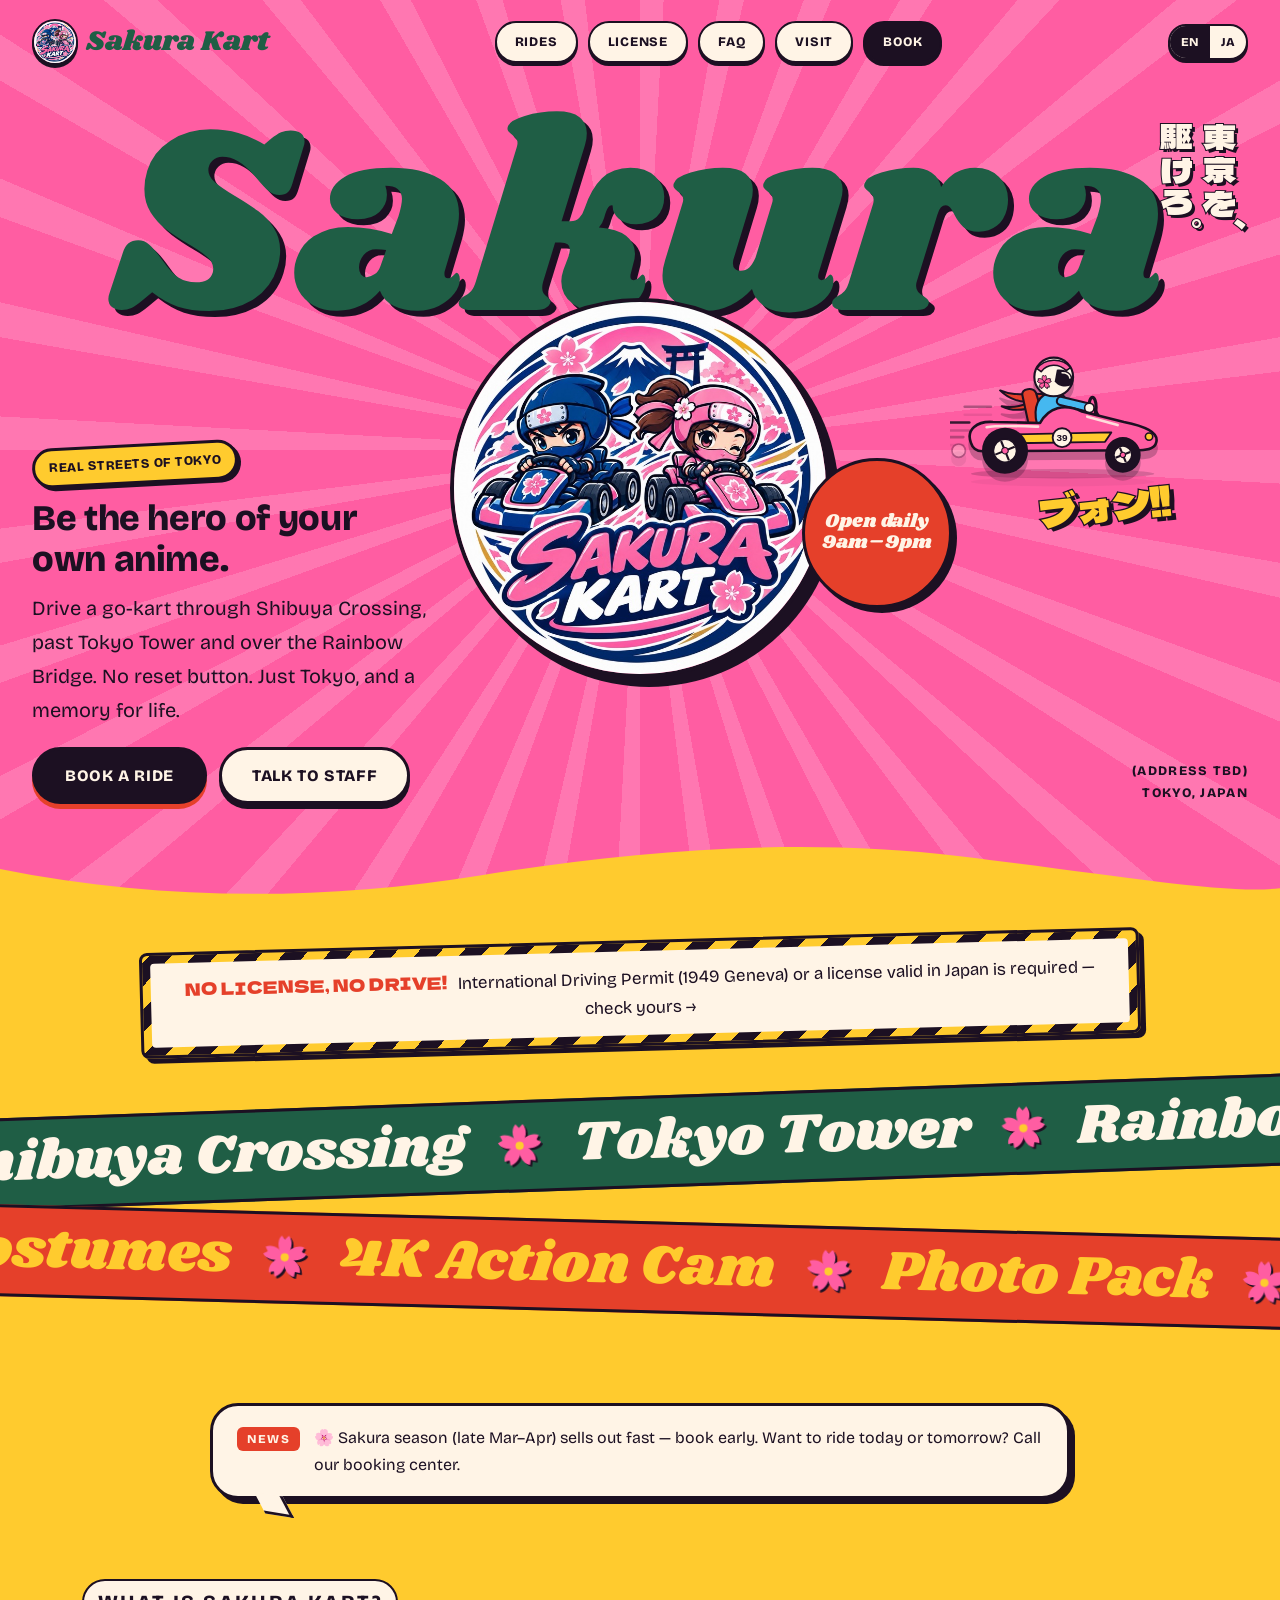
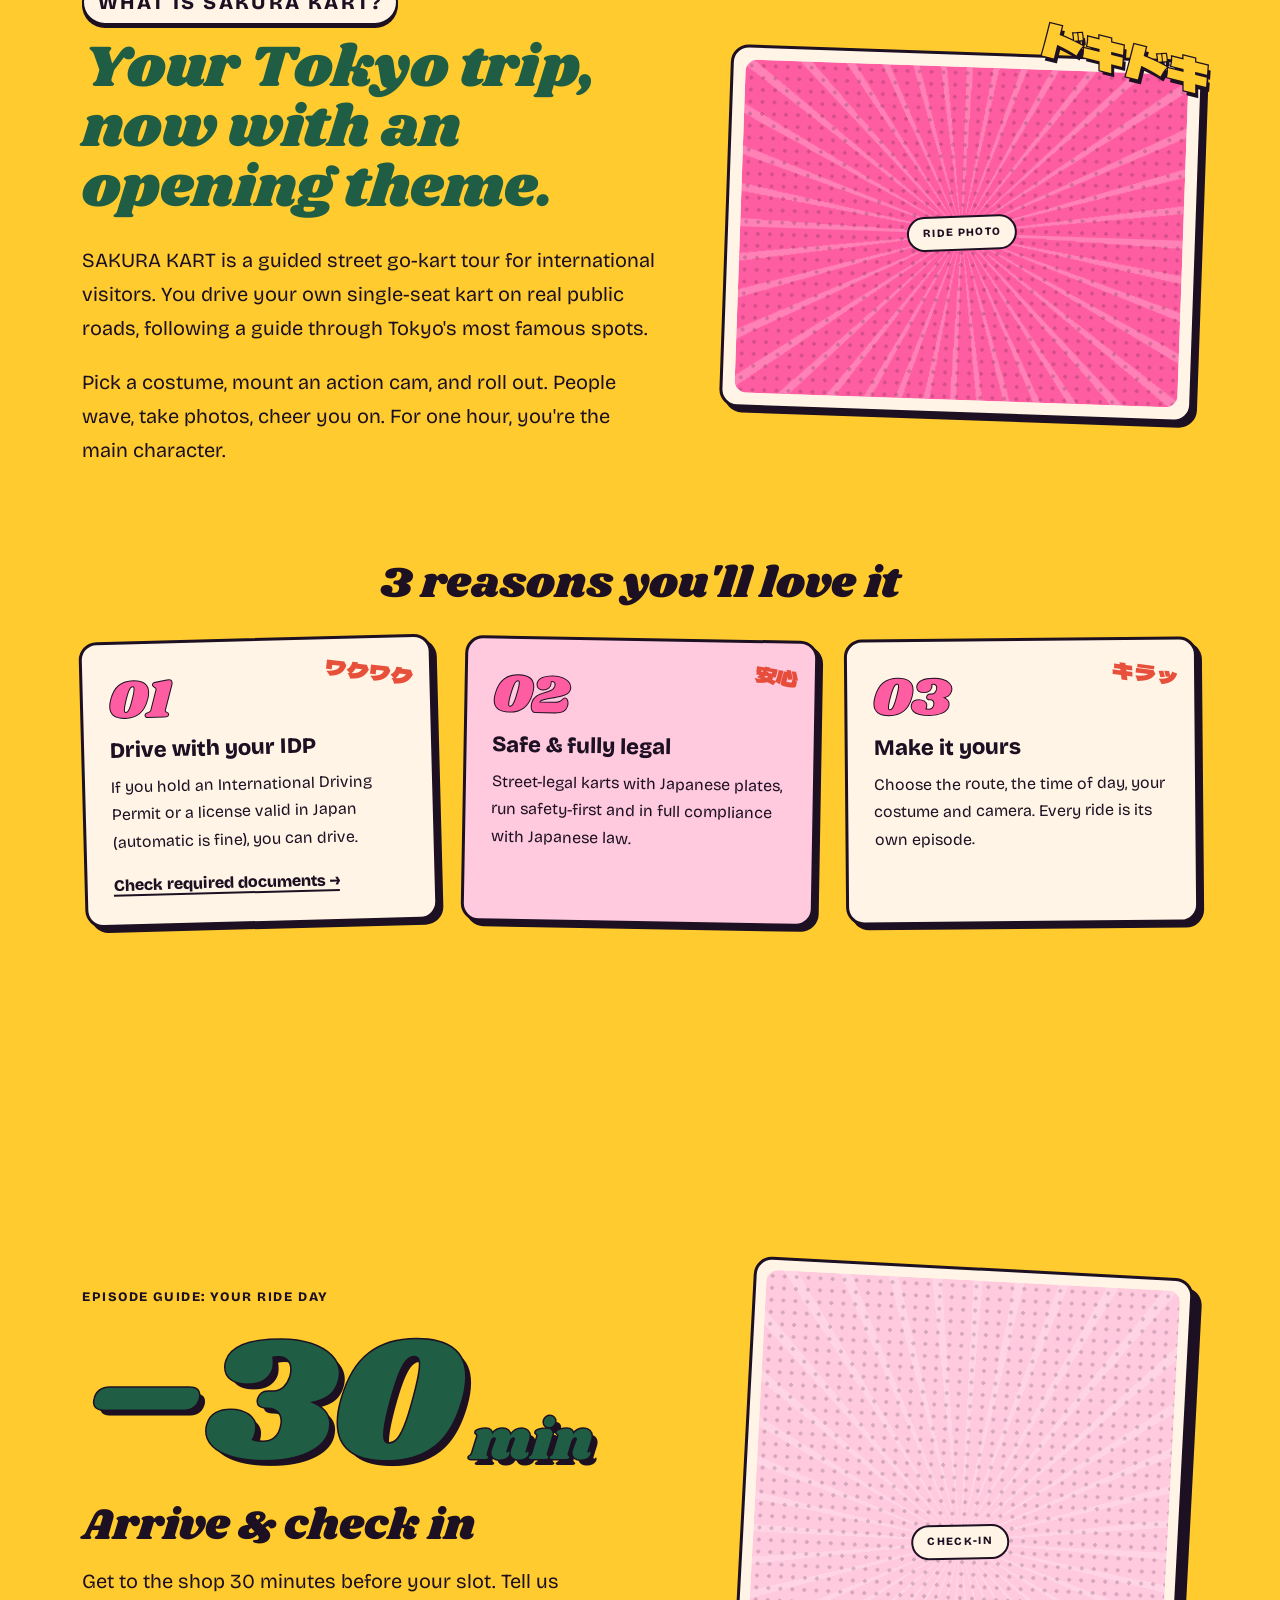
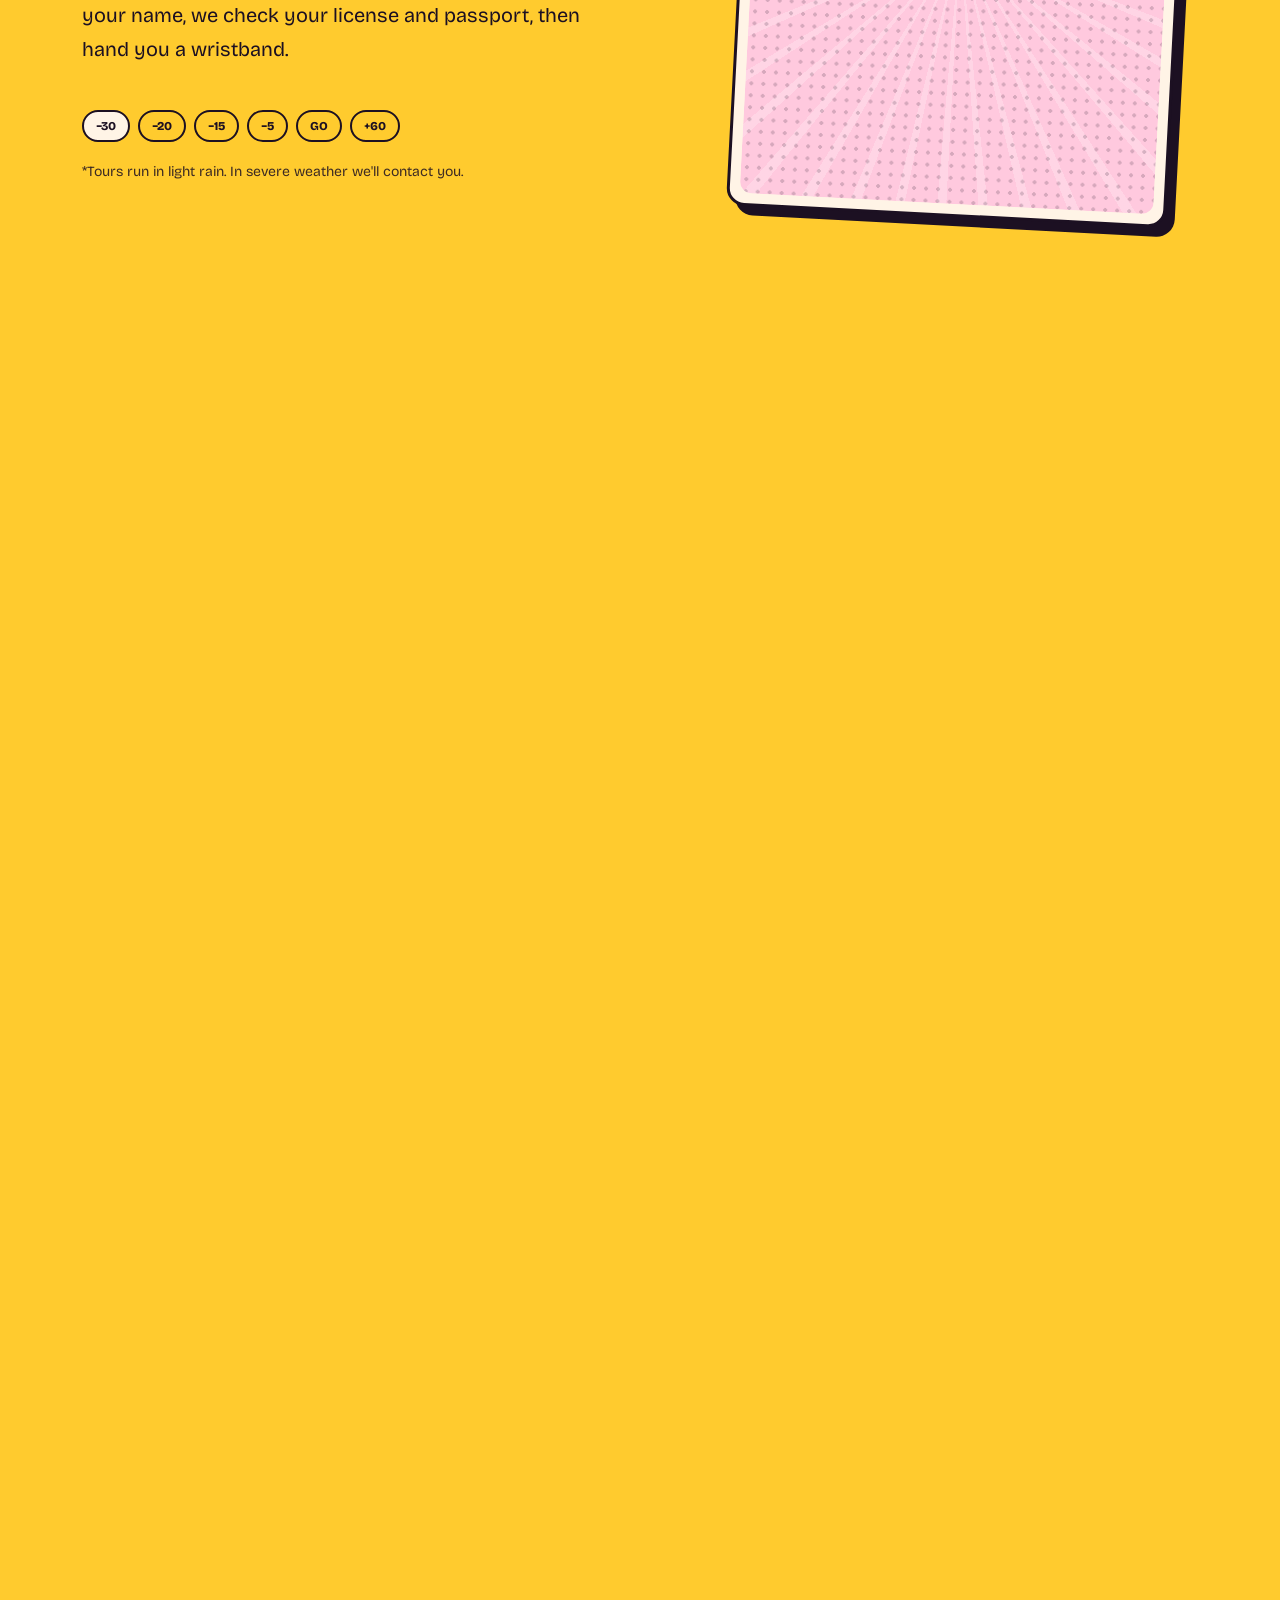
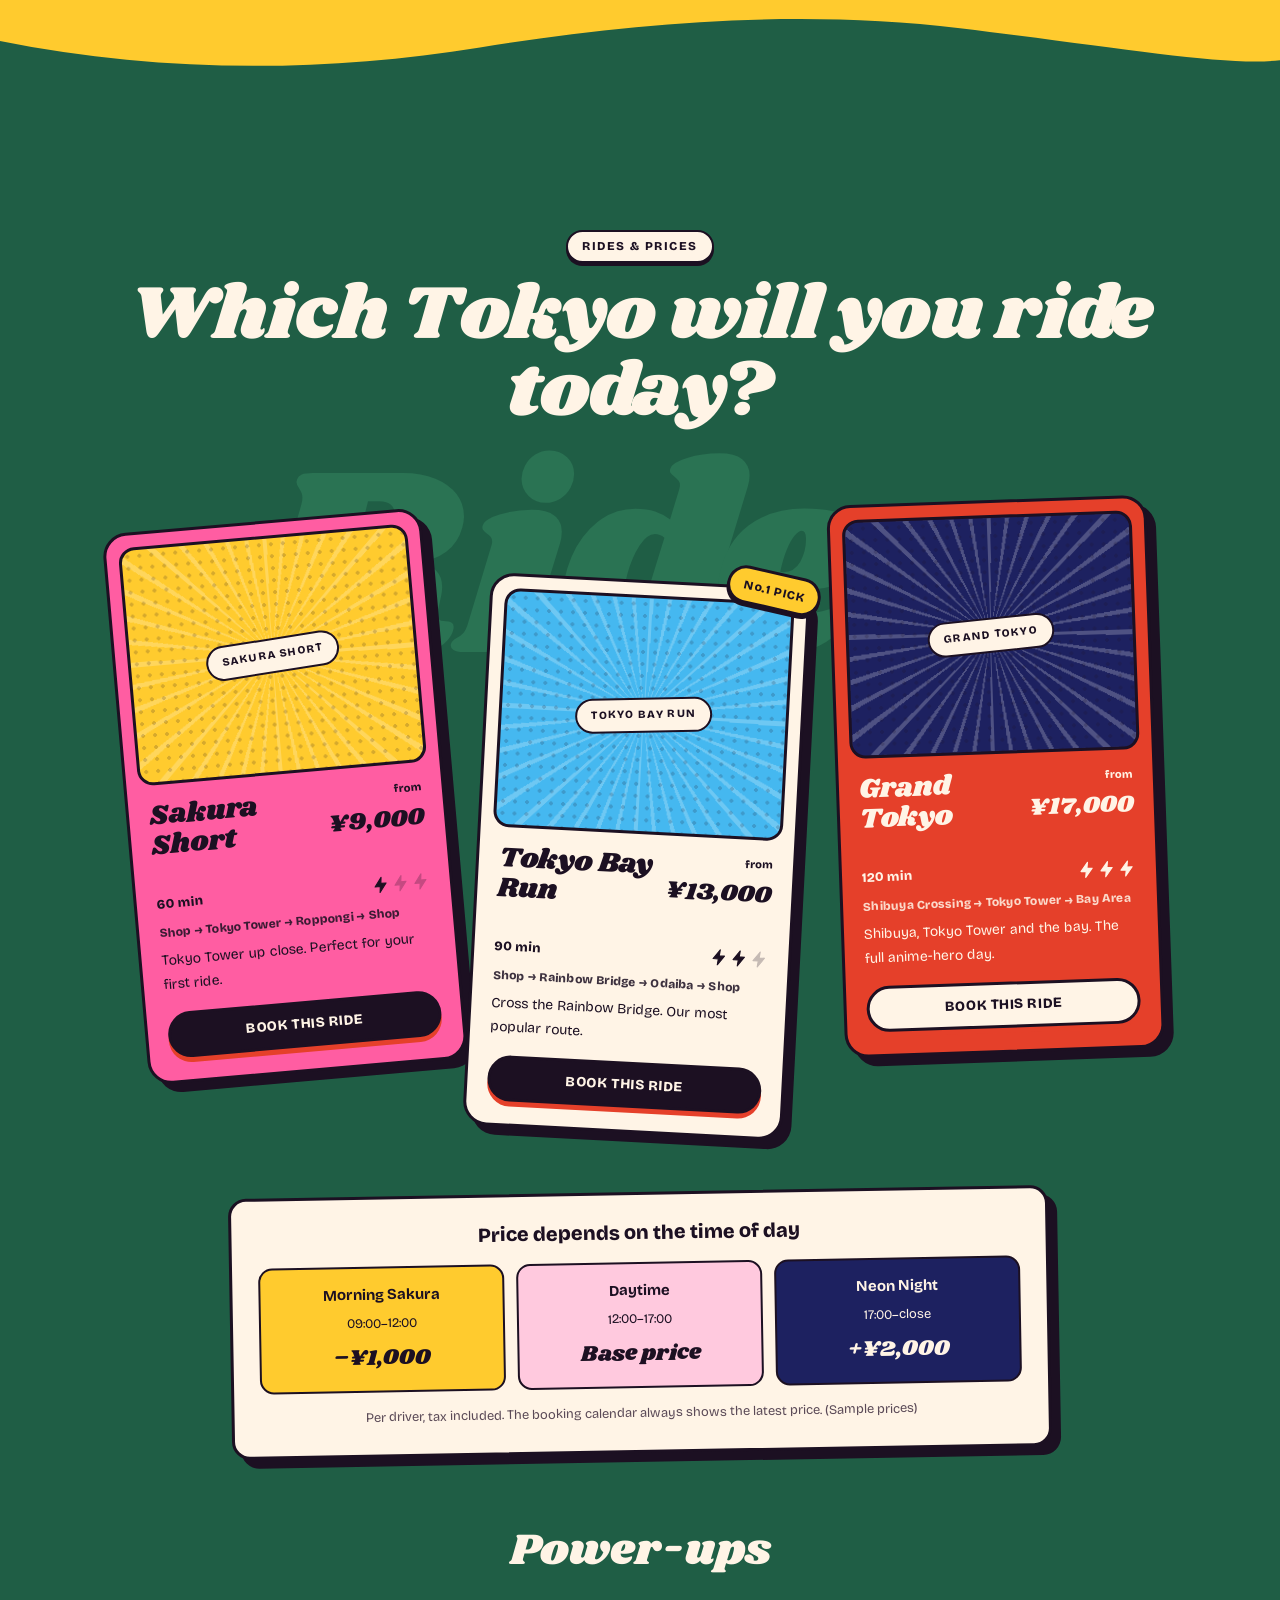
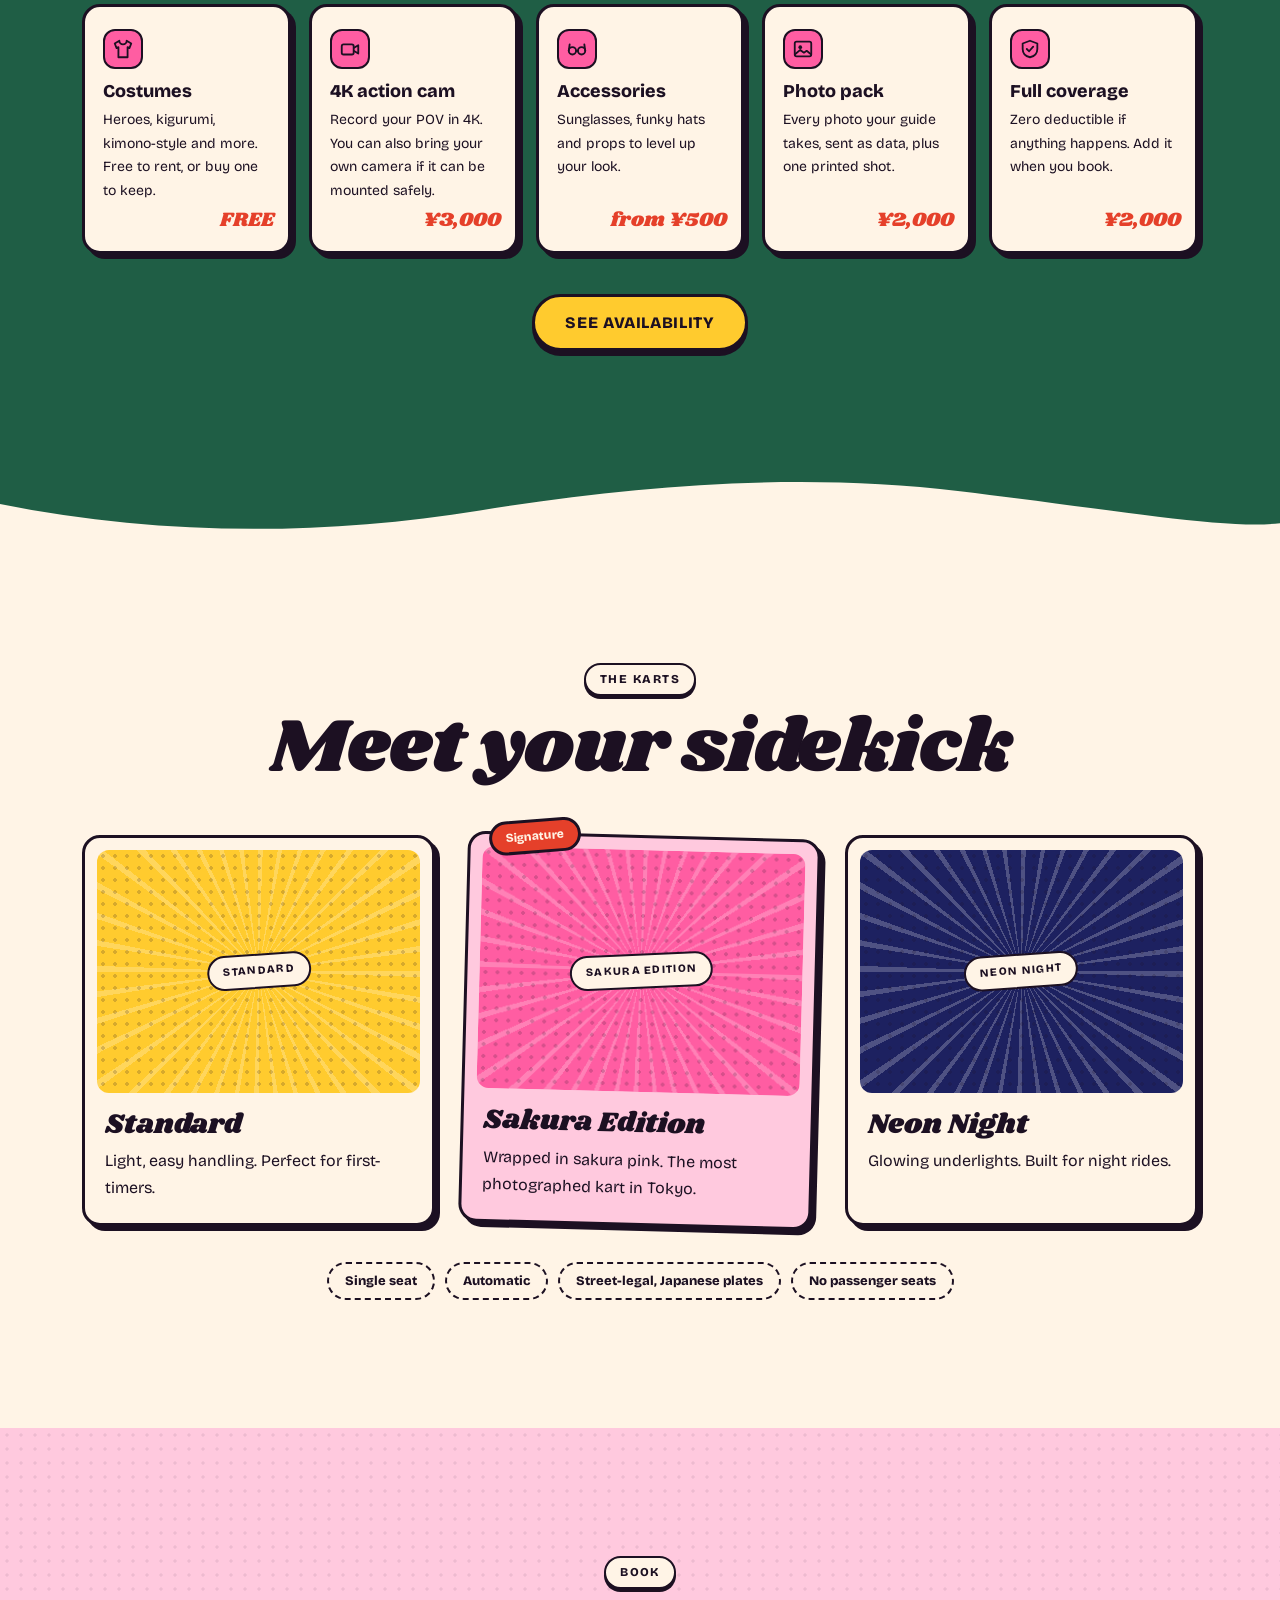
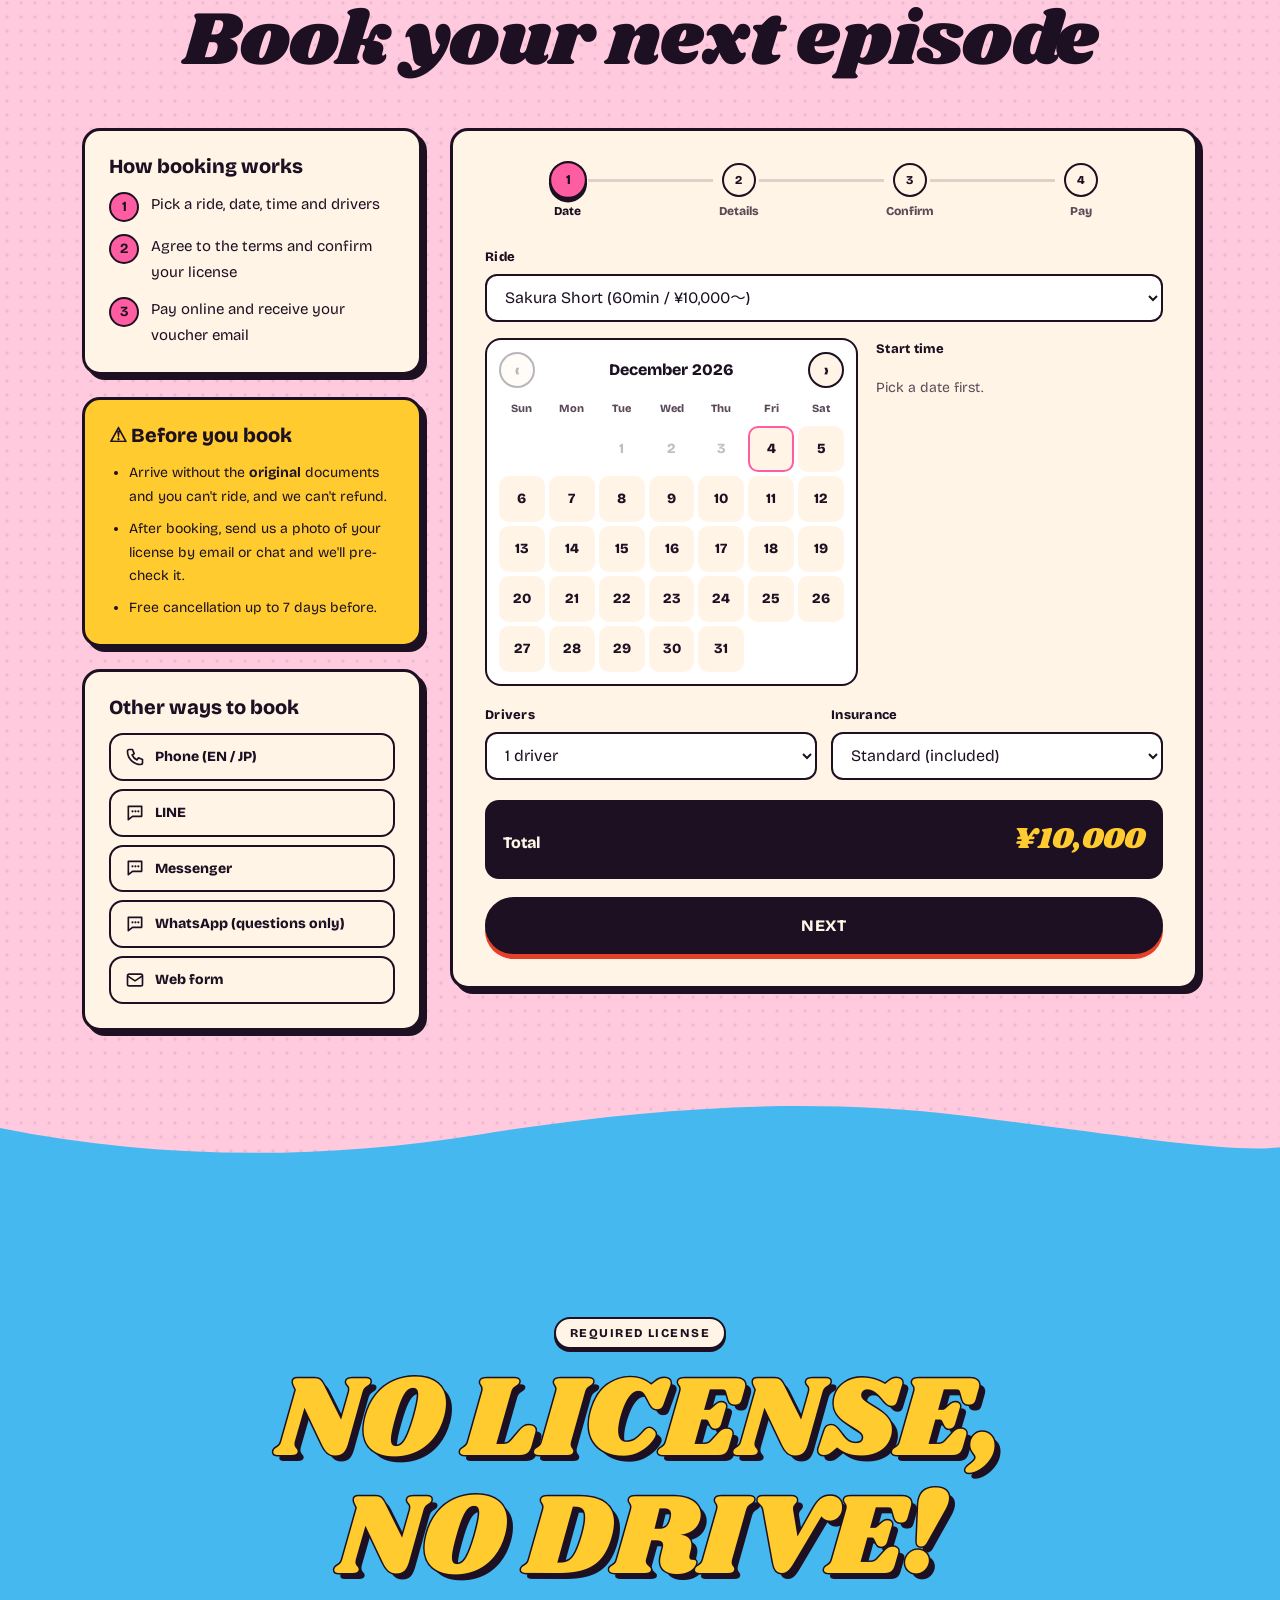
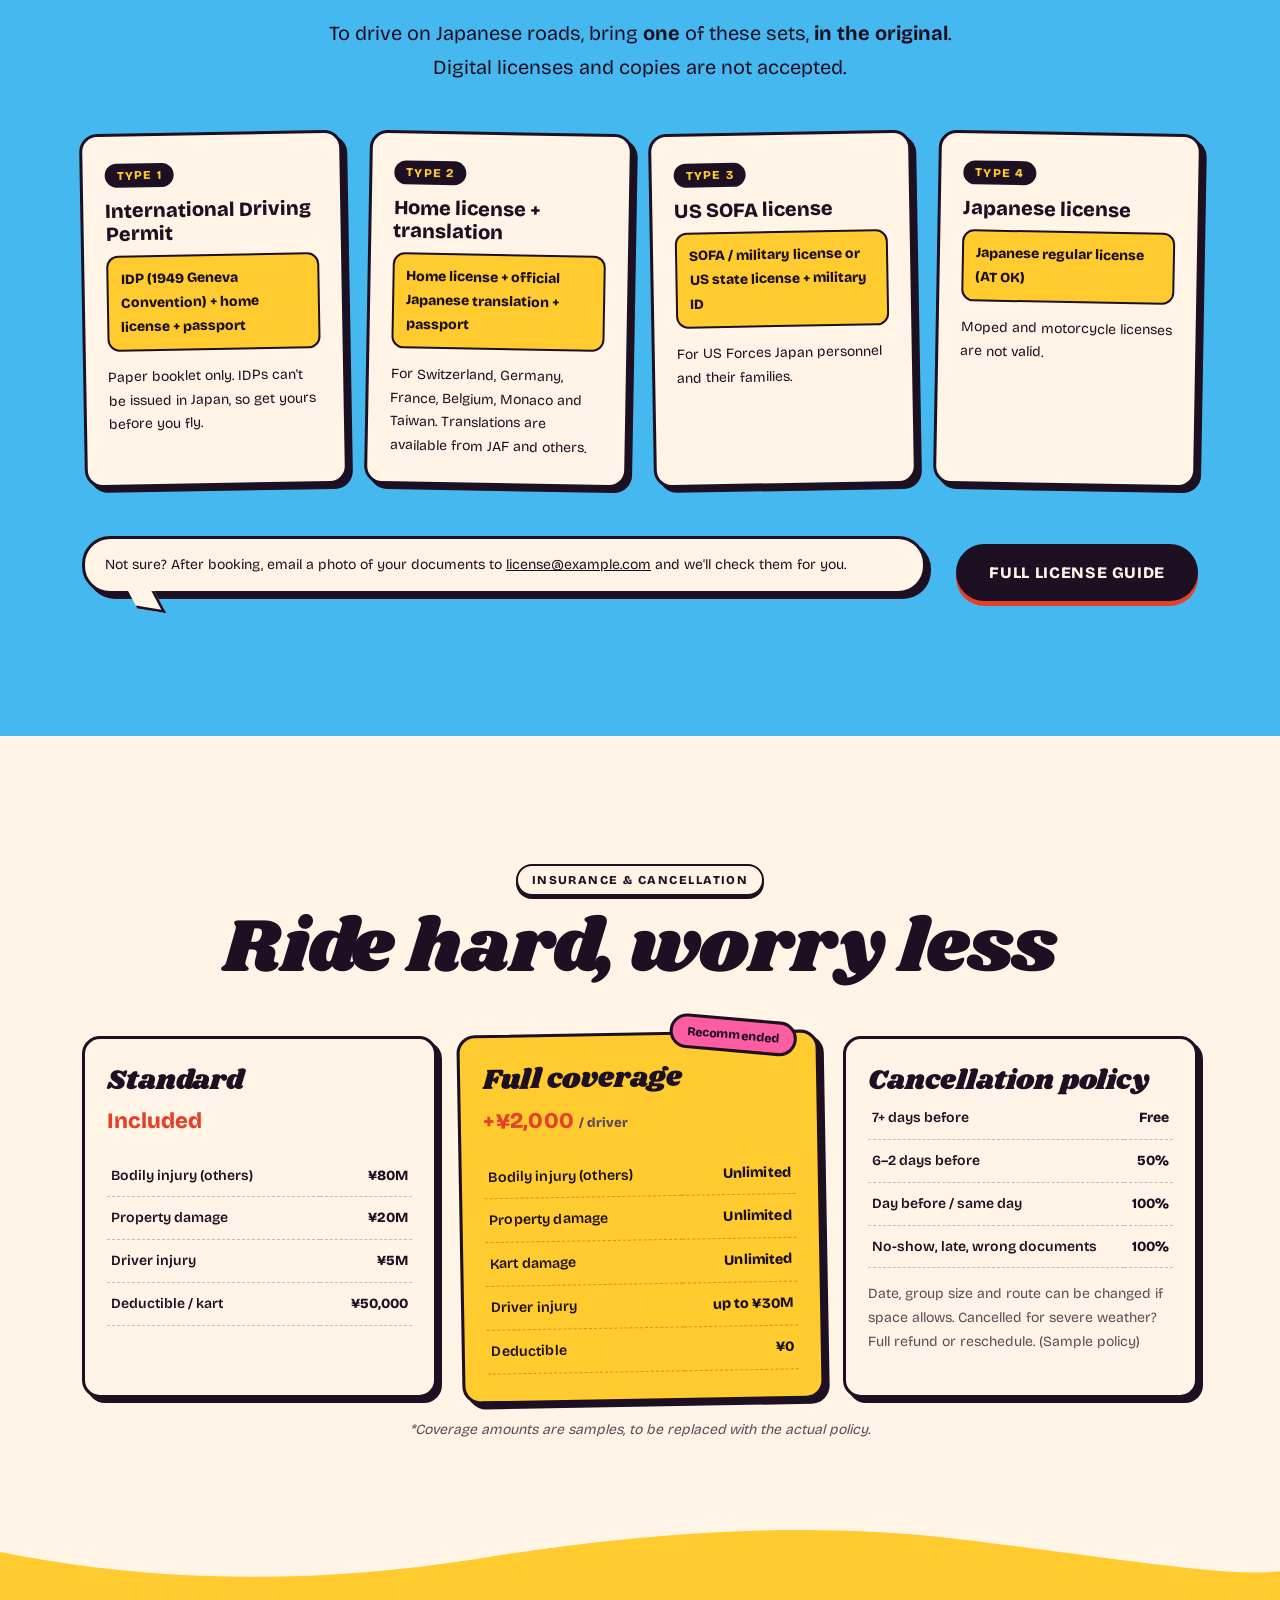
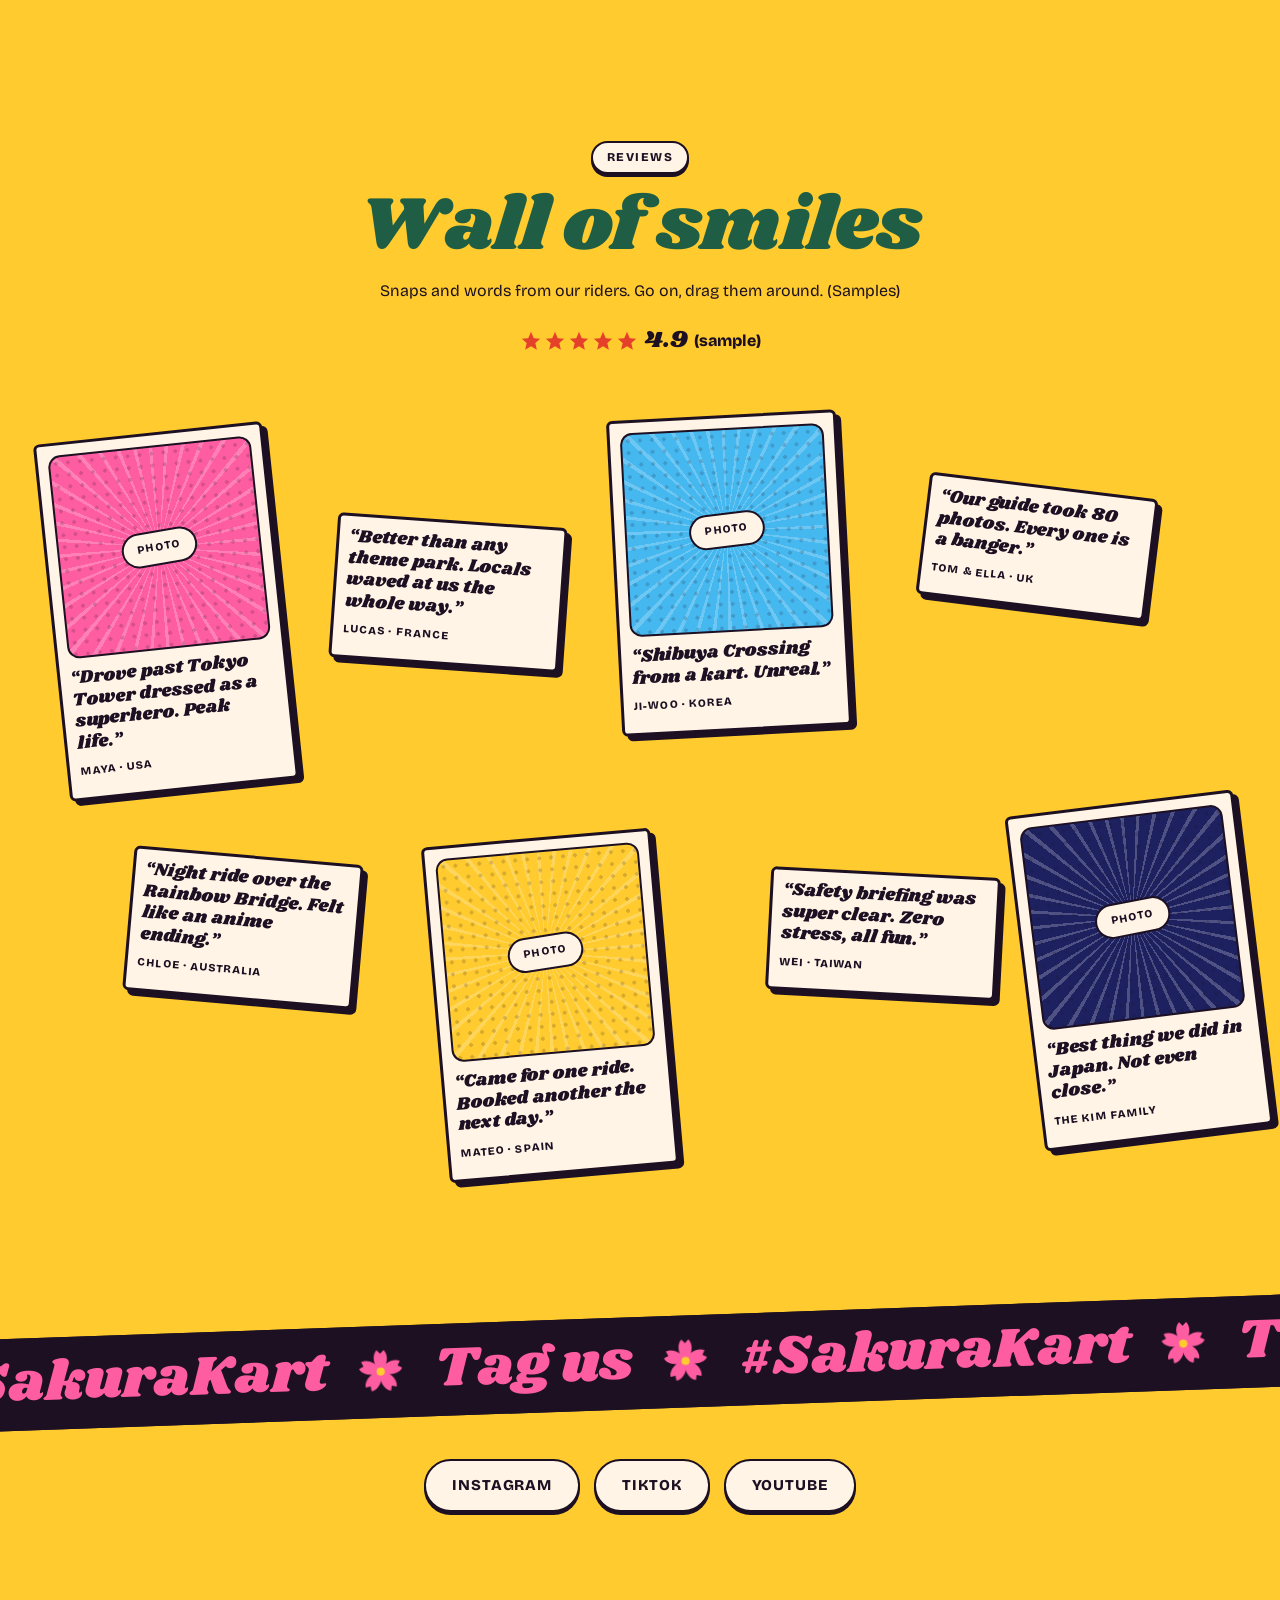
<file: index.html>
<!doctype html>
<html lang="en">
<head>
  <meta charset="utf-8">
  <meta name="viewport" content="width=device-width, initial-scale=1">
  <title data-ja="SAKURA KART｜東京の公道を走るカートツアー">SAKURA KART | Drive a Go-Kart Through Tokyo</title>
  <meta name="description" content="Be the hero of your own anime. Guided street go-kart tours through Shibuya, Tokyo Tower and the Rainbow Bridge for international visitors. Book online in minutes.">
  <meta name="robots" content="noindex">
  <meta name="theme-color" content="#FF5DA2">
  <meta property="og:title" content="SAKURA KART | Drive a Go-Kart Through Tokyo">
  <meta property="og:image" content="images/logo.jpg">
  <link rel="icon" href="images/favicon.png" type="image/png">
  <link rel="apple-touch-icon" href="images/apple-touch-icon.png">
  <link rel="preconnect" href="https://fonts.googleapis.com">
  <link rel="preconnect" href="https://fonts.gstatic.com" crossorigin>
  <link href="https://fonts.googleapis.com/css2?family=Bricolage+Grotesque:opsz,wght@12..96,400;12..96,600;12..96,800&family=Dela+Gothic+One&family=M+PLUS+Rounded+1c:wght@500;800&family=Shrikhand&display=swap" rel="stylesheet">
  <link rel="stylesheet" href="css/tokens.css">
  <link rel="stylesheet" href="css/style.css">
  <script src="js/config.js"></script>
  <script src="js/i18n.js"></script>
  <script src="js/main.js" defer></script>
  <script src="js/fx.js" defer></script>
</head>
<body>
<a class="skip" href="#main" data-ja="本文へスキップ">Skip to content</a>

<!-- ============ アイコン（使い回し用） ============ -->
<svg width="0" height="0" style="position:absolute" aria-hidden="true">
  <symbol id="i-bolt" viewBox="0 0 24 24"><path d="M13 2 4 14h7l-1 8 9-12h-7z" fill="currentColor" stroke="currentColor" stroke-width="1.5" stroke-linejoin="round"/></symbol>
  <symbol id="i-phone" viewBox="0 0 24 24"><path d="M5 3h4l2 5-2.5 1.5a11 11 0 0 0 6 6L16 13l5 2v4a2 2 0 0 1-2 2A16 16 0 0 1 3 5a2 2 0 0 1 2-2z" fill="none" stroke="currentColor" stroke-width="2" stroke-linejoin="round"/></symbol>
  <symbol id="i-mail" viewBox="0 0 24 24"><rect x="3" y="5" width="18" height="14" rx="2" fill="none" stroke="currentColor" stroke-width="2"/><path d="m3 7 9 6 9-6" fill="none" stroke="currentColor" stroke-width="2"/></symbol>
  <symbol id="i-chat" viewBox="0 0 24 24"><path d="M4 4h16v12H9l-5 4z" fill="none" stroke="currentColor" stroke-width="2" stroke-linejoin="round"/><circle cx="9" cy="10" r="1.3" fill="currentColor"/><circle cx="12.5" cy="10" r="1.3" fill="currentColor"/><circle cx="16" cy="10" r="1.3" fill="currentColor"/></symbol>
  <symbol id="i-cam" viewBox="0 0 24 24"><rect x="3" y="7" width="13" height="11" rx="2" fill="none" stroke="currentColor" stroke-width="2"/><path d="m16 11 5-3v9l-5-3" fill="none" stroke="currentColor" stroke-width="2" stroke-linejoin="round"/></symbol>
  <symbol id="i-shirt" viewBox="0 0 24 24"><path d="M8 3 3 6l2 5 2-1v11h10V10l2 1 2-5-5-3a3 3 0 0 1-8 0z" fill="none" stroke="currentColor" stroke-width="2" stroke-linejoin="round"/></symbol>
  <symbol id="i-glasses" viewBox="0 0 24 24"><circle cx="7" cy="14" r="4" fill="none" stroke="currentColor" stroke-width="2"/><circle cx="17" cy="14" r="4" fill="none" stroke="currentColor" stroke-width="2"/><path d="M11 14h2M3 14 4 7m17 7-1-7" stroke="currentColor" stroke-width="2" stroke-linecap="round"/></symbol>
  <symbol id="i-photo" viewBox="0 0 24 24"><rect x="3" y="4" width="18" height="16" rx="2" fill="none" stroke="currentColor" stroke-width="2"/><circle cx="9" cy="10" r="2" fill="currentColor"/><path d="m3 18 6-5 4 3 3-2 5 4" fill="none" stroke="currentColor" stroke-width="2" stroke-linejoin="round"/></symbol>
  <symbol id="i-shield" viewBox="0 0 24 24"><path d="M12 3 4 6v6c0 5 3.5 8 8 9 4.5-1 8-4 8-9V6z" fill="none" stroke="currentColor" stroke-width="2" stroke-linejoin="round"/><path d="m8.5 12 2.5 2.5 4.5-5" fill="none" stroke="currentColor" stroke-width="2" stroke-linecap="round"/></symbol>
  <symbol id="i-pin" viewBox="0 0 24 24"><path d="M12 22s7-7 7-12a7 7 0 0 0-14 0c0 5 7 12 7 12z" fill="none" stroke="currentColor" stroke-width="2"/><circle cx="12" cy="10" r="2.5" fill="currentColor"/></symbol>
  <symbol id="i-arrow" viewBox="0 0 24 24"><path d="M5 12h14m-6-6 6 6-6 6" fill="none" stroke="currentColor" stroke-width="2.5" stroke-linecap="round" stroke-linejoin="round"/></symbol>
  <symbol id="i-star" viewBox="0 0 24 24"><path d="m12 2 3 7 7 .6-5.3 4.6 1.7 7.3L12 17.8 5.6 21.5l1.7-7.3L2 9.6 9 9z" fill="currentColor"/></symbol>
  <symbol id="i-petal" viewBox="0 0 40 40"><path d="M20 38C6 30 4 12 13 3l7 6 7-6c9 9 7 27-7 35z" fill="currentColor"/></symbol>
  <symbol id="i-flower" viewBox="-50 -50 100 100"><g fill="currentColor"><path id="fp" d="M0 0C-14-10-17-32-7-42l7 7 7-7C17-32 14-10 0 0z"/><use href="#fp" transform="rotate(72)"/><use href="#fp" transform="rotate(144)"/><use href="#fp" transform="rotate(216)"/><use href="#fp" transform="rotate(288)"/></g><circle r="8" fill="#FFCB2E"/></symbol>
  <symbol id="wave" viewBox="0 0 1440 80" preserveAspectRatio="none"><path d="M0 40C180 80 360 80 540 48S900 0 1080 24s300 48 360 40V80H0z" fill="currentColor"/></symbol>
</svg>

<!-- ============ ローディング（信号 → よーい、ドン！） ============ -->
<div class="loader" id="loader" aria-hidden="true">
  <div class="loader__burst"></div>
  <div class="loader__lights"><i></i><i></i><i></i></div>
  <img class="loader__kart" src="images/kart.svg" alt="">
  <p class="loader__word"><span class="en">Ready… GO!</span><span class="ja">よーい、ドン！</span></p>
</div>

<!-- ============ ヘッダー ============ -->
<header class="hdr" id="hdr">
  <a href="#top" class="hdr__logo" aria-label="SAKURA KART">
    <img class="hdr__mark" src="images/logo-sm.jpg" alt="" width="44" height="44">
    <span>Sakura Kart</span>
  </a>
  <nav class="hdr__nav" id="global-nav" aria-label="Main">
    <a href="#rides" class="pill" data-ja="コース・料金">Rides</a>
    <a href="#license" class="pill" data-ja="免許">License</a>
    <a href="#faq" class="pill" data-ja="FAQ">FAQ</a>
    <a href="#access" class="pill" data-ja="アクセス">Visit</a>
    <a href="#booking" class="pill pill--ink" data-ja="予約する">Book</a>
  </nav>
  <div class="hdr__right">
    <div class="lang" role="group" aria-label="Language">
      <button type="button" data-lang="en" aria-pressed="true">EN</button>
      <button type="button" data-lang="ja" aria-pressed="false">JA</button>
    </div>
    <button class="hdr__menu pill" type="button" aria-expanded="false" aria-controls="global-nav">
      <span class="en">Menu</span><span class="ja">メニュー</span>
    </button>
  </div>
</header>

<main id="main">

<!-- ============ HERO ============ -->
<section class="hero" id="top">
  <div class="hero__rays" aria-hidden="true"></div>
  <div class="petals" aria-hidden="true"></div>

  <p class="hero__mega" aria-hidden="true">Sakura</p>
  <p class="hero__tate" aria-hidden="true">東京を、<br>駆けろ。</p>

  <div class="hero__stage">
    <img class="hero__logo" id="hero-kart" src="images/logo.jpg" alt="SAKURA KART" width="720" height="720">
    <div class="hero__ride" aria-hidden="true">
      <img class="hero__kart" src="images/kart.svg" alt="" width="420" height="260">
      <span class="sfx hero__sfx">ブォン!!</span>
    </div>
    <a href="#booking" class="badge hero__badge">
      <span class="en">Open daily<br>9am–9pm</span><span class="ja">毎日営業<br>9:00–21:00</span>
    </a>
  </div>

  <div class="hero__foot">
    <div class="hero__copy">
      <span class="tag tag--yellow hero__tag" data-ja="本物の東京の公道を走る">Real streets of Tokyo</span>
      <h1 class="hero__title">
        <span class="en">Be the hero of your own anime.</span>
        <span class="ja">東京で、アニメの主人公になれ。</span>
      </h1>
      <p class="hero__lead" data-ja="渋谷スクランブル交差点、東京タワー、レインボーブリッジ。カートに乗って、本物の東京を駆け抜けよう。リセットボタンはありません。あるのは一生モノの思い出だけ。">
        Drive a go-kart through Shibuya Crossing, past Tokyo Tower and over the Rainbow Bridge. No reset button. Just Tokyo, and a memory for life.
      </p>
      <div class="hero__cta">
        <a href="#booking" class="btn btn--ink" data-ja="ライドを予約する">Book a ride</a>
        <button type="button" class="btn btn--cream" data-open-modal="staff-modal" data-ja="スタッフに相談">Talk to staff</button>
      </div>
    </div>
    <address class="hero__addr">
      <span data-ja="（住所未定）">(Address TBD)</span><br>
      <span data-ja="東京都">Tokyo, Japan</span>
    </address>
  </div>

  <svg class="wave wave--yellow" aria-hidden="true"><use href="#wave"/></svg>
</section>

<!-- ============ 免許の注意（テープ） + 流れる帯 ============ -->
<section class="ribbons" aria-label="Highlights">
  <a href="#license" class="tape">
    <span class="tape__inner">
      <span class="en"><b>NO LICENSE, NO DRIVE!</b> International Driving Permit (1949 Geneva) or a license valid in Japan is required — check yours →</span>
      <span class="ja"><b>免許がないと運転できません！</b> 1949年ジュネーブ条約の国際免許証など、日本で有効な免許証が必要です。チェックする →</span>
    </span>
  </a>

  <div class="marquee marquee--matcha" aria-hidden="true">
    <div class="marquee__track">
      <span>Shibuya Crossing</span><svg><use href="#i-flower"/></svg>
      <span>Tokyo Tower</span><svg><use href="#i-flower"/></svg>
      <span>Rainbow Bridge</span><svg><use href="#i-flower"/></svg>
      <span>Neon Roppongi</span><svg><use href="#i-flower"/></svg>
      <span>Odaiba</span><svg><use href="#i-flower"/></svg>
    </div>
  </div>
  <div class="marquee marquee--shu marquee--rev" aria-hidden="true">
    <div class="marquee__track">
      <span>Costumes</span><svg><use href="#i-flower"/></svg>
      <span>4K Action Cam</span><svg><use href="#i-flower"/></svg>
      <span>Photo Pack</span><svg><use href="#i-flower"/></svg>
      <span>Night Ride</span><svg><use href="#i-flower"/></svg>
      <span>Sakura Season</span><svg><use href="#i-flower"/></svg>
    </div>
  </div>
</section>

<!-- ============ NEWS + ABOUT + 選ばれる理由 ============ -->
<section class="about" id="about">
  <div class="container">
    <div class="news bubble">
      <span class="news__label">NEWS</span>
      <p class="en">🌸 Sakura season (late Mar–Apr) sells out fast — book early. Want to ride today or tomorrow? Call our booking center.</p>
      <p class="ja">🌸 桜の季節（3月下旬〜4月）は予約が埋まりやすいので、お早めに。当日・翌日のご予約はお電話ください。</p>
    </div>

    <div class="about__grid">
      <div class="about__text">
        <p class="eyebrow" data-ja="SAKURA KART とは">What is SAKURA KART?</p>
        <h2 class="h2">
          <span class="en">Your Tokyo trip,<br>now with an opening theme.</span>
          <span class="ja">あなたの東京旅行に、<br>オープニング曲を。</span>
        </h2>
        <div class="en">
          <p>SAKURA KART is a guided street go-kart tour for international visitors. You drive your own single-seat kart on real public roads, following a guide through Tokyo's most famous spots.</p>
          <p>Pick a costume, mount an action cam, and roll out. People wave, take photos, cheer you on. For one hour, you're the main character.</p>
        </div>
        <div class="ja">
          <p>SAKURA KART は、訪日旅行者のためのガイド付き公道カートツアーです。1人乗りのカートを自分で運転し、ガイドの後ろについて東京の名所を走ります。</p>
          <p>衣装を選んで、アクションカメラを付けて、いざ出発。街の人が手を振り、写真を撮り、応援してくれる。その1時間、あなたは主人公です。</p>
        </div>
      </div>
      <figure class="panel about__photo">
        <div class="ph ph--pink" data-label="RIDE PHOTO"></div>
        <figcaption class="sfx sfx--sm">ドキドキ</figcaption>
      </figure>
    </div>

    <h3 class="h3 center" data-ja="選ばれる3つの理由">3 reasons you'll love it</h3>
    <ol class="reasons">
      <li class="panel reason">
        <span class="reason__no">01</span>
        <span class="reason__sfx" aria-hidden="true">ワクワク</span>
        <h4 data-ja="国際免許で運転OK">Drive with your IDP</h4>
        <p data-ja="日本で有効な国際運転免許証や、日本の普通免許（AT限定可）があれば運転できます。">If you hold an International Driving Permit or a license valid in Japan (automatic is fine), you can drive.</p>
        <a href="license.html" class="link" data-ja="必要な免許を確認 →">Check required documents →</a>
      </li>
      <li class="panel reason">
        <span class="reason__no">02</span>
        <span class="reason__sfx" aria-hidden="true">安心</span>
        <h4 data-ja="安全第一・法令遵守">Safe &amp; fully legal</h4>
        <p data-ja="ナンバー付きの公道走行可能な車両を使い、日本の法律に沿って安全第一で運営しています。">Street-legal karts with Japanese plates, run safety-first and in full compliance with Japanese law.</p>
      </li>
      <li class="panel reason">
        <span class="reason__no">03</span>
        <span class="reason__sfx" aria-hidden="true">キラッ</span>
        <h4 data-ja="自分だけの体験に">Make it yours</h4>
        <p data-ja="コース、時間帯、衣装、カメラ。組み合わせ次第で、あなただけのエピソードに。">Choose the route, the time of day, your costume and camera. Every ride is its own episode.</p>
      </li>
    </ol>
  </div>
</section>

<!-- ============ 当日の流れ（スクロールで場面が変わる） ============ -->
<section class="ride" id="ride" aria-labelledby="ride-title">
  <h2 class="sr-only" id="ride-title" data-ja="当日の流れ">Your ride, minute by minute</h2>
  <div class="ride__sticky">
    <div class="ride__inner container">
      <div class="ride__text">
        <p class="ride__eyebrow" data-ja="当日の流れ">Episode guide: your ride day</p>
        <div class="ride__scenes">
          <!-- data-theme でスクロール時の背景色が変わる -->
          <article class="scene" data-theme="yellow">
            <p class="scene__time">−30<small>min</small></p>
            <h3 class="scene__title" data-ja="到着＆受付">Arrive &amp; check in</h3>
            <p data-ja="予約時刻の30分前までにご来店ください。受付で予約名を伝え、免許証とパスポートを確認後、リストバンドをお渡しします。">Get to the shop 30 minutes before your slot. Tell us your name, we check your license and passport, then hand you a wristband.</p>
          </article>
          <article class="scene" data-theme="shu">
            <p class="scene__time">−20<small>min</small></p>
            <h3 class="scene__title" data-ja="申込書＆ロッカー">Paperwork &amp; lockers</h3>
            <p data-ja="参加申込書に記入。免許証と身分証以外の荷物はすべてロッカーへ。">Fill in the participation form. Everything except your ID and license goes into a locker.</p>
          </article>
          <article class="scene" data-theme="sky">
            <p class="scene__time">−15<small>min</small></p>
            <h3 class="scene__title" data-ja="変身タイム！">Transformation time!</h3>
            <p data-ja="好きな衣装とアクセサリーを選んで着替え。アクションカメラを付けたら準備完了。">Pick your costume and accessories, suit up, clip on an action cam. Henshin!</p>
          </article>
          <article class="scene" data-theme="pink">
            <p class="scene__time">−5<small>min</small></p>
            <h3 class="scene__title" data-ja="安全ブリーフィング">Safety briefing</h3>
            <p data-ja="ガイドがカートの操作方法と安全上の注意を説明します。英語・日本語対応。">Your guide walks you through the controls and safety rules, in English or Japanese.</p>
          </article>
          <article class="scene" data-theme="night">
            <p class="scene__time">0:00<small>GO!</small></p>
            <h3 class="scene__title" data-ja="出発！">Hit the streets</h3>
            <p data-ja="ガイドの先導で東京の街へ。名所では写真ストップも。手を振られる準備をしておいてください。">Follow your guide into the city, with photo stops at the big sights. Get ready to be waved at.</p>
          </article>
          <article class="scene" data-theme="matcha">
            <p class="scene__time">+60<small>min</small></p>
            <h3 class="scene__title" data-ja="写真と思い出">Photos &amp; memories</h3>
            <p data-ja="ガイドが撮った写真をその場でお渡し。またすぐ乗りたくなるはずです。">Your guide's photos are shared on the spot. Warning: one ride is never enough.</p>
          </article>
        </div>
        <div class="ride__pills" aria-hidden="true">
          <span>−30</span><span>−20</span><span>−15</span><span>−5</span><span>GO</span><span>+60</span>
        </div>
        <p class="ride__note" data-ja="※基本的に雨天でも実施します。荒天の場合は店舗からご連絡します。">*Tours run in light rain. In severe weather we'll contact you.</p>
      </div>
      <div class="ride__cards" aria-hidden="true">
        <div class="ride__card"><div class="ph ph--cream" data-label="CHECK-IN"></div></div>
        <div class="ride__card"><div class="ph ph--yellow" data-label="LOCKERS"></div></div>
        <div class="ride__card"><div class="ph ph--pink" data-label="COSTUMES"></div></div>
        <div class="ride__card"><div class="ph ph--sky" data-label="BRIEFING"></div></div>
        <div class="ride__card"><div class="ph ph--night" data-label="ON THE ROAD"></div></div>
        <div class="ride__card"><div class="ph ph--shu" data-label="PHOTOS"></div></div>
      </div>
    </div>
  </div>
</section>

<!-- ============ コース・料金（緑の面 + 巨大ワード + 傾いたカード） ============ -->
<section class="rides" id="rides">
  <svg class="wave wave--matcha wave--top" aria-hidden="true"><use href="#wave"/></svg>
  <p class="mega mega--pink" aria-hidden="true">Rides</p>
  <div class="container">
    <div class="sec-head sec-head--light">
      <p class="eyebrow" data-ja="コースと料金">Rides &amp; prices</p>
      <h2 class="h2" data-ja="今日はどの東京を走る？">Which Tokyo will you ride today?</h2>
    </div>

    <div class="course-list" id="course-list"><!-- js/main.js が config.js から描画 --></div>

    <div class="bands">
      <h3 class="bands__title" data-ja="時間帯で料金が変わります">Price depends on the time of day</h3>
      <ul class="bands__list" id="band-list"><!-- JS --></ul>
      <p class="bands__note" data-ja="料金は1名あたり・税込。表示は目安で、予約カレンダーの金額が最新です。（サンプル価格）">Per driver, tax included. The booking calendar always shows the latest price. (Sample prices)</p>
    </div>

    <h3 class="h3 h3--light center" data-ja="オプション">Power-ups</h3>
    <ul class="options">
      <li class="option">
        <svg class="option__ic"><use href="#i-shirt"/></svg>
        <h4 data-ja="コスチューム">Costumes</h4>
        <p data-ja="ヒーロー、着ぐるみ、和装まで。レンタル無料、購入もできます。">Heroes, kigurumi, kimono-style and more. Free to rent, or buy one to keep.</p>
        <span class="option__price" data-ja="無料">FREE</span>
      </li>
      <li class="option">
        <svg class="option__ic"><use href="#i-cam"/></svg>
        <h4 data-ja="4Kアクションカメラ">4K action cam</h4>
        <p data-ja="自分目線の走行動画を記録。お手持ちのカメラの持ち込みも可（安全な装着に限る）。">Record your POV in 4K. You can also bring your own camera if it can be mounted safely.</p>
        <span class="option__price">¥3,000</span>
      </li>
      <li class="option">
        <svg class="option__ic"><use href="#i-glasses"/></svg>
        <h4 data-ja="アクセサリー">Accessories</h4>
        <p data-ja="サングラス、帽子、小物で衣装をもう一段アップ。">Sunglasses, funky hats and props to level up your look.</p>
        <span class="option__price" data-ja="¥500〜">from ¥500</span>
      </li>
      <li class="option">
        <svg class="option__ic"><use href="#i-photo"/></svg>
        <h4 data-ja="フォトパック">Photo pack</h4>
        <p data-ja="ガイドが撮影した走行写真をデータでお渡し。プリント1枚付き。">Every photo your guide takes, sent as data, plus one printed shot.</p>
        <span class="option__price">¥2,000</span>
      </li>
      <li class="option">
        <svg class="option__ic"><use href="#i-shield"/></svg>
        <h4 data-ja="フルカバー保険">Full coverage</h4>
        <p data-ja="万一の事故でも免責額ゼロ。予約時に追加できます。">Zero deductible if anything happens. Add it when you book.</p>
        <span class="option__price" id="opt-ins-price">¥2,000</span>
      </li>
    </ul>
    <p class="center"><a href="#booking" class="btn btn--yellow" data-ja="空き状況を見る">See availability</a></p>
  </div>
  <svg class="wave wave--cream" aria-hidden="true"><use href="#wave"/></svg>
</section>

<!-- ============ 車両 ============ -->
<section class="karts section" id="karts">
  <div class="container">
    <div class="sec-head">
      <p class="eyebrow" data-ja="車両">The karts</p>
      <h2 class="h2" data-ja="あなたの相棒を選べ">Meet your sidekick</h2>
    </div>
    <div class="kart-grid">
      <article class="panel kart">
        <div class="ph ph--yellow" data-label="STANDARD"></div>
        <h3 data-ja="スタンダード">Standard</h3>
        <p data-ja="軽くて素直なハンドリング。はじめてでも安心。">Light, easy handling. Perfect for first-timers.</p>
      </article>
      <article class="panel kart kart--hot">
        <span class="kart__badge" data-ja="看板マシン">Signature</span>
        <div class="ph ph--pink" data-label="SAKURA EDITION"></div>
        <h3 data-ja="サクラエディション">Sakura Edition</h3>
        <p data-ja="桜ピンクのラッピング。写真映えNo.1。">Wrapped in sakura pink. The most photographed kart in Tokyo.</p>
      </article>
      <article class="panel kart">
        <div class="ph ph--night" data-label="NEON NIGHT"></div>
        <h3 data-ja="ネオンナイト">Neon Night</h3>
        <p data-ja="光るアンダーライト付き。夜のツアーで主役に。">Glowing underlights. Built for night rides.</p>
      </article>
    </div>
    <ul class="spec-chips">
      <li data-ja="1人乗り">Single seat</li>
      <li data-ja="オートマ">Automatic</li>
      <li data-ja="公道走行可（ナンバー付き）">Street-legal, Japanese plates</li>
      <li data-ja="2人乗りはありません">No passenger seats</li>
    </ul>
  </div>
</section>

<!-- ============ 予約 ============ -->
<section class="booking section" id="booking">
  <div class="container">
    <div class="sec-head">
      <p class="eyebrow" data-ja="予約">Book</p>
      <h2 class="h2" data-ja="次のエピソードを予約しよう">Book your next episode</h2>
    </div>

    <div class="booking__grid">
      <aside class="booking__side">
        <div class="panel panel--pad">
          <h3 class="h4" data-ja="予約の流れ">How booking works</h3>
          <ol class="steps-mini">
            <li><b>1</b><span data-ja="コース・日時・人数を選ぶ">Pick a ride, date, time and drivers</span></li>
            <li><b>2</b><span data-ja="利用規約に同意し、免許の条件を確認する">Agree to the terms and confirm your license</span></li>
            <li><b>3</b><span data-ja="オンライン決済 → 確認メール（バウチャー）を受け取る">Pay online and receive your voucher email</span></li>
          </ol>
        </div>

        <div class="panel panel--pad panel--yellow">
          <h3 class="h4" data-ja="⚠ 予約の前に">⚠ Before you book</h3>
          <ul class="dots">
            <li data-ja="<b>原本の書類を忘れると参加できず、返金もできません。</b>">Arrive without the <b>original</b> documents and you can't ride, and we can't refund.</li>
            <li data-ja="予約後に免許の写真をメールかチャットで送れば、事前にチェックします。">After booking, send us a photo of your license by email or chat and we'll pre-check it.</li>
            <li data-ja="無料キャンセルは7日前まで。">Free cancellation up to 7 days before.</li>
          </ul>
        </div>

        <div class="panel panel--pad">
          <h3 class="h4" data-ja="ほかの予約方法">Other ways to book</h3>
          <ul class="contact-list" data-contacts>
            <li><a data-c="phone"><svg><use href="#i-phone"/></svg><span data-ja="電話（英語/日本語）">Phone (EN / JP)</span></a></li>
            <li><a data-c="line"><svg><use href="#i-chat"/></svg><span>LINE</span></a></li>
            <li><a data-c="messenger"><svg><use href="#i-chat"/></svg><span>Messenger</span></a></li>
            <li><a data-c="whatsapp"><svg><use href="#i-chat"/></svg><span data-ja="WhatsApp（質問のみ）">WhatsApp (questions only)</span></a></li>
            <li><a data-c="form"><svg><use href="#i-mail"/></svg><span data-ja="Webフォーム">Web form</span></a></li>
          </ul>
        </div>
      </aside>

      <div class="panel booking-widget">
        <ol class="booking-steps">
          <li class="is-active"><span>1</span><em data-ja="日時">Date</em></li>
          <li><span>2</span><em data-ja="情報">Details</em></li>
          <li><span>3</span><em data-ja="確認">Confirm</em></li>
          <li><span>4</span><em data-ja="お支払い">Pay</em></li>
        </ol>

        <form id="booking-form" novalidate>
          <!-- STEP 1 -->
          <fieldset class="bw-step" data-step="1">
            <legend class="sr-only" data-ja="日時を選択">Choose date and time</legend>
            <label class="field">
              <span class="field__label" data-ja="コース">Ride</span>
              <select id="bw-course"></select>
            </label>
            <div class="bw-cal-wrap">
              <div id="calendar" class="cal"></div>
              <div>
                <p class="field__label" data-ja="出発時刻">Start time</p>
                <div id="slots" class="slots"></div>
              </div>
            </div>
            <div class="bw-row">
              <label class="field">
                <span class="field__label" data-ja="運転する人数">Drivers</span>
                <select id="bw-drivers"></select>
              </label>
              <label class="field">
                <span class="field__label" data-ja="保険">Insurance</span>
                <select id="bw-insurance"></select>
              </label>
            </div>
            <div class="bw-total">
              <span data-ja="合計">Total</span>
              <strong id="bw-total">¥0</strong>
            </div>
            <button type="button" class="btn btn--ink btn--block" data-next data-ja="次へ">Next</button>
          </fieldset>

          <!-- STEP 2 -->
          <fieldset class="bw-step" data-step="2" hidden>
            <legend class="sr-only" data-ja="お客様情報">Your details</legend>
            <label class="field">
              <span class="field__label" data-ja="氏名（パスポート表記）">Full name (as on passport)</span>
              <input name="name" autocomplete="name" required>
            </label>
            <div class="bw-row">
              <label class="field">
                <span class="field__label" data-ja="メールアドレス">Email</span>
                <input name="email" type="email" autocomplete="email" required>
              </label>
              <label class="field">
                <span class="field__label" data-ja="電話番号 / WhatsApp">Phone / WhatsApp</span>
                <input name="phone" type="tel" autocomplete="tel" required>
              </label>
            </div>
            <div class="bw-row">
              <label class="field">
                <span class="field__label" data-ja="国">Country</span>
                <input name="country" autocomplete="country-name" required>
              </label>
              <label class="field">
                <span class="field__label" data-ja="免許証の種類">Type of license</span>
                <select name="permit" required>
                  <option value="" data-ja="選択してください">Select…</option>
                  <option value="idp" data-ja="国際運転免許証（1949年ジュネーブ条約）">International Driving Permit (1949 Geneva)</option>
                  <option value="translation" data-ja="本国の免許証＋公式日本語翻訳文">Home license + official Japanese translation</option>
                  <option value="japan" data-ja="日本の運転免許証">Japanese driver's license</option>
                  <option value="sofa" data-ja="米国SOFA免許証">US SOFA license</option>
                </select>
              </label>
            </div>
            <label class="check">
              <input type="checkbox" name="agree">
              <span>
                <span class="en">Every driver will bring a valid license in the original, and I agree to the <a href="terms.html" target="_blank">Terms &amp; Cancellation Policy</a>.</span>
                <span class="ja">参加者全員が有効な免許証の原本を持参すること、<a href="terms.html" target="_blank">利用規約・キャンセルポリシー</a>に同意します。</span>
              </span>
            </label>
            <p class="bw-error" id="bw-error" role="alert" hidden></p>
            <div class="bw-nav">
              <button type="button" class="btn btn--cream" data-prev data-ja="戻る">Back</button>
              <button type="button" class="btn btn--ink" data-next data-ja="確認へ">Review</button>
            </div>
          </fieldset>

          <!-- STEP 3 -->
          <fieldset class="bw-step" data-step="3" hidden>
            <legend class="sr-only" data-ja="確認">Confirm</legend>
            <dl class="summary" id="bw-summary"></dl>
            <p class="bw-paynote" data-ja="決済ページへ移動して予約を完了します。完了後、確認メール（バウチャー）が届きます。">You'll be taken to a secure payment page to finish. Your voucher email arrives right after.</p>
            <div class="bw-nav">
              <button type="button" class="btn btn--cream" data-prev data-ja="戻る">Back</button>
              <button type="submit" class="btn btn--pink" data-ja="お支払いへ進む">Proceed to Payment</button>
            </div>
          </fieldset>
        </form>
      </div>
    </div>
  </div>
</section>

<!-- ============ 免許 ============ -->
<section class="license section" id="license">
  <svg class="wave wave--sky wave--top" aria-hidden="true"><use href="#wave"/></svg>
  <div class="container">
    <div class="sec-head">
      <p class="eyebrow" data-ja="必要な免許">Required license</p>
      <h2 class="h2 license__h">NO LICENSE,<br>NO DRIVE!</h2>
      <p class="lead" data-ja="日本の公道を走るため、次のいずれかの組み合わせを<b>原本で</b>お持ちください。デジタル免許・コピーは使えません。">To drive on Japanese roads, bring <b>one</b> of these sets, <b>in the original</b>. Digital licenses and copies are not accepted.</p>
    </div>
    <div class="lic-grid">
      <article class="panel lic">
        <span class="lic__no">TYPE 1</span>
        <h3 data-ja="国際運転免許証（IDP）">International Driving Permit</h3>
        <p class="lic__set" data-ja="IDP（1949年ジュネーブ条約）＋ 本国の免許証 ＋ パスポート">IDP (1949 Geneva Convention) + home license + passport</p>
        <p data-ja="紙の冊子タイプのみ有効。日本では発行できないので、来日前に母国で取得してください。">Paper booklet only. IDPs can't be issued in Japan, so get yours before you fly.</p>
      </article>
      <article class="panel lic">
        <span class="lic__no">TYPE 2</span>
        <h3 data-ja="本国の免許＋日本語翻訳文">Home license + translation</h3>
        <p class="lic__set" data-ja="本国の免許証 ＋ 公式日本語翻訳文 ＋ パスポート">Home license + official Japanese translation + passport</p>
        <p data-ja="スイス・ドイツ・フランス・ベルギー・モナコ・台湾の方が対象。翻訳文は JAF などで取得できます。">For Switzerland, Germany, France, Belgium, Monaco and Taiwan. Translations are available from JAF and others.</p>
      </article>
      <article class="panel lic">
        <span class="lic__no">TYPE 3</span>
        <h3 data-ja="米国SOFA免許">US SOFA license</h3>
        <p class="lic__set" data-ja="SOFA免許 または 米国州免許 ＋ 軍ID">SOFA / military license or US state license + military ID</p>
        <p data-ja="在日米軍の関係者とご家族が対象です。">For US Forces Japan personnel and their families.</p>
      </article>
      <article class="panel lic">
        <span class="lic__no">TYPE 4</span>
        <h3 data-ja="日本の運転免許証">Japanese license</h3>
        <p class="lic__set" data-ja="日本の普通免許（AT限定可）">Japanese regular license (AT OK)</p>
        <p data-ja="原付・二輪の免許では運転できません。">Moped and motorcycle licenses are not valid.</p>
      </article>
    </div>
    <div class="lic-foot">
      <p class="bubble bubble--sm">
        <span class="en">Not sure? After booking, email a photo of your documents to <a data-c="licenseEmail"></a> and we'll check them for you.</span>
        <span class="ja">不安な方は、予約後に書類の写真を <a data-c="licenseEmail"></a> に送ってください。事前に確認します。</span>
      </p>
      <a href="license.html" class="btn btn--ink" data-ja="免許ガイドを詳しく見る">Full license guide</a>
    </div>
  </div>
</section>

<!-- ============ 保険・キャンセル ============ -->
<section class="cover section" id="insurance">
  <div class="container">
    <div class="sec-head">
      <p class="eyebrow" data-ja="保険とキャンセル">Insurance &amp; cancellation</p>
      <h2 class="h2" data-ja="安心して、全力で楽しもう">Ride hard, worry less</h2>
    </div>
    <div class="plans">
      <article class="panel plan">
        <h3 data-ja="標準プラン">Standard</h3>
        <p class="plan__price" data-ja="料金に含む">Included</p>
        <table class="plan__table">
          <tr><th data-ja="対人（運転者以外）">Bodily injury (others)</th><td>¥80M</td></tr>
          <tr><th data-ja="対物">Property damage</th><td>¥20M</td></tr>
          <tr><th data-ja="運転者のけが">Driver injury</th><td>¥5M</td></tr>
          <tr><th data-ja="免責額（1台）">Deductible / kart</th><td class="ins-deductible">¥50,000</td></tr>
        </table>
      </article>
      <article class="panel plan plan--full">
        <span class="plan__badge" data-ja="おすすめ">Recommended</span>
        <h3 data-ja="フルカバー">Full coverage</h3>
        <p class="plan__price"><span class="ins-full">+¥2,000</span> <small data-ja="/ 1名">/ driver</small></p>
        <table class="plan__table">
          <tr><th data-ja="対人（運転者以外）">Bodily injury (others)</th><td data-ja="無制限">Unlimited</td></tr>
          <tr><th data-ja="対物">Property damage</th><td data-ja="無制限">Unlimited</td></tr>
          <tr><th data-ja="カートの損害">Kart damage</th><td data-ja="無制限">Unlimited</td></tr>
          <tr><th data-ja="運転者のけが">Driver injury</th><td data-ja="最大 ¥30M">up to ¥30M</td></tr>
          <tr><th data-ja="免責額">Deductible</th><td>¥0</td></tr>
        </table>
      </article>
      <article class="panel plan plan--cancel">
        <h3 data-ja="キャンセルポリシー">Cancellation policy</h3>
        <table class="plan__table">
          <tr><th data-ja="7日前まで">7+ days before</th><td data-ja="無料">Free</td></tr>
          <tr><th data-ja="6〜2日前">6–2 days before</th><td>50%</td></tr>
          <tr><th data-ja="前日・当日">Day before / same day</th><td>100%</td></tr>
          <tr><th data-ja="無断不参加・遅刻・書類不備">No-show, late, wrong documents</th><td>100%</td></tr>
        </table>
        <p class="small" data-ja="日時・人数・コースの変更は空きがあれば可能です。荒天で中止の場合は全額返金または日程変更。（サンプル規定）">Date, group size and route can be changed if space allows. Cancelled for severe weather? Full refund or reschedule. (Sample policy)</p>
      </article>
    </div>
    <p class="small center" data-ja="※金額はサンプルです。実際の保険契約に合わせて変更してください。"><em>*Coverage amounts are samples, to be replaced with the actual policy.</em></p>
  </div>
</section>

<!-- ============ 口コミの壁（ドラッグできる） ============ -->
<section class="wall" id="reviews">
  <svg class="wave wave--yellow wave--top" aria-hidden="true"><use href="#wave"/></svg>
  <div class="wall__head container">
    <p class="eyebrow" data-ja="お客様の声">Reviews</p>
    <h2 class="h2" data-ja="笑顔の壁">Wall of smiles</h2>
    <p data-ja="ライダーから届いた写真と声。ドラッグして動かせます。（サンプル）">Snaps and words from our riders. Go on, drag them around. (Samples)</p>
    <p class="wall__score"><svg><use href="#i-star"/></svg><svg><use href="#i-star"/></svg><svg><use href="#i-star"/></svg><svg><use href="#i-star"/></svg><svg><use href="#i-star"/></svg> <b>4.9</b> <span data-ja="（サンプル）">(sample)</span></p>
  </div>
  <div class="wall__board" id="wall">
    <figure class="polaroid" style="--x:4%;--y:4%;--r:-6deg"><div class="ph ph--pink" data-label="PHOTO"></div><blockquote>“Drove past Tokyo Tower dressed as a superhero. Peak life.”</blockquote><figcaption>MAYA · USA</figcaption></figure>
    <figure class="polaroid" style="--x:26%;--y:14%;--r:4deg"><blockquote>“Better than any theme park. Locals waved at us the whole way.”</blockquote><figcaption>LUCAS · FRANCE</figcaption></figure>
    <figure class="polaroid" style="--x:48%;--y:2%;--r:-3deg"><div class="ph ph--sky" data-label="PHOTO"></div><blockquote>“Shibuya Crossing from a kart. Unreal.”</blockquote><figcaption>JI-WOO · KOREA</figcaption></figure>
    <figure class="polaroid" style="--x:72%;--y:10%;--r:7deg"><blockquote>“Our guide took 80 photos. Every one is a banger.”</blockquote><figcaption>TOM &amp; ELLA · UK</figcaption></figure>
    <figure class="polaroid" style="--x:10%;--y:52%;--r:5deg"><blockquote>“Night ride over the Rainbow Bridge. Felt like an anime ending.”</blockquote><figcaption>CHLOE · AUSTRALIA</figcaption></figure>
    <figure class="polaroid" style="--x:34%;--y:50%;--r:-5deg"><div class="ph ph--yellow" data-label="PHOTO"></div><blockquote>“Came for one ride. Booked another the next day.”</blockquote><figcaption>MATEO · SPAIN</figcaption></figure>
    <figure class="polaroid" style="--x:60%;--y:54%;--r:3deg"><blockquote>“Safety briefing was super clear. Zero stress, all fun.”</blockquote><figcaption>WEI · TAIWAN</figcaption></figure>
    <figure class="polaroid" style="--x:80%;--y:46%;--r:-7deg"><div class="ph ph--night" data-label="PHOTO"></div><blockquote>“Best thing we did in Japan. Not even close.”</blockquote><figcaption>THE KIM FAMILY</figcaption></figure>
  </div>
  <div class="marquee marquee--ink marquee--social" aria-hidden="true">
    <div class="marquee__track">
      <span>#SakuraKart</span><svg><use href="#i-flower"/></svg>
      <span>Tag us</span><svg><use href="#i-flower"/></svg>
      <span>#SakuraKart</span><svg><use href="#i-flower"/></svg>
      <span>Tag us</span><svg><use href="#i-flower"/></svg>
    </div>
  </div>
  <div class="social container">
    <a class="pill pill--big" data-c="instagram">Instagram</a>
    <a class="pill pill--big" data-c="tiktok">TikTok</a>
    <a class="pill pill--big" data-c="youtube">YouTube</a>
  </div>
</section>

<!-- ============ FAQ ============ -->
<section class="faq section" id="faq">
  <div class="container container--narrow">
    <div class="sec-head">
      <p class="eyebrow">FAQ</p>
      <h2 class="h2" data-ja="よくある質問">Questions? Answers.</h2>
    </div>
    <div class="faq__list">
      <details class="qa" open>
        <summary data-ja="誰でも運転できますか？">Can anyone drive?</summary>
        <div class="qa__a" data-ja="カートはオートマなので、日本で有効な運転免許証があれば運転できます。外国の方は1949年ジュネーブ条約の国際運転免許証などが必要です。原付・二輪の免許では運転できません。<a href='license.html'>免許ガイド</a>">Our karts are automatic, so if you hold a license valid in Japan you're good to go. Visitors usually need an International Driving Permit under the 1949 Geneva Convention. Moped and motorcycle licenses don't count. <a href="license.html">License guide</a></div>
      </details>
      <details class="qa">
        <summary data-ja="年齢制限はありますか？">Is there an age limit?</summary>
        <div class="qa__a" data-ja="日本で有効な免許証が必要なため、実質18歳以上です。">You need a license valid in Japan, so in practice riders are 18+.</div>
      </details>
      <details class="qa">
        <summary data-ja="保険はありますか？">Is insurance included?</summary>
        <div class="qa__a" data-ja="標準プランが料金に含まれていますが、カートに損傷があった場合は1台あたり免責額（¥50,000）をお支払いいただきます。予約時にフルカバー保険を追加すると免責額はゼロになります。">Yes. A standard plan is included, but there's a deductible (¥50,000 per kart) if the kart gets damaged. Add full coverage when booking to bring it down to zero.</div>
      </details>
      <details class="qa">
        <summary data-ja="2人乗りはできますか？">Can I ride with a passenger?</summary>
        <div class="qa__a" data-ja="カートはすべて1人乗りです。参加者全員に有効な免許証が必要です。">All karts are single-seat, and every rider needs a valid license.</div>
      </details>
      <details class="qa">
        <summary data-ja="1グループ何名まで？">How big can our group be?</summary>
        <div class="qa__a" data-ja="安全のため、ガイド1名につき最大6名です。それ以上の人数はお問い合わせください。数分おきに分かれて出発します。">For safety, up to 6 drivers per guide. Bigger group? Contact us and we'll split you into waves a few minutes apart.</div>
      </details>
      <details class="qa">
        <summary data-ja="予約の変更・キャンセルは？">Can I change or cancel?</summary>
        <div class="qa__a" data-ja="空きがあれば日時・人数・コースを変更できます。7日前までは無料、それ以降はキャンセルポリシーが適用されます。">Yes, if there's space you can change the date, group size or route. Free up to 7 days before, after that the cancellation policy applies.</div>
      </details>
      <details class="qa">
        <summary data-ja="雨の日は？">What if it rains?</summary>
        <div class="qa__a" data-ja="小雨なら実施します（レインコートあり）。荒天の場合はこちらからご連絡し、日程変更または全額返金します。">Light rain? We ride (raincoats provided). In severe weather we'll contact you to reschedule or refund in full.</div>
      </details>
      <details class="qa">
        <summary data-ja="駐車場はありますか？">Is there parking?</summary>
        <div class="qa__a" data-ja="駐車場はありません。渋滞で遅れると参加できないため、電車でのご来店をおすすめします。">No. Traffic can make you late, and late arrivals can't join, so please take the train.</div>
      </details>
      <details class="qa">
        <summary data-ja="高速道路は走りますか？">Do we drive on highways?</summary>
        <div class="qa__a" data-ja="高速道路は走りません。ただしレインボーブリッジのコースは、高速並みの爽快感があります。">No highways. The Rainbow Bridge route still feels like flying, though.</div>
      </details>
      <details class="qa">
        <summary data-ja="服装は？">What should I wear?</summary>
        <div class="qa__a" data-ja="つま先の覆われた靴でお越しください。衣装は無料でレンタルできます。">Closed-toe shoes, please. Costumes are free to rent.</div>
      </details>
      <details class="qa">
        <summary data-ja="ゲームやアニメと関係ありますか？">Are you connected to any video game or anime?</summary>
        <div class="qa__a" data-ja="特定のゲーム・アニメ・キャラクターとは一切関係ありません。著作権のあるキャラクター衣装の提供も行っていません。現実の道路にリセットボタンはないので、安全運転で！">No. SAKURA KART is not affiliated with any video game, anime or character brand, and we don't provide copyrighted character costumes. Real roads have no reset button, so drive safe!</div>
      </details>
    </div>
  </div>
</section>

<!-- ============ アクセス ============ -->
<section class="access section" id="access">
  <div class="container">
    <div class="sec-head sec-head--light">
      <p class="eyebrow" data-ja="アクセス">Visit</p>
      <h2 class="h2" data-ja="お店で待ってます">Find the shop</h2>
    </div>
    <div class="access__grid">
      <div class="panel panel--pad access__info">
        <h3 class="h4">SAKURA KART Tokyo</h3>
        <dl class="info-list">
          <div><dt><svg><use href="#i-pin"/></svg><span data-ja="住所">Address</span></dt><dd data-ja="（住所未定）東京都">(Address TBD) Tokyo, Japan</dd></div>
          <div><dt><svg><use href="#i-arrow"/></svg><span data-ja="最寄駅">Nearest station</span></dt><dd data-ja="（未定）駅 徒歩◯分">(TBD) Station, ◯ min walk</dd></div>
          <div><dt><svg><use href="#i-star"/></svg><span data-ja="営業時間">Hours</span></dt><dd data-c-text="hours"></dd></div>
          <div><dt><svg><use href="#i-phone"/></svg><span data-ja="電話">Phone</span></dt><dd><a data-c="phone"></a></dd></div>
          <div><dt><svg><use href="#i-mail"/></svg><span data-ja="メール">Email</span></dt><dd><a data-c="email"></a></dd></div>
        </dl>
        <p class="small" data-ja="駐車場はありません。公共交通機関でお越しください。">No parking. Please use public transport.</p>
      </div>
      <div class="panel access__map">
        <div class="ph ph--sky" data-label="GOOGLE MAP"></div>
      </div>
    </div>
    <h3 class="h3 h3--light center" data-ja="駅からの道順">From the station</h3>
    <ol class="route">
      <li class="panel"><div class="ph ph--cream" data-label="ROUTE 1"></div><p data-ja="改札を出て右へ">Exit the gate, turn right</p></li>
      <li class="panel"><div class="ph ph--cream" data-label="ROUTE 2"></div><p data-ja="大通りを直進">Walk straight along the main road</p></li>
      <li class="panel"><div class="ph ph--pink" data-label="ROUTE 3"></div><p data-ja="ピンクのカートが目印！">Look for the pink karts!</p></li>
    </ol>
  </div>
</section>

<!-- ============ 会社情報 ============ -->
<section class="company section" id="company">
  <div class="container container--narrow">
    <div class="sec-head">
      <p class="eyebrow" data-ja="会社情報">Company</p>
      <h2 class="h2" data-ja="運営会社">Who we are</h2>
    </div>
    <table class="company__table panel">
      <tr><th data-ja="会社名">Company</th><td data-ja="（未定）">(TBD)</td></tr>
      <tr><th data-ja="代表者">Representative</th><td data-ja="（未定）">(TBD)</td></tr>
      <tr><th data-ja="所在地">Address</th><td data-ja="（未定）東京都">(TBD) Tokyo, Japan</td></tr>
      <tr><th data-ja="事業内容">Business</th><td data-ja="公道カートツアーの運営、衣装レンタル・販売">Street go-kart tours, costume rental &amp; sales</td></tr>
      <tr><th data-ja="お問い合わせ">Contact</th><td><a data-c="email"></a></td></tr>
    </table>
    <div class="branches">
      <h3 class="h4" data-ja="店舗">Shops</h3>
      <p><span class="pill pill--ink">Tokyo</span> <span class="pill pill--ghost" data-ja="次の店舗、準備中…">Next shop coming soon…</span></p>
    </div>
  </div>
</section>

</main>

<!-- ============ フッター（レシート風チケット） ============ -->
<footer class="ftr">
  <svg class="wave wave--pink wave--top" aria-hidden="true"><use href="#wave"/></svg>
  <div class="marquee marquee--cream" aria-hidden="true">
    <div class="marquee__track">
      <span>See you on the streets</span><svg><use href="#i-flower"/></svg>
      <span>また走ろう</span><svg><use href="#i-flower"/></svg>
      <span>See you on the streets</span><svg><use href="#i-flower"/></svg>
      <span>また走ろう</span><svg><use href="#i-flower"/></svg>
    </div>
  </div>
  <div class="ftr__stage container">
    <img class="ftr__kart" src="images/kart.svg" alt="">
    <div class="ticket">
      <div class="ticket__head">
        <span class="ticket__brand"><img class="ticket__logo" src="images/logo-sm.jpg" alt="" width="48" height="48">Sakura Kart</span>
        <span class="ticket__no">TICKET Nº 0039</span>
      </div>
      <p class="ticket__addr" data-ja="（住所未定）東京都">(ADDRESS TBD) TOKYO, JAPAN</p>
      <ul class="ticket__rows">
        <li><span data-ja="毎日">Every day</span><i></i><b data-c-text="hours"></b></li>
        <li><span data-ja="最終出発">Last start</span><i></i><b>19:30</b></li>
        <li><span data-ja="電話">Phone</span><i></i><b><a data-c="phone"></a></b></li>
      </ul>
      <nav class="ticket__links" aria-label="Footer">
        <a href="#rides" data-ja="コース">Rides</a>
        <a href="license.html" data-ja="免許">License</a>
        <a href="terms.html" data-ja="利用規約">Terms</a>
        <a href="terms.html#cancel" data-ja="キャンセル">Cancellation</a>
        <a href="legal.html" data-ja="プライバシー">Privacy</a>
        <a href="legal.html#tokushoho" data-ja="特定商取引法">Legal notice</a>
      </nav>
      <a href="#booking" class="btn btn--ink btn--block" data-ja="ライドを予約する">Book a ride</a>
      <p class="ticket__thanks" data-ja="ありがとう！また走ろう。">Arigatō! See you on the streets.</p>
      <p class="ticket__copy">© <span id="year"></span> SAKURA KART</p>
    </div>
  </div>
  <p class="ftr__mega" aria-hidden="true">Sakura</p>
</footer>

<!-- ============ 固定ボタン ============ -->
<div class="floaty">
  <button type="button" class="floaty__chat" data-open-modal="staff-modal" aria-label="Talk to staff" data-ja-aria-label="スタッフに相談">
    <svg><use href="#i-chat"/></svg>
  </button>
  <a href="#booking" class="floaty__book" data-ja="予約">Book</a>
</div>

<!-- ============ スタッフ相談モーダル ============ -->
<div class="modal" id="staff-modal" role="dialog" aria-modal="true" aria-labelledby="staff-title" hidden>
  <div class="modal__bg" data-close-modal></div>
  <div class="modal__box panel">
    <button type="button" class="modal__close" data-close-modal aria-label="Close" data-ja-aria-label="閉じる">×</button>
    <h2 class="h3" id="staff-title" data-ja="スタッフに相談">Talk to our staff</h2>
    <p data-ja="予約前の質問、免許の確認、グループ予約など、なんでもどうぞ。英語・日本語で対応します。">Questions before booking, license checks, group rides: ask us anything, in English or Japanese.</p>
    <h3 class="h5" data-ja="チャット">Chat</h3>
    <ul class="contact-list">
      <li><a data-c="line"><svg><use href="#i-chat"/></svg><span data-ja="LINE（いちばん早い）">LINE (fastest)</span></a></li>
      <li><a data-c="messenger"><svg><use href="#i-chat"/></svg><span>Messenger</span></a></li>
      <li><a data-c="whatsapp"><svg><use href="#i-chat"/></svg><span data-ja="WhatsApp（質問のみ・予約不可）">WhatsApp (questions only)</span></a></li>
    </ul>
    <h3 class="h5" data-ja="電話・メール">Phone &amp; email</h3>
    <ul class="contact-list">
      <li><a data-c="phone"><svg><use href="#i-phone"/></svg><span></span></a></li>
      <li><a data-c="email"><svg><use href="#i-mail"/></svg><span></span></a></li>
      <li><a data-c="form"><svg><use href="#i-mail"/></svg><span data-ja="お問い合わせフォーム">Contact form</span></a></li>
    </ul>
    <p class="small"><span data-ja="受付時間">Hours</span>: <span data-c-text="hours"></span> (JST)</p>
  </div>
</div>

</body>
</html>
</file>
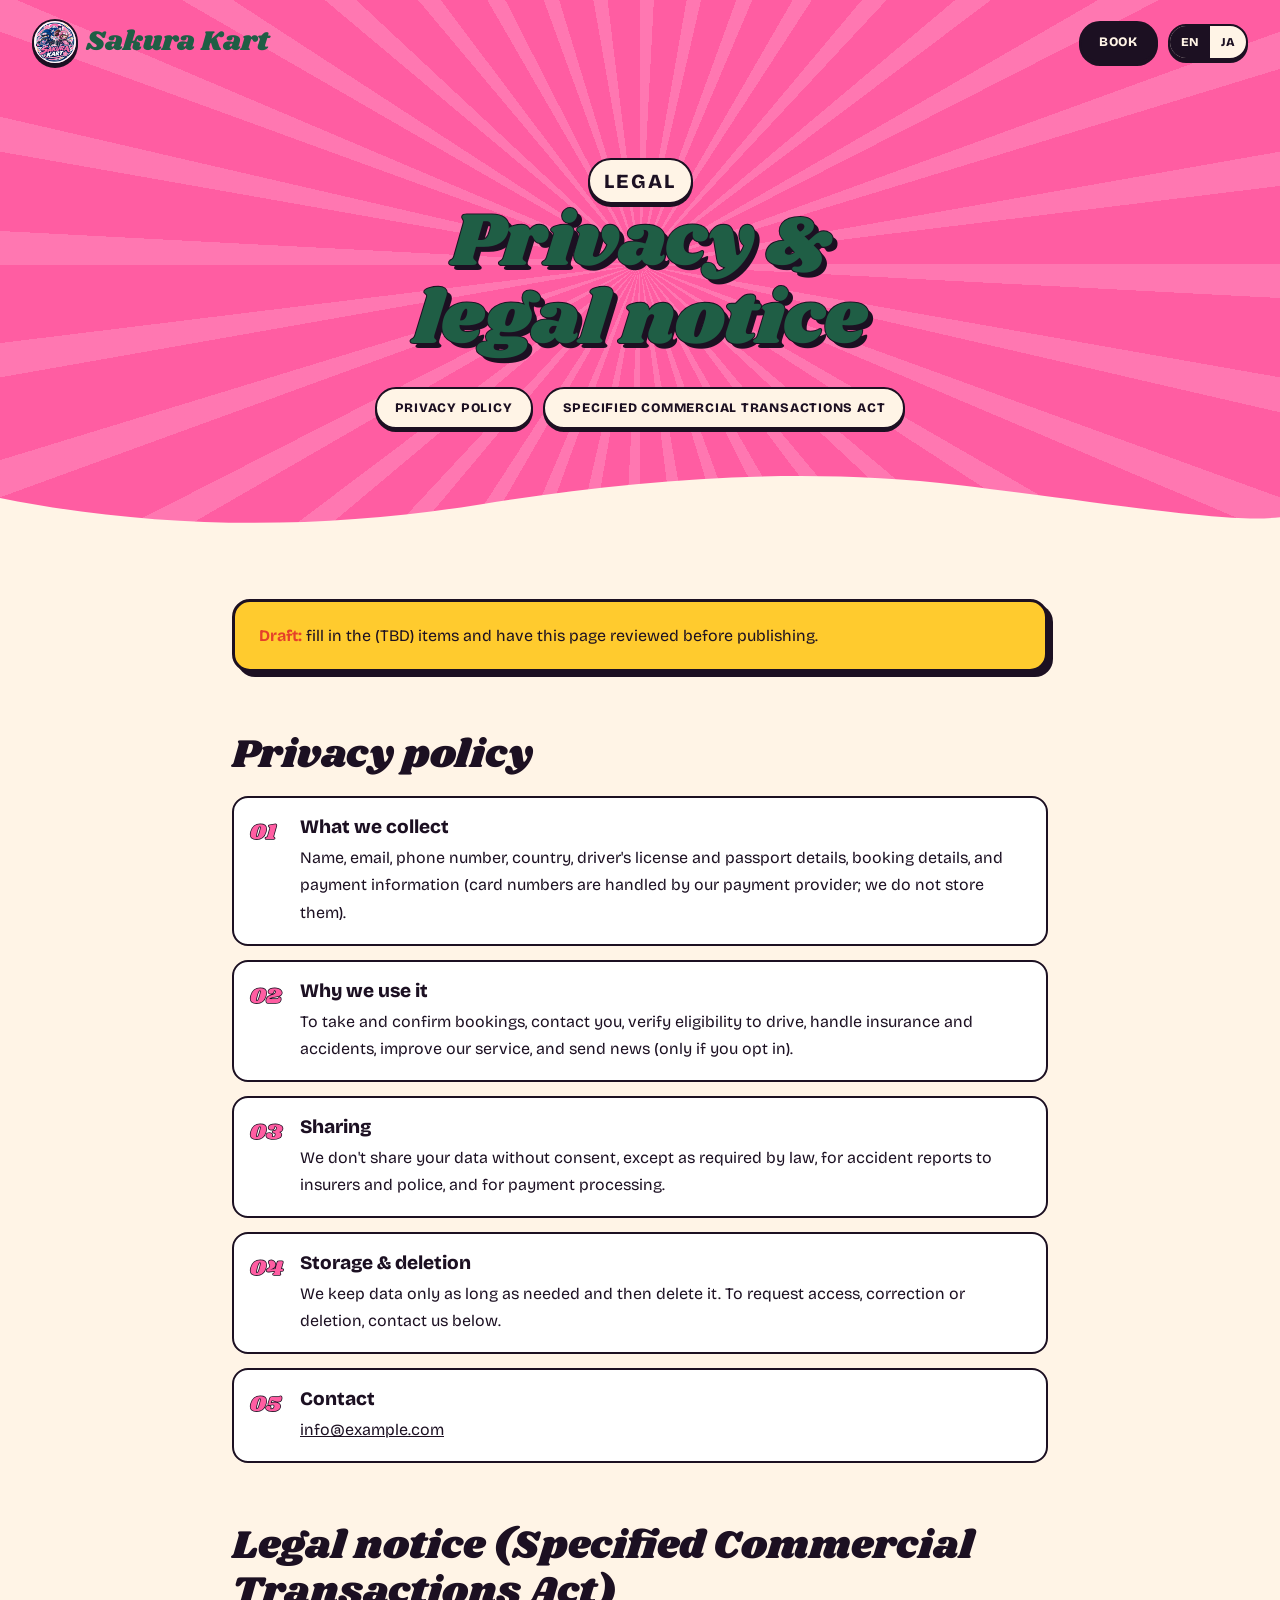
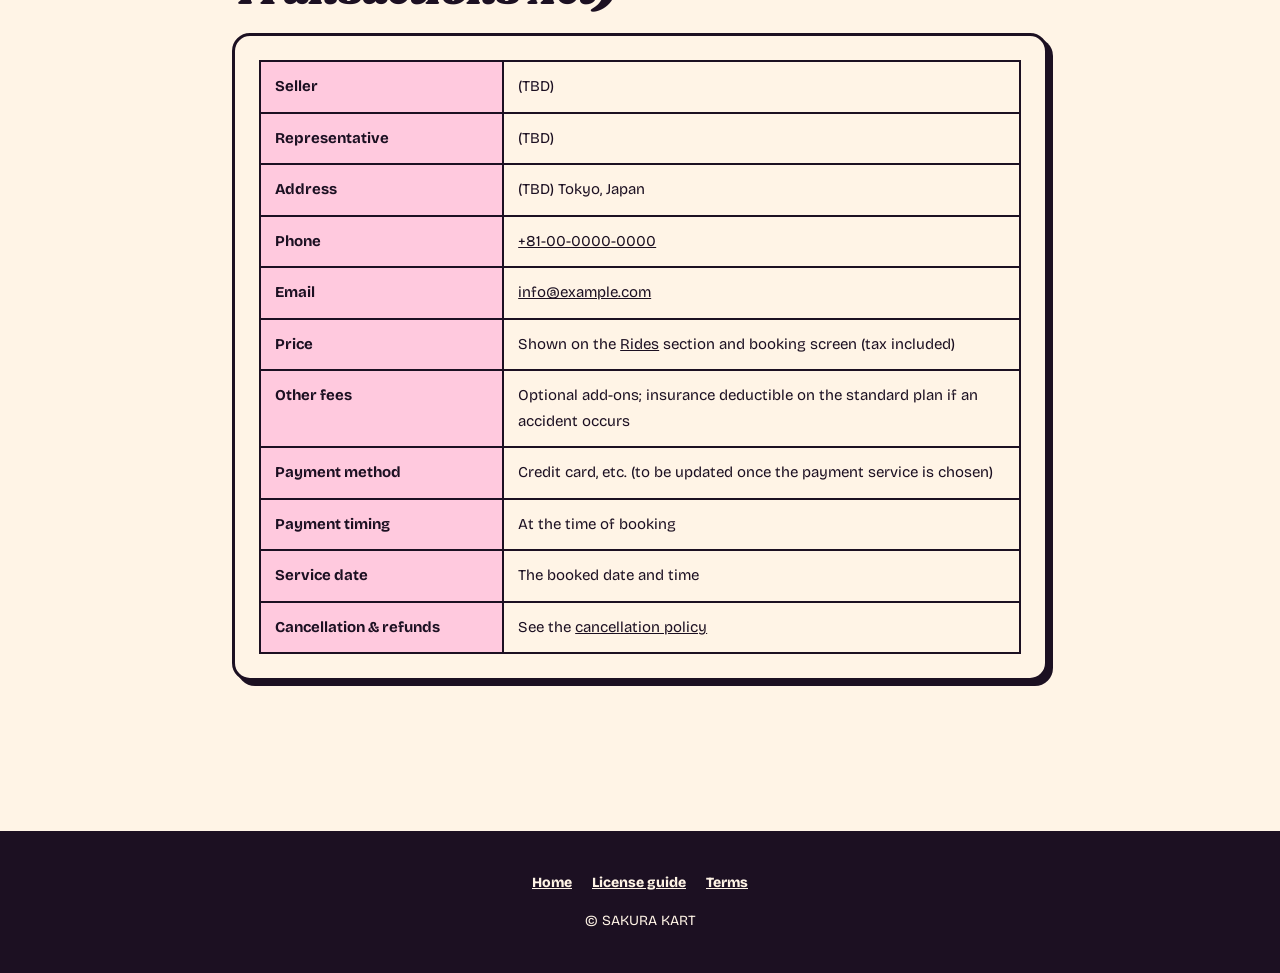
<file: legal.html>
<!doctype html>
<html lang="en">
<head>
  <meta charset="utf-8">
  <meta name="viewport" content="width=device-width, initial-scale=1">
  <title data-ja="プライバシーポリシー・特定商取引法に基づく表記｜SAKURA KART">Privacy &amp; Legal Notice | SAKURA KART</title>
  <meta name="robots" content="noindex">
  <meta name="theme-color" content="#FF5DA2">
  <link rel="icon" href="images/favicon.png" type="image/png">
  <link rel="apple-touch-icon" href="images/apple-touch-icon.png">
  <link rel="preconnect" href="https://fonts.googleapis.com">
  <link rel="preconnect" href="https://fonts.gstatic.com" crossorigin>
  <link href="https://fonts.googleapis.com/css2?family=Bricolage+Grotesque:opsz,wght@12..96,400;12..96,600;12..96,800&family=Dela+Gothic+One&family=M+PLUS+Rounded+1c:wght@500;800&family=Shrikhand&display=swap" rel="stylesheet">
  <link rel="stylesheet" href="css/tokens.css">
  <link rel="stylesheet" href="css/style.css">
  <script src="js/config.js"></script>
  <script src="js/i18n.js"></script>
  <script src="js/main.js" defer></script>
  <script src="js/fx.js" defer></script>
</head>
<body>
<svg width="0" height="0" style="position:absolute" aria-hidden="true">
  <symbol id="i-petal" viewBox="0 0 40 40"><path d="M20 38C6 30 4 12 13 3l7 6 7-6c9 9 7 27-7 35z" fill="currentColor"/></symbol>
  <symbol id="i-flower" viewBox="-50 -50 100 100"><g fill="currentColor"><path id="fp" d="M0 0C-14-10-17-32-7-42l7 7 7-7C17-32 14-10 0 0z"/><use href="#fp" transform="rotate(72)"/><use href="#fp" transform="rotate(144)"/><use href="#fp" transform="rotate(216)"/><use href="#fp" transform="rotate(288)"/></g><circle r="8" fill="#FFCB2E"/></symbol>
  <symbol id="wave" viewBox="0 0 1440 80" preserveAspectRatio="none"><path d="M0 40C180 80 360 80 540 48S900 0 1080 24s300 48 360 40V80H0z" fill="currentColor"/></symbol>
</svg>

<header class="hdr" id="hdr">
  <a href="index.html" class="hdr__logo" aria-label="SAKURA KART">
    <img class="hdr__mark" src="images/logo-sm.jpg" alt="" width="44" height="44">
    <span>Sakura Kart</span>
  </a>
  <div class="hdr__right">
    <a href="index.html#booking" class="pill pill--ink" data-ja="予約する">Book</a>
    <div class="lang" role="group" aria-label="Language">
      <button type="button" data-lang="en" aria-pressed="true">EN</button>
      <button type="button" data-lang="ja" aria-pressed="false">JA</button>
    </div>
  </div>
</header>

<main>
  <section class="sub-hero">
    <div class="hero__rays" aria-hidden="true"></div>
    <div class="petals" aria-hidden="true"></div>
    <p class="eyebrow" data-ja="法的表記">Legal</p>
    <h1 class="h2" data-ja="プライバシーと<br>法的表記">Privacy &amp;<br>legal notice</h1>
    <nav class="toc" aria-label="Contents">
      <a class="pill" href="#privacy" data-ja="プライバシーポリシー">Privacy policy</a>
      <a class="pill" href="#tokushoho" data-ja="特定商取引法に基づく表記">Specified Commercial Transactions Act</a>
    </nav>
    <svg class="wave wave--cream" aria-hidden="true"><use href="#wave"/></svg>
  </section>

  <section class="doc">
    <div class="container container--narrow">
      <div class="warn">
        <p class="en" style="margin:0"><b>Draft:</b> fill in the (TBD) items and have this page reviewed before publishing.</p>
        <p class="ja" style="margin:0"><b>ドラフト：</b>（未定）の項目を埋め、公開前に専門家の確認を受けてください。</p>
      </div>

      <h2 id="privacy" data-ja="プライバシーポリシー">Privacy policy</h2>
      <ol class="articles">
        <li>
          <h3 data-ja="取得する情報">What we collect</h3>
          <p data-ja="氏名、メールアドレス、電話番号、国籍、運転免許証・パスポートの情報、予約内容、決済に関する情報（カード番号は決済代行会社が管理し、当社は保持しません）。">Name, email, phone number, country, driver's license and passport details, booking details, and payment information (card numbers are handled by our payment provider; we do not store them).</p>
        </li>
        <li>
          <h3 data-ja="利用目的">Why we use it</h3>
          <p data-ja="予約の受付・確認・連絡、運転資格の確認、保険・事故対応、サービス改善、お知らせの送付（同意した方のみ）。">To take and confirm bookings, contact you, verify eligibility to drive, handle insurance and accidents, improve our service, and send news (only if you opt in).</p>
        </li>
        <li>
          <h3 data-ja="第三者への提供">Sharing</h3>
          <p data-ja="法令に基づく場合、保険会社・警察への事故報告、決済代行会社への決済処理を除き、本人の同意なく第三者に提供しません。">We don't share your data without consent, except as required by law, for accident reports to insurers and police, and for payment processing.</p>
        </li>
        <li>
          <h3 data-ja="保管と削除">Storage &amp; deletion</h3>
          <p data-ja="必要な期間のみ保管し、不要になったものは削除します。開示・訂正・削除のご依頼は下記の連絡先までご連絡ください。">We keep data only as long as needed and then delete it. To request access, correction or deletion, contact us below.</p>
        </li>
        <li>
          <h3 data-ja="お問い合わせ">Contact</h3>
          <p><a data-c="email"></a></p>
        </li>
      </ol>

      <h2 id="tokushoho" data-ja="特定商取引法に基づく表記">Legal notice (Specified Commercial Transactions Act)</h2>
      <div class="panel">
        <table class="grid-table">
          <tr><th data-ja="販売事業者">Seller</th><td data-ja="（未定）">(TBD)</td></tr>
          <tr><th data-ja="運営責任者">Representative</th><td data-ja="（未定）">(TBD)</td></tr>
          <tr><th data-ja="所在地">Address</th><td data-ja="（未定）東京都">(TBD) Tokyo, Japan</td></tr>
          <tr><th data-ja="電話番号">Phone</th><td><a data-c="phone"></a></td></tr>
          <tr><th data-ja="メールアドレス">Email</th><td><a data-c="email"></a></td></tr>
          <tr><th data-ja="販売価格">Price</th><td data-ja="各コースの料金は<a href='index.html#rides'>コース・料金</a>および予約画面に表示（税込）">Shown on the <a href="index.html#rides">Rides</a> section and booking screen (tax included)</td></tr>
          <tr><th data-ja="商品代金以外の必要料金">Other fees</th><td data-ja="オプション料金（任意）、事故時の免責額（標準プランの場合）">Optional add-ons; insurance deductible on the standard plan if an accident occurs</td></tr>
          <tr><th data-ja="支払方法">Payment method</th><td data-ja="クレジットカード等（決済サービス決定後に記載）">Credit card, etc. (to be updated once the payment service is chosen)</td></tr>
          <tr><th data-ja="支払時期">Payment timing</th><td data-ja="予約時">At the time of booking</td></tr>
          <tr><th data-ja="サービスの提供時期">Service date</th><td data-ja="予約された日時">The booked date and time</td></tr>
          <tr><th data-ja="キャンセル・返金">Cancellation &amp; refunds</th><td data-ja="<a href='terms.html#cancel'>キャンセルポリシー</a>のとおり">See the <a href="terms.html#cancel">cancellation policy</a></td></tr>
        </table>
      </div>
    </div>
  </section>
</main>

<footer class="mini-ftr">
  <p><a href="index.html" data-ja="トップ">Home</a><a href="license.html" data-ja="免許ガイド">License guide</a><a href="terms.html" data-ja="利用規約">Terms</a></p>
  <p style="margin:0">© SAKURA KART</p>
</footer>
</body>
</html>
</file>
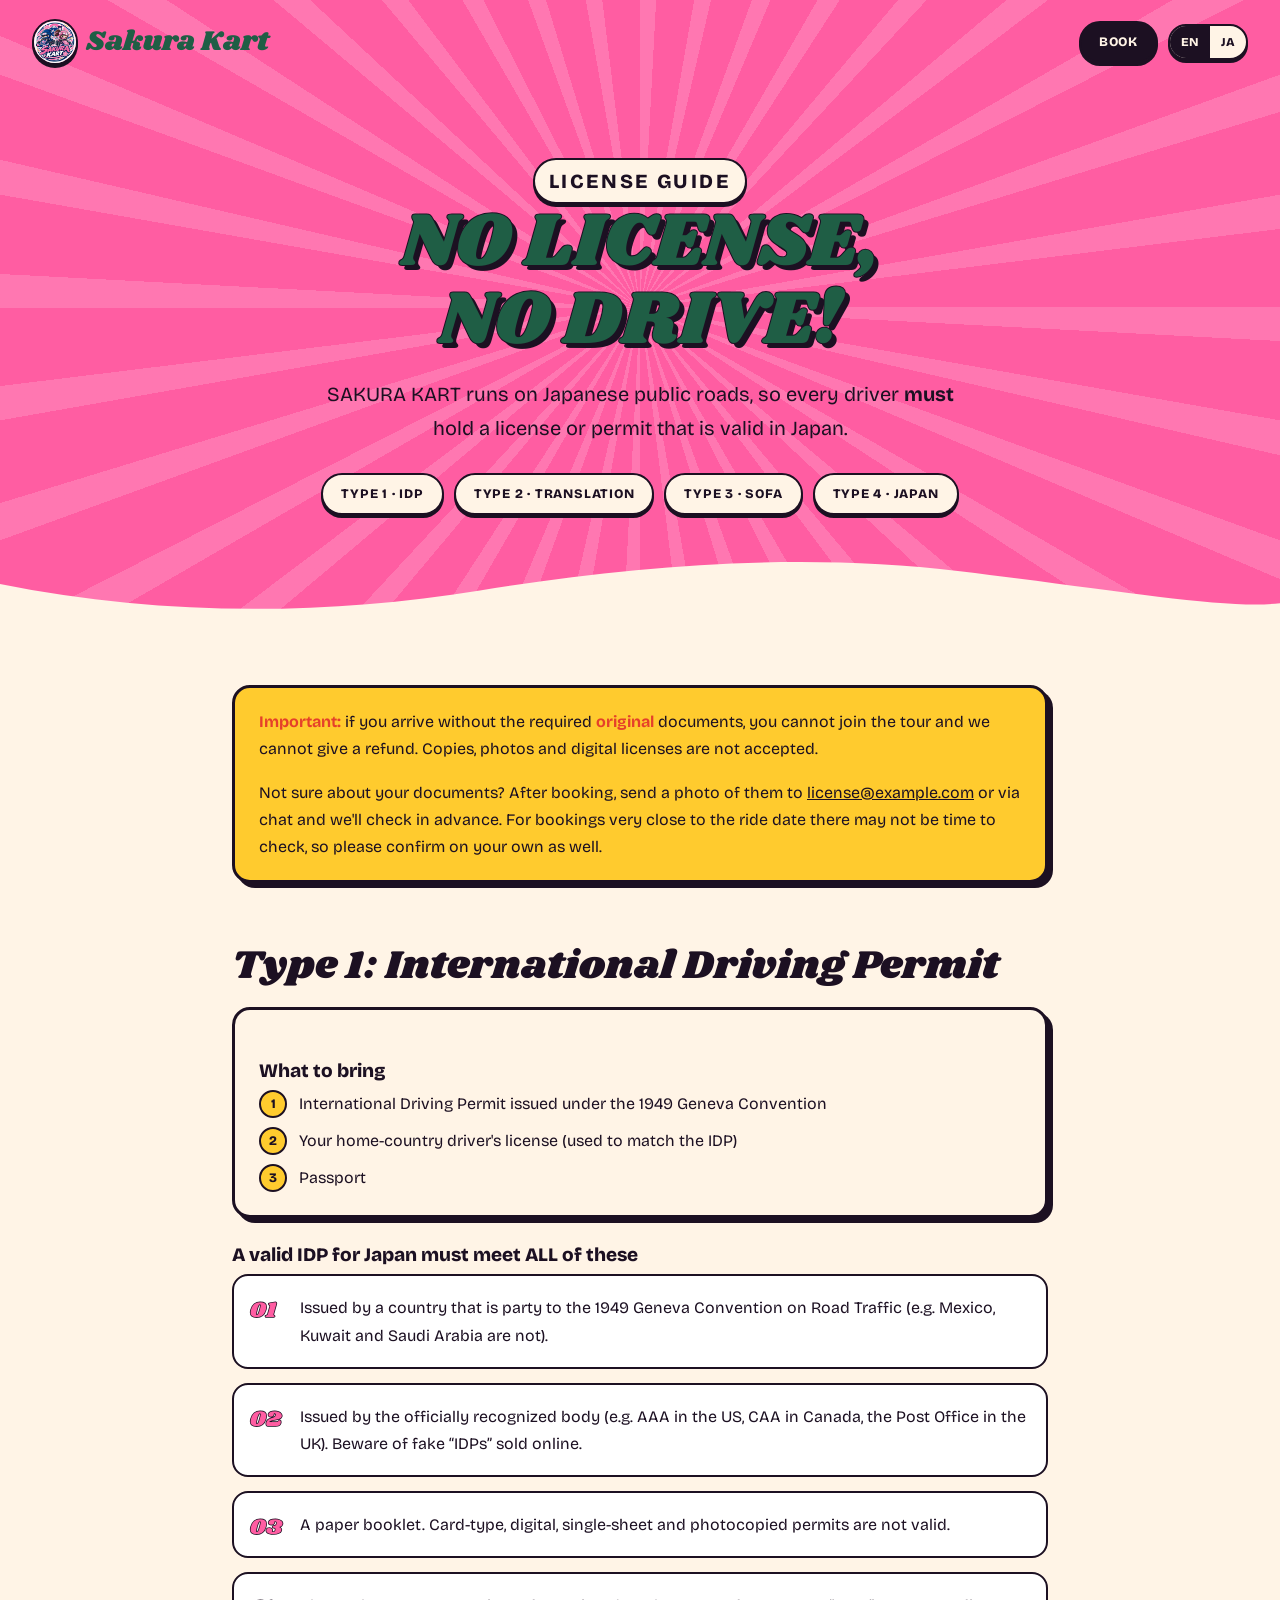
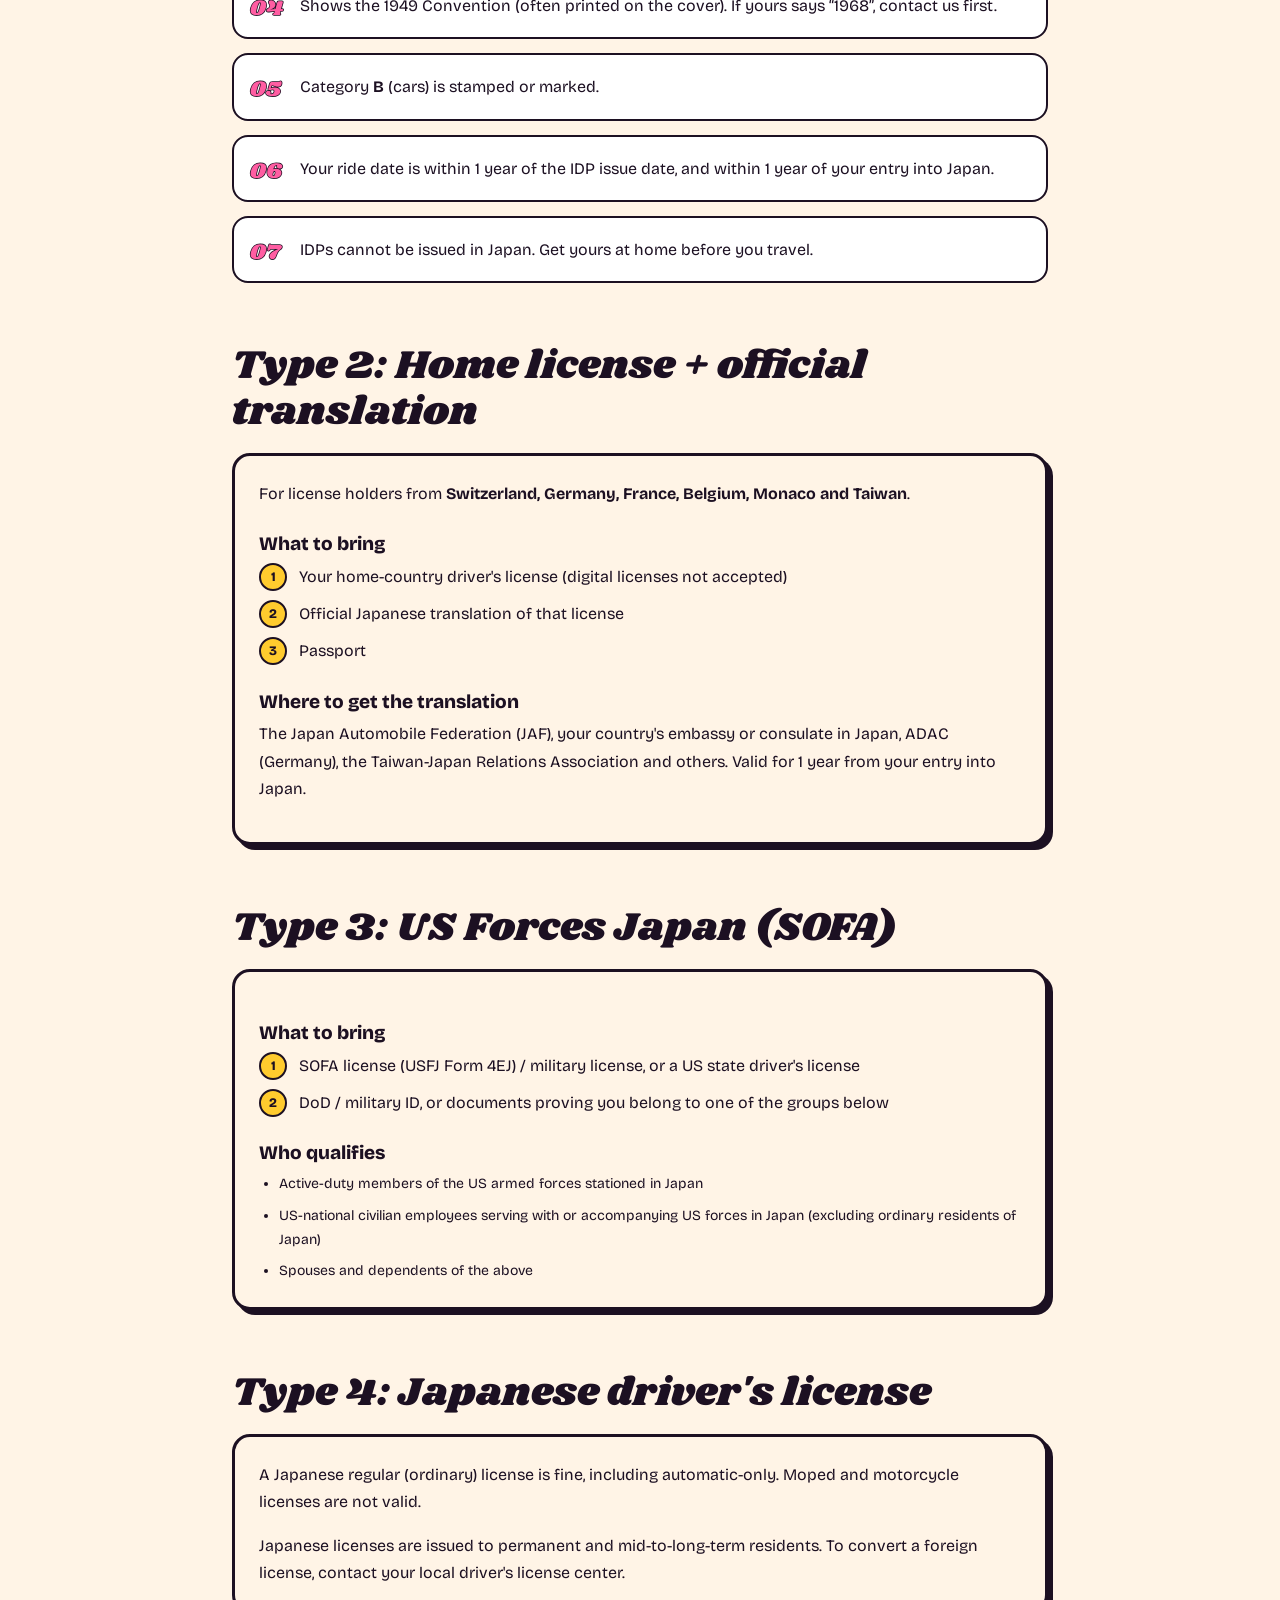
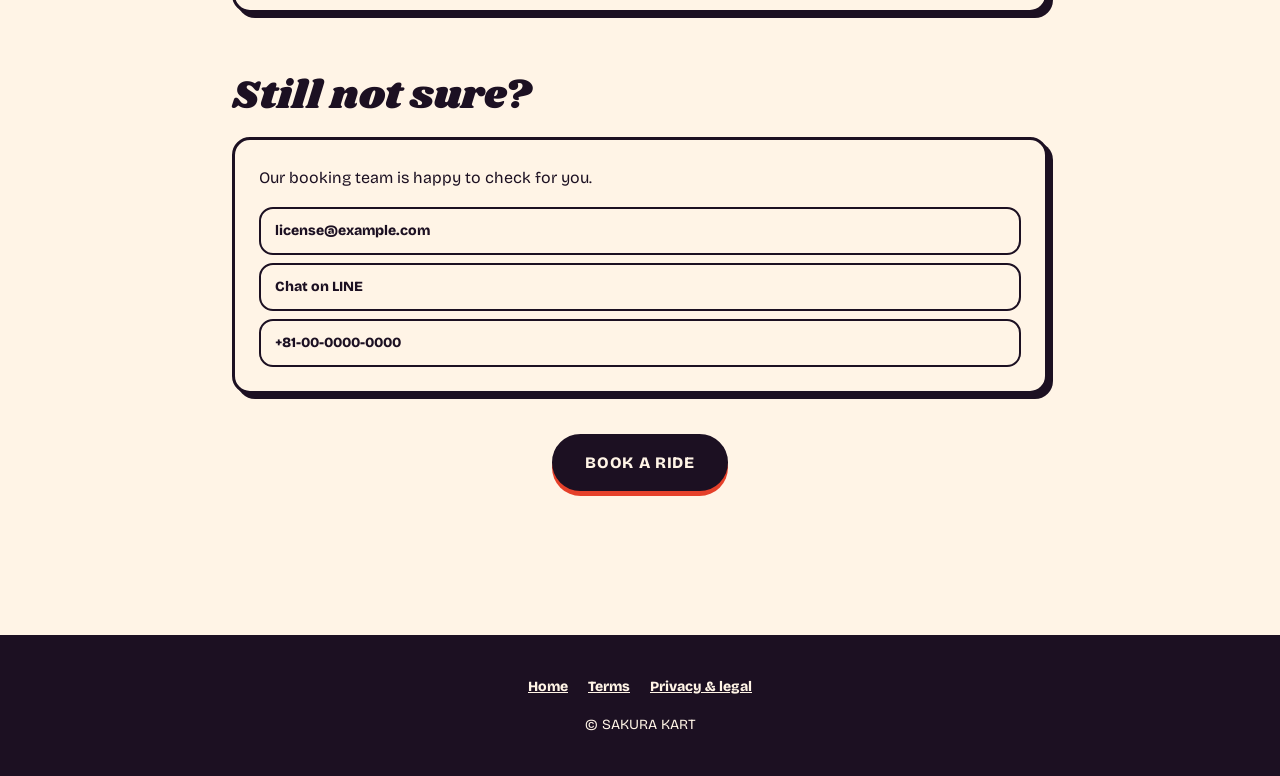
<file: license.html>
<!doctype html>
<html lang="en">
<head>
  <meta charset="utf-8">
  <meta name="viewport" content="width=device-width, initial-scale=1">
  <title data-ja="必要な運転免許｜SAKURA KART">License Guide | SAKURA KART</title>
  <meta name="description" content="Which driving license or permit you need to ride SAKURA KART on Japanese public roads.">
  <meta name="robots" content="noindex">
  <meta name="theme-color" content="#FF5DA2">
  <link rel="icon" href="images/favicon.png" type="image/png">
  <link rel="apple-touch-icon" href="images/apple-touch-icon.png">
  <link rel="preconnect" href="https://fonts.googleapis.com">
  <link rel="preconnect" href="https://fonts.gstatic.com" crossorigin>
  <link href="https://fonts.googleapis.com/css2?family=Bricolage+Grotesque:opsz,wght@12..96,400;12..96,600;12..96,800&family=Dela+Gothic+One&family=M+PLUS+Rounded+1c:wght@500;800&family=Shrikhand&display=swap" rel="stylesheet">
  <link rel="stylesheet" href="css/tokens.css">
  <link rel="stylesheet" href="css/style.css">
  <script src="js/config.js"></script>
  <script src="js/i18n.js"></script>
  <script src="js/main.js" defer></script>
  <script src="js/fx.js" defer></script>
</head>
<body>
<svg width="0" height="0" style="position:absolute" aria-hidden="true">
  <symbol id="i-petal" viewBox="0 0 40 40"><path d="M20 38C6 30 4 12 13 3l7 6 7-6c9 9 7 27-7 35z" fill="currentColor"/></symbol>
  <symbol id="i-flower" viewBox="-50 -50 100 100"><g fill="currentColor"><path id="fp" d="M0 0C-14-10-17-32-7-42l7 7 7-7C17-32 14-10 0 0z"/><use href="#fp" transform="rotate(72)"/><use href="#fp" transform="rotate(144)"/><use href="#fp" transform="rotate(216)"/><use href="#fp" transform="rotate(288)"/></g><circle r="8" fill="#FFCB2E"/></symbol>
  <symbol id="wave" viewBox="0 0 1440 80" preserveAspectRatio="none"><path d="M0 40C180 80 360 80 540 48S900 0 1080 24s300 48 360 40V80H0z" fill="currentColor"/></symbol>
</svg>

<header class="hdr" id="hdr">
  <a href="index.html" class="hdr__logo" aria-label="SAKURA KART">
    <img class="hdr__mark" src="images/logo-sm.jpg" alt="" width="44" height="44">
    <span>Sakura Kart</span>
  </a>
  <div class="hdr__right">
    <a href="index.html#booking" class="pill pill--ink" data-ja="予約する">Book</a>
    <div class="lang" role="group" aria-label="Language">
      <button type="button" data-lang="en" aria-pressed="true">EN</button>
      <button type="button" data-lang="ja" aria-pressed="false">JA</button>
    </div>
  </div>
</header>

<main>
  <section class="sub-hero">
    <div class="hero__rays" aria-hidden="true"></div>
    <div class="petals" aria-hidden="true"></div>
    <p class="eyebrow" data-ja="必要な運転免許">License guide</p>
    <h1 class="h2">NO LICENSE,<br>NO DRIVE!</h1>
    <p data-ja="SAKURA KART は日本の公道を走ります。日本で有効な運転免許証または許可証が<b>必ず</b>必要です。">SAKURA KART runs on Japanese public roads, so every driver <b>must</b> hold a license or permit that is valid in Japan.</p>
    <nav class="toc" aria-label="Contents">
      <a class="pill" href="#type1">TYPE 1 · IDP</a>
      <a class="pill" href="#type2" data-ja="TYPE 2 · 翻訳文">TYPE 2 · Translation</a>
      <a class="pill" href="#type3">TYPE 3 · SOFA</a>
      <a class="pill" href="#type4" data-ja="TYPE 4 · 日本の免許">TYPE 4 · Japan</a>
    </nav>
    <svg class="wave wave--cream" aria-hidden="true"><use href="#wave"/></svg>
  </section>

  <section class="doc">
    <div class="container container--narrow">
      <div class="warn">
        <p class="en"><b>Important:</b> if you arrive without the required <b>original</b> documents, you cannot join the tour and we cannot give a refund. Copies, photos and digital licenses are not accepted.</p>
        <p class="ja"><b>重要：</b>必要書類の<b>原本</b>をお持ちでない場合、ツアーに参加できず、返金もできません。コピー・写真・デジタル免許証は使えません。</p>
        <p class="en" style="margin:0">Not sure about your documents? After booking, send a photo of them to <a data-c="licenseEmail"></a> or via chat and we'll check in advance. For bookings very close to the ride date there may not be time to check, so please confirm on your own as well.</p>
        <p class="ja" style="margin:0">不安な方は、予約後に書類の写真を <a data-c="licenseEmail"></a> またはチャットで送ってください。事前に確認します。直前のご予約は確認が間に合わない場合があるため、ご自身でもご確認ください。</p>
      </div>

      <!-- TYPE 1 -->
      <h2 id="type1"><span class="en">Type 1: International Driving Permit</span><span class="ja">TYPE 1：国際運転免許証（IDP）</span></h2>
      <div class="panel">
        <h3 data-ja="持ってくるもの">What to bring</h3>
        <ul class="checklist">
          <li data-n="1" data-ja="国際運転免許証（1949年ジュネーブ条約に基づくもの）">International Driving Permit issued under the 1949 Geneva Convention</li>
          <li data-n="2" data-ja="本国の運転免許証（IDPとの照合に使います）">Your home-country driver's license (used to match the IDP)</li>
          <li data-n="3" data-ja="パスポート">Passport</li>
        </ul>
      </div>
      <h3 data-ja="日本で有効なIDPの条件（すべて満たす必要があります）">A valid IDP for Japan must meet ALL of these</h3>
      <ol class="articles">
        <li><p data-ja="発行国が1949年ジュネーブ道路交通条約の締約国であること（メキシコ、クウェート、サウジアラビアなどは対象外）。">Issued by a country that is party to the 1949 Geneva Convention on Road Traffic (e.g. Mexico, Kuwait and Saudi Arabia are not).</p></li>
        <li><p data-ja="国が認めた正規の発行機関が発行したものであること（例：米国AAA、カナダCAA、英国の郵便局など）。ネット上の偽IDP販売に注意してください。">Issued by the officially recognized body (e.g. AAA in the US, CAA in Canada, the Post Office in the UK). Beware of fake “IDPs” sold online.</p></li>
        <li><p data-ja="紙の冊子タイプであること。カード型・デジタル・1枚紙・コピーは無効です。">A paper booklet. Card-type, digital, single-sheet and photocopied permits are not valid.</p></li>
        <li><p data-ja="表紙などに「1949」の条約が記載されていること。「1968」と書かれている場合はお問い合わせください。">Shows the 1949 Convention (often printed on the cover). If yours says “1968”, contact us first.</p></li>
        <li><p data-ja="免許区分 A〜E のうち、<b>B（普通自動車）</b>にスタンプまたは印があること。">Category <b>B</b> (cars) is stamped or marked.</p></li>
        <li><p data-ja="ツアー日が、IDPの発行日から1年以内、かつ日本入国日から1年以内であること。">Your ride date is within 1 year of the IDP issue date, and within 1 year of your entry into Japan.</p></li>
        <li><p data-ja="IDPは日本国内では発行できません。来日前に母国で取得してください。">IDPs cannot be issued in Japan. Get yours at home before you travel.</p></li>
      </ol>

      <!-- TYPE 2 -->
      <h2 id="type2"><span class="en">Type 2: Home license + official translation</span><span class="ja">TYPE 2：本国の免許証＋公式日本語翻訳文</span></h2>
      <div class="panel">
        <p data-ja="<b>対象：</b>スイス、ドイツ、フランス、ベルギー、モナコ、台湾の免許証をお持ちの方">For license holders from <b>Switzerland, Germany, France, Belgium, Monaco and Taiwan</b>.</p>
        <h3 data-ja="持ってくるもの">What to bring</h3>
        <ul class="checklist">
          <li data-n="1" data-ja="本国の運転免許証（デジタル免許証は不可）">Your home-country driver's license (digital licenses not accepted)</li>
          <li data-n="2" data-ja="公式の日本語翻訳文">Official Japanese translation of that license</li>
          <li data-n="3" data-ja="パスポート">Passport</li>
        </ul>
        <h3 data-ja="翻訳文の発行元">Where to get the translation</h3>
        <p data-ja="日本自動車連盟（JAF）、各国の大使館・領事館、ドイツ自動車連盟（ADAC）、台湾日本関係協会 など。日本入国から1年間有効です。">The Japan Automobile Federation (JAF), your country's embassy or consulate in Japan, ADAC (Germany), the Taiwan-Japan Relations Association and others. Valid for 1 year from your entry into Japan.</p>
      </div>

      <!-- TYPE 3 -->
      <h2 id="type3"><span class="en">Type 3: US Forces Japan (SOFA)</span><span class="ja">TYPE 3：在日米軍関係者（SOFA）</span></h2>
      <div class="panel">
        <h3 data-ja="持ってくるもの">What to bring</h3>
        <ul class="checklist">
          <li data-n="1" data-ja="SOFA運転免許証（USFJ Form 4EJ）／軍用免許証、または米国州の運転免許証">SOFA license (USFJ Form 4EJ) / military license, or a US state driver's license</li>
          <li data-n="2" data-ja="米国国防総省／軍のID、または下記の対象者であることを示す書類">DoD / military ID, or documents proving you belong to one of the groups below</li>
        </ul>
        <h3 data-ja="対象者">Who qualifies</h3>
        <ul class="dots">
          <li data-ja="日本に駐留する現役の米軍人">Active-duty members of the US armed forces stationed in Japan</li>
          <li data-ja="在日米軍に雇用・同行している米国籍の軍属（日本に通常居住する人を除く）">US-national civilian employees serving with or accompanying US forces in Japan (excluding ordinary residents of Japan)</li>
          <li data-ja="上記の方の配偶者・扶養家族">Spouses and dependents of the above</li>
        </ul>
      </div>

      <!-- TYPE 4 -->
      <h2 id="type4"><span class="en">Type 4: Japanese driver's license</span><span class="ja">TYPE 4：日本の運転免許証</span></h2>
      <div class="panel">
        <p data-ja="日本の普通免許（AT限定可）があれば運転できます。原付・二輪の免許では運転できません。">A Japanese regular (ordinary) license is fine, including automatic-only. Moped and motorcycle licenses are not valid.</p>
        <p data-ja="日本の免許証は、日本に住む永住者・中長期滞在者向けのものです。外国免許からの切り替えについては、お近くの運転免許センターにお問い合わせください。" style="margin:0">Japanese licenses are issued to permanent and mid-to-long-term residents. To convert a foreign license, contact your local driver's license center.</p>
      </div>

      <h2 data-ja="まだ不安なときは">Still not sure?</h2>
      <div class="panel">
        <p data-ja="予約センターのスタッフが確認します。お気軽にご相談ください。">Our booking team is happy to check for you.</p>
        <ul class="contact-list">
          <li><a data-c="licenseEmail"><span></span></a></li>
          <li><a data-c="line"><span data-ja="LINEで相談">Chat on LINE</span></a></li>
          <li><a data-c="phone"><span></span></a></li>
        </ul>
      </div>
      <p class="center" style="margin-top:40px"><a href="index.html#booking" class="btn btn--ink" data-ja="ライドを予約する">Book a ride</a></p>
    </div>
  </section>
</main>

<footer class="mini-ftr">
  <p><a href="index.html" data-ja="トップ">Home</a><a href="terms.html" data-ja="利用規約">Terms</a><a href="legal.html" data-ja="プライバシー・特商法">Privacy &amp; legal</a></p>
  <p style="margin:0">© SAKURA KART</p>
</footer>
</body>
</html>
</file>
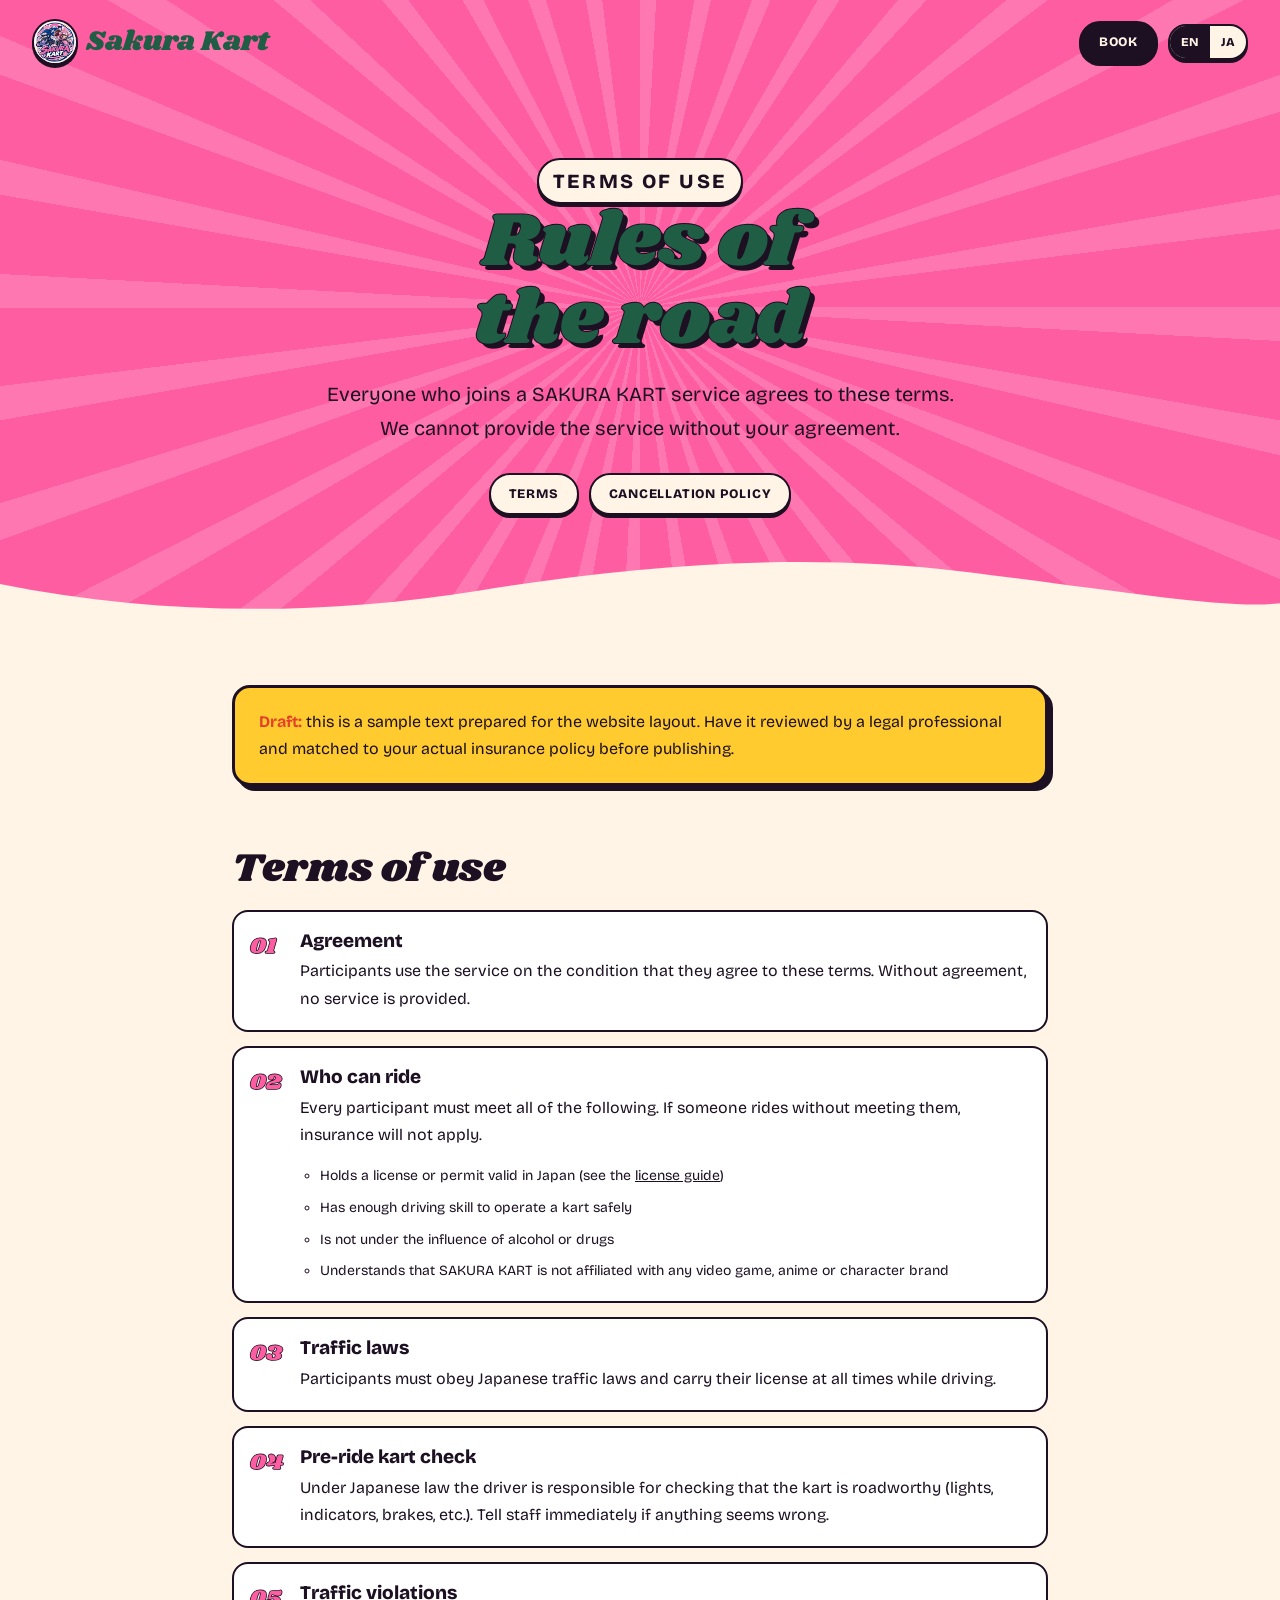
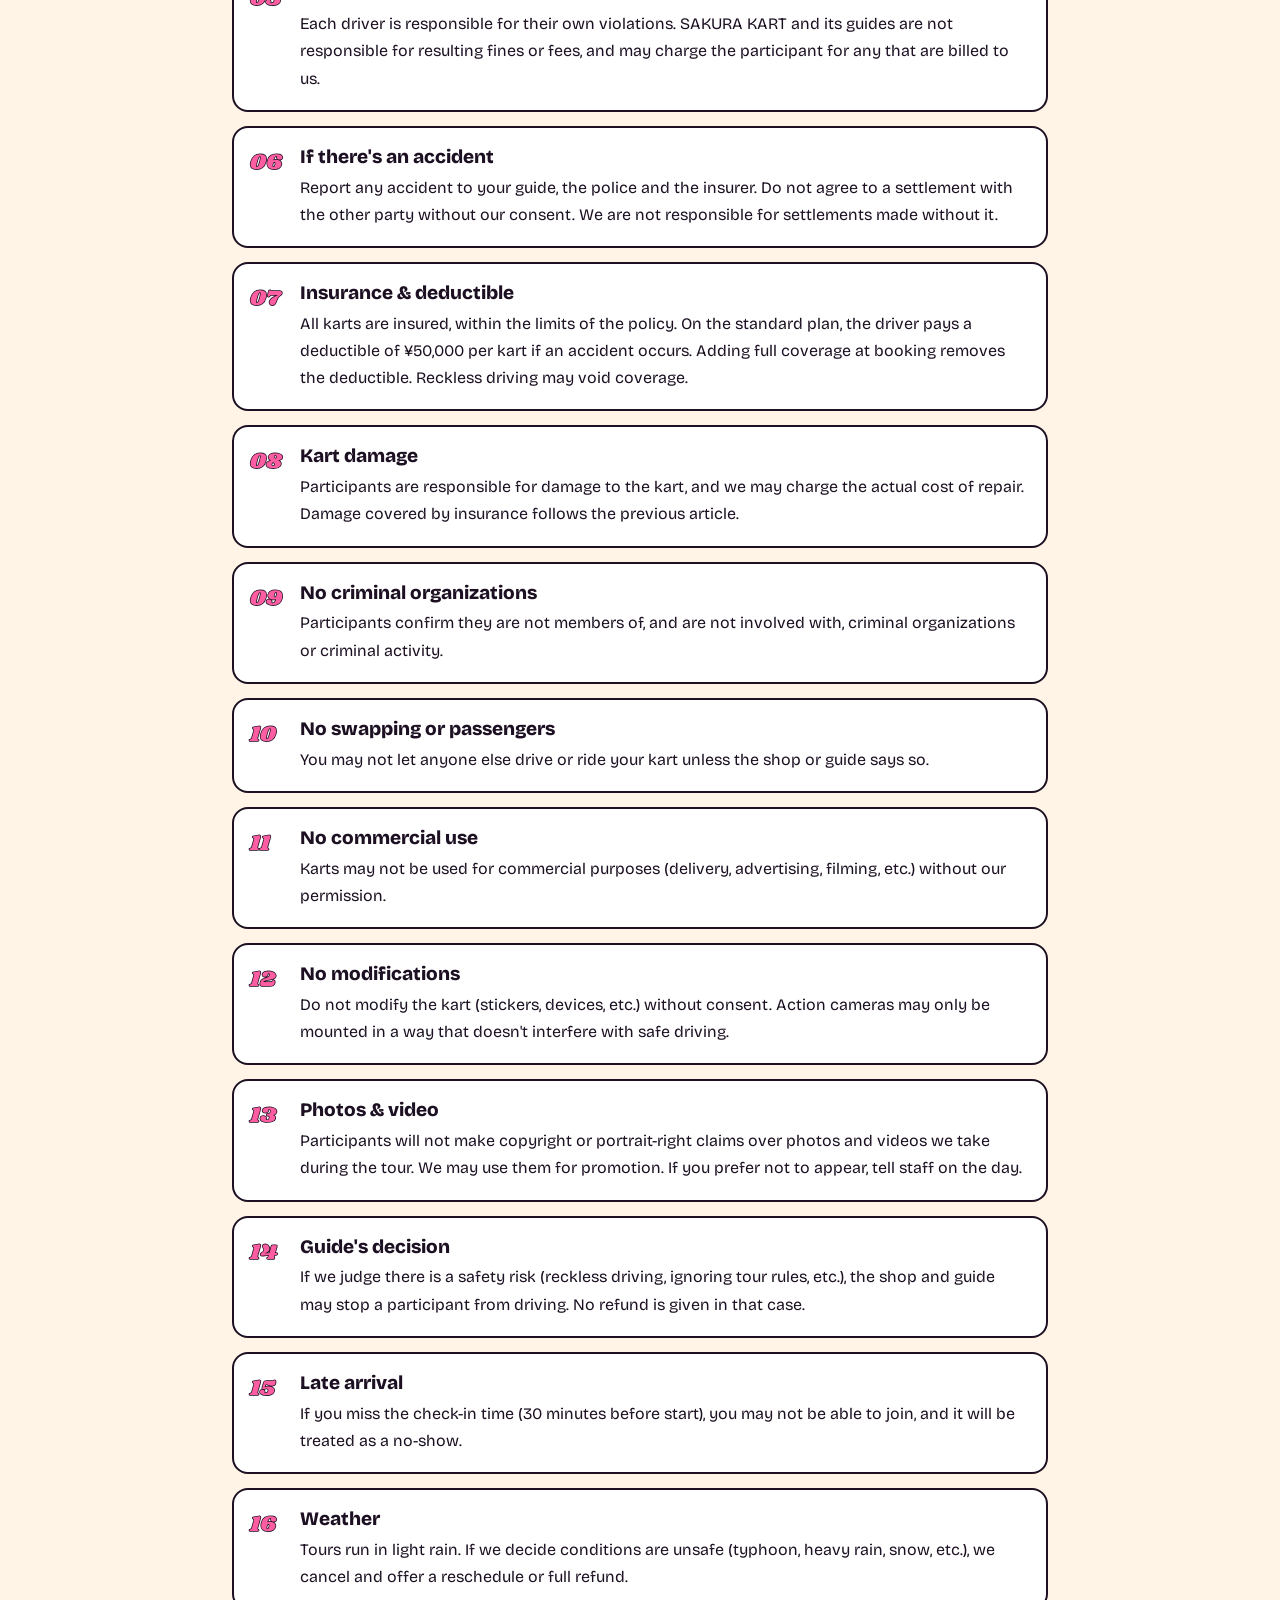
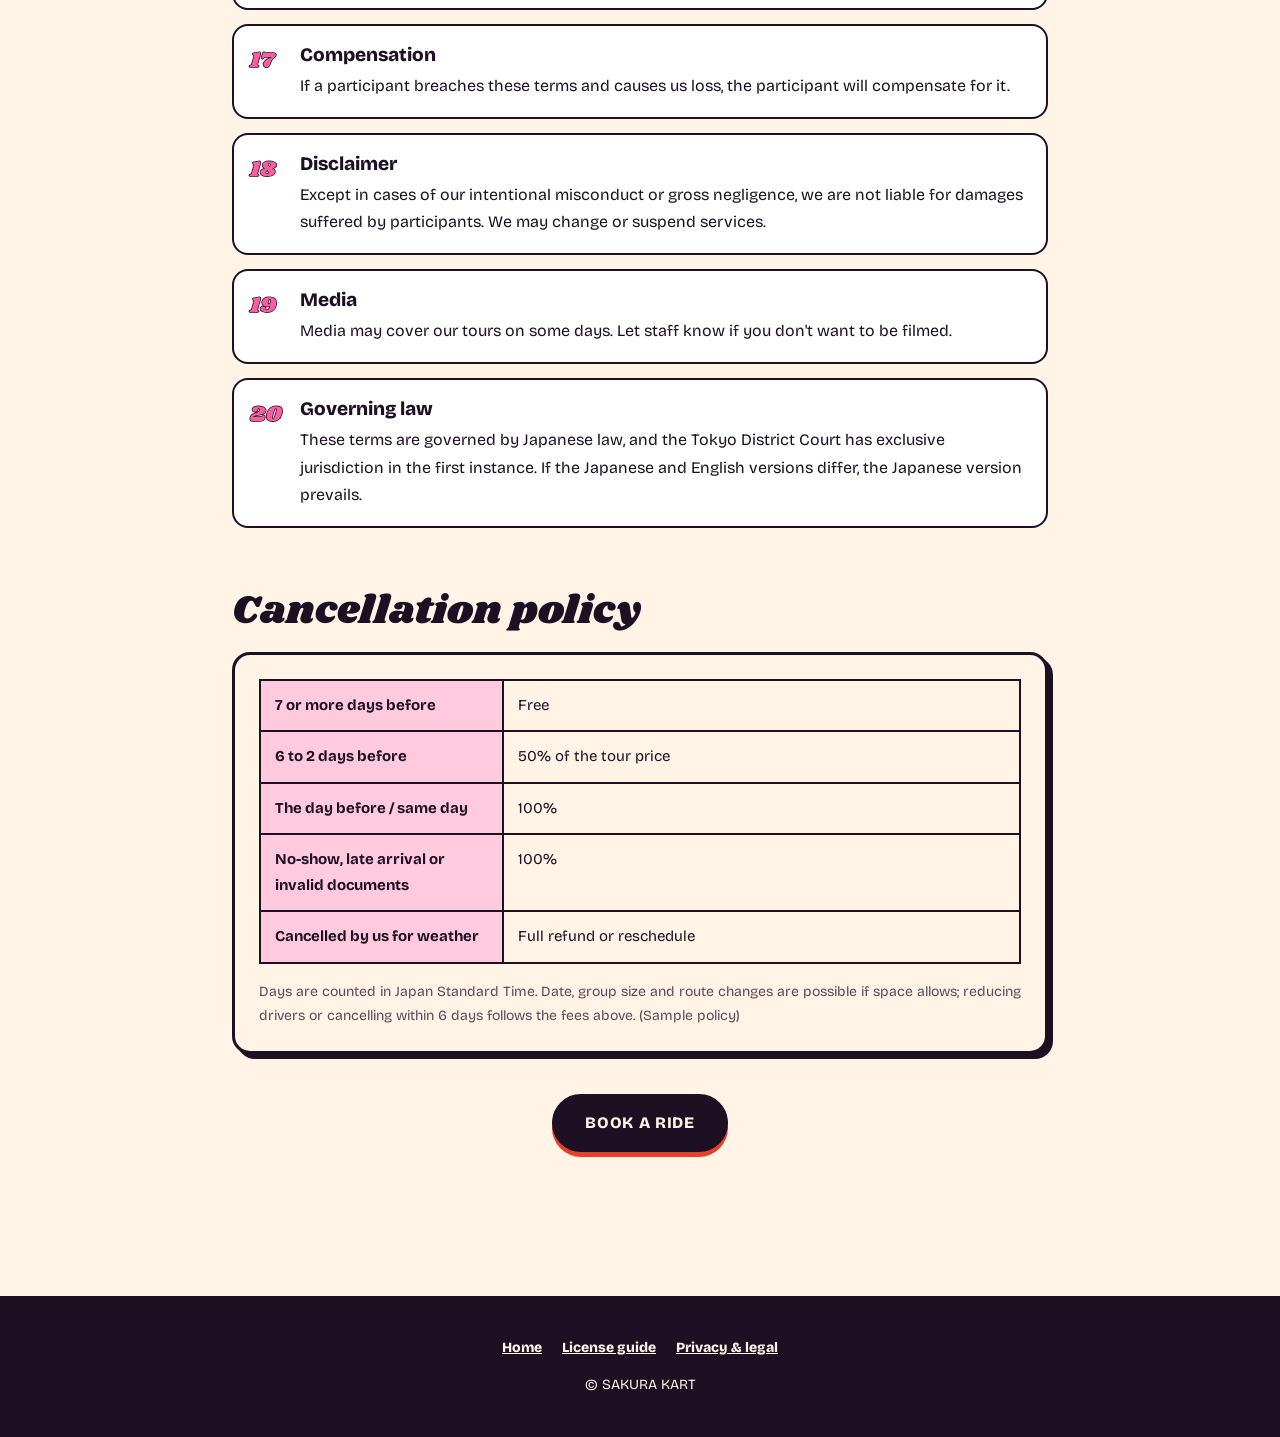
<file: terms.html>
<!doctype html>
<html lang="en">
<head>
  <meta charset="utf-8">
  <meta name="viewport" content="width=device-width, initial-scale=1">
  <title data-ja="利用規約・キャンセルポリシー｜SAKURA KART">Terms &amp; Cancellation | SAKURA KART</title>
  <meta name="robots" content="noindex">
  <meta name="theme-color" content="#FF5DA2">
  <link rel="icon" href="images/favicon.png" type="image/png">
  <link rel="apple-touch-icon" href="images/apple-touch-icon.png">
  <link rel="preconnect" href="https://fonts.googleapis.com">
  <link rel="preconnect" href="https://fonts.gstatic.com" crossorigin>
  <link href="https://fonts.googleapis.com/css2?family=Bricolage+Grotesque:opsz,wght@12..96,400;12..96,600;12..96,800&family=Dela+Gothic+One&family=M+PLUS+Rounded+1c:wght@500;800&family=Shrikhand&display=swap" rel="stylesheet">
  <link rel="stylesheet" href="css/tokens.css">
  <link rel="stylesheet" href="css/style.css">
  <script src="js/config.js"></script>
  <script src="js/i18n.js"></script>
  <script src="js/main.js" defer></script>
  <script src="js/fx.js" defer></script>
</head>
<body>
<svg width="0" height="0" style="position:absolute" aria-hidden="true">
  <symbol id="i-petal" viewBox="0 0 40 40"><path d="M20 38C6 30 4 12 13 3l7 6 7-6c9 9 7 27-7 35z" fill="currentColor"/></symbol>
  <symbol id="i-flower" viewBox="-50 -50 100 100"><g fill="currentColor"><path id="fp" d="M0 0C-14-10-17-32-7-42l7 7 7-7C17-32 14-10 0 0z"/><use href="#fp" transform="rotate(72)"/><use href="#fp" transform="rotate(144)"/><use href="#fp" transform="rotate(216)"/><use href="#fp" transform="rotate(288)"/></g><circle r="8" fill="#FFCB2E"/></symbol>
  <symbol id="wave" viewBox="0 0 1440 80" preserveAspectRatio="none"><path d="M0 40C180 80 360 80 540 48S900 0 1080 24s300 48 360 40V80H0z" fill="currentColor"/></symbol>
</svg>

<header class="hdr" id="hdr">
  <a href="index.html" class="hdr__logo" aria-label="SAKURA KART">
    <img class="hdr__mark" src="images/logo-sm.jpg" alt="" width="44" height="44">
    <span>Sakura Kart</span>
  </a>
  <div class="hdr__right">
    <a href="index.html#booking" class="pill pill--ink" data-ja="予約する">Book</a>
    <div class="lang" role="group" aria-label="Language">
      <button type="button" data-lang="en" aria-pressed="true">EN</button>
      <button type="button" data-lang="ja" aria-pressed="false">JA</button>
    </div>
  </div>
</header>

<main>
  <section class="sub-hero">
    <div class="hero__rays" aria-hidden="true"></div>
    <div class="petals" aria-hidden="true"></div>
    <p class="eyebrow" data-ja="利用規約">Terms of use</p>
    <h1 class="h2" data-ja="ルールを守って<br>全力で楽しもう">Rules of<br>the road</h1>
    <p data-ja="SAKURA KART のサービスに参加するすべての方は、この規約に同意したものとみなします。同意いただけない場合はご参加いただけません。">Everyone who joins a SAKURA KART service agrees to these terms. We cannot provide the service without your agreement.</p>
    <nav class="toc" aria-label="Contents">
      <a class="pill" href="#terms" data-ja="利用規約">Terms</a>
      <a class="pill" href="#cancel" data-ja="キャンセルポリシー">Cancellation policy</a>
    </nav>
    <svg class="wave wave--cream" aria-hidden="true"><use href="#wave"/></svg>
  </section>

  <section class="doc">
    <div class="container container--narrow">
      <div class="warn">
        <p class="en" style="margin:0"><b>Draft:</b> this is a sample text prepared for the website layout. Have it reviewed by a legal professional and matched to your actual insurance policy before publishing.</p>
        <p class="ja" style="margin:0"><b>ドラフト：</b>サイト制作用のサンプル文面です。公開前に専門家の確認を受け、実際の保険契約の内容に合わせてください。</p>
      </div>

      <h2 id="terms" data-ja="利用規約">Terms of use</h2>
      <ol class="articles">
        <li>
          <h3 data-ja="規約への同意">Agreement</h3>
          <p data-ja="参加者は、本規約に同意したうえでサービスを利用します。同意がない場合、サービスは提供されません。">Participants use the service on the condition that they agree to these terms. Without agreement, no service is provided.</p>
        </li>
        <li>
          <h3 data-ja="参加条件">Who can ride</h3>
          <p data-ja="参加者は次のすべてを満たす必要があります。満たさないまま参加したことが判明した場合、保険は適用されません。">Every participant must meet all of the following. If someone rides without meeting them, insurance will not apply.</p>
          <ul class="dots">
            <li data-ja="日本で有効な運転免許証または許可証を所持していること（<a href='license.html'>免許ガイド</a>参照）">Holds a license or permit valid in Japan (see the <a href="license.html">license guide</a>)</li>
            <li data-ja="カートを安全に運転できる十分な技能があること">Has enough driving skill to operate a kart safely</li>
            <li data-ja="飲酒・薬物の影響下にないこと">Is not under the influence of alcohol or drugs</li>
            <li data-ja="当社が特定のゲーム・アニメ・キャラクターと無関係であることを理解していること">Understands that SAKURA KART is not affiliated with any video game, anime or character brand</li>
          </ul>
        </li>
        <li>
          <h3 data-ja="交通法規の遵守">Traffic laws</h3>
          <p data-ja="参加者は日本の交通法規を守り、走行中は免許証を常に携帯しなければなりません。">Participants must obey Japanese traffic laws and carry their license at all times while driving.</p>
        </li>
        <li>
          <h3 data-ja="出発前の車両確認">Pre-ride kart check</h3>
          <p data-ja="日本の法律上、運転者は車両が安全に走行できる状態か（ライト、ウインカー、ブレーキ等）を確認する責任があります。異常があればすぐにスタッフへ伝えてください。">Under Japanese law the driver is responsible for checking that the kart is roadworthy (lights, indicators, brakes, etc.). Tell staff immediately if anything seems wrong.</p>
        </li>
        <li>
          <h3 data-ja="交通違反">Traffic violations</h3>
          <p data-ja="交通違反の責任は運転者本人が負います。違反による罰金・反則金・手数料について、当社およびガイドは責任を負いません。未払いの罰金等が当社に請求された場合、参加者に請求することがあります。">Each driver is responsible for their own violations. SAKURA KART and its guides are not responsible for resulting fines or fees, and may charge the participant for any that are billed to us.</p>
        </li>
        <li>
          <h3 data-ja="事故が起きたとき">If there's an accident</h3>
          <p data-ja="事故が発生した場合は、ガイド・警察・保険会社へ必ず連絡してください。当社の同意なく相手方と示談してはいけません。同意のない示談について当社は責任を負いません。">Report any accident to your guide, the police and the insurer. Do not agree to a settlement with the other party without our consent. We are not responsible for settlements made without it.</p>
        </li>
        <li>
          <h3 data-ja="保険と免責額">Insurance &amp; deductible</h3>
          <p data-ja="すべてのカートは保険に加入しています。補償内容には上限があります。標準プランの場合、事故時は1台あたり <span class='ins-deductible'>¥50,000</span> の免責額をお支払いいただきます。予約時にフルカバー保険を追加すると免責額はかかりません。無謀運転と判断された場合は補償を受けられないことがあります。">All karts are insured, within the limits of the policy. On the standard plan, the driver pays a deductible of <span class="ins-deductible">¥50,000</span> per kart if an accident occurs. Adding full coverage at booking removes the deductible. Reckless driving may void coverage.</p>
        </li>
        <li>
          <h3 data-ja="カートの損傷">Kart damage</h3>
          <p data-ja="カートの損傷について参加者が責任を負い、当社は実際の損害額を請求できます。保険が適用される場合は前条に従います。">Participants are responsible for damage to the kart, and we may charge the actual cost of repair. Damage covered by insurance follows the previous article.</p>
        </li>
        <li>
          <h3 data-ja="反社会的勢力の排除">No criminal organizations</h3>
          <p data-ja="参加者は、反社会的勢力に属しておらず、犯罪行為に関与していないことを表明します。">Participants confirm they are not members of, and are not involved with, criminal organizations or criminal activity.</p>
        </li>
        <li>
          <h3 data-ja="運転の交代・同乗の禁止">No swapping or passengers</h3>
          <p data-ja="当社またはガイドが認めた場合を除き、他人にカートを運転させたり、同乗させたりしてはいけません。">You may not let anyone else drive or ride your kart unless the shop or guide says so.</p>
        </li>
        <li>
          <h3 data-ja="商用利用の禁止">No commercial use</h3>
          <p data-ja="当社の許可なく、カートを配達・広告・撮影などの商用目的で使用してはいけません。">Karts may not be used for commercial purposes (delivery, advertising, filming, etc.) without our permission.</p>
        </li>
        <li>
          <h3 data-ja="車両の改造禁止">No modifications</h3>
          <p data-ja="ステッカーの貼付や機器の取り付けなど、当社の同意なくカートを改造してはいけません。アクションカメラは、安全運転を妨げない方法でのみ装着できます。">Do not modify the kart (stickers, devices, etc.) without consent. Action cameras may only be mounted in a way that doesn't interfere with safe driving.</p>
        </li>
        <li>
          <h3 data-ja="写真・映像の権利">Photos &amp; video</h3>
          <p data-ja="ツアー中に当社が撮影した写真・映像について、参加者は著作権・肖像権に基づく請求をしないものとします。当社はこれらを宣伝目的で使用することがあります。掲載を希望しない場合は、当日スタッフにお伝えください。">Participants will not make copyright or portrait-right claims over photos and videos we take during the tour. We may use them for promotion. If you prefer not to appear, tell staff on the day.</p>
        </li>
        <li>
          <h3 data-ja="ガイドの判断">Guide's decision</h3>
          <p data-ja="危険な運転やツアールールの不遵守など、安全上のリスクがあると判断した場合、当社およびガイドは参加者の運転を中止させることができます。この場合の返金はありません。">If we judge there is a safety risk (reckless driving, ignoring tour rules, etc.), the shop and guide may stop a participant from driving. No refund is given in that case.</p>
        </li>
        <li>
          <h3 data-ja="遅刻">Late arrival</h3>
          <p data-ja="集合時刻（ツアー開始の30分前）に遅れた場合、ご参加いただけないことがあります。この場合は不参加として扱います。">If you miss the check-in time (30 minutes before start), you may not be able to join, and it will be treated as a no-show.</p>
        </li>
        <li>
          <h3 data-ja="天候による中止">Weather</h3>
          <p data-ja="小雨の場合は実施します。台風・大雨・積雪など安全に走行できないと当社が判断した場合は中止し、日程変更または全額返金とします。">Tours run in light rain. If we decide conditions are unsafe (typhoon, heavy rain, snow, etc.), we cancel and offer a reschedule or full refund.</p>
        </li>
        <li>
          <h3 data-ja="損害賠償">Compensation</h3>
          <p data-ja="参加者が本規約に違反し当社に損害が生じた場合、参加者はその損害を賠償するものとします。">If a participant breaches these terms and causes us loss, the participant will compensate for it.</p>
        </li>
        <li>
          <h3 data-ja="免責">Disclaimer</h3>
          <p data-ja="当社の故意または重大な過失による場合を除き、参加者に生じた損害について当社は責任を負いません。当社は、サービスの内容を変更・中止する場合があります。">Except in cases of our intentional misconduct or gross negligence, we are not liable for damages suffered by participants. We may change or suspend services.</p>
        </li>
        <li>
          <h3 data-ja="取材・撮影">Media</h3>
          <p data-ja="テレビ・雑誌等の取材が入る場合があります。映りたくない場合はスタッフにお伝えください。">Media may cover our tours on some days. Let staff know if you don't want to be filmed.</p>
        </li>
        <li>
          <h3 data-ja="準拠法・管轄">Governing law</h3>
          <p data-ja="本規約は日本法に準拠し、紛争は東京地方裁判所を第一審の専属的合意管轄裁判所とします。日本語版と英語版に相違がある場合は日本語版が優先します。">These terms are governed by Japanese law, and the Tokyo District Court has exclusive jurisdiction in the first instance. If the Japanese and English versions differ, the Japanese version prevails.</p>
        </li>
      </ol>

      <h2 id="cancel" data-ja="キャンセルポリシー">Cancellation policy</h2>
      <div class="panel">
        <table class="grid-table">
          <tr><th data-ja="7日前まで">7 or more days before</th><td data-ja="無料">Free</td></tr>
          <tr><th data-ja="6日前〜2日前">6 to 2 days before</th><td data-ja="ツアー料金の50%">50% of the tour price</td></tr>
          <tr><th data-ja="前日・当日">The day before / same day</th><td data-ja="ツアー料金の100%">100%</td></tr>
          <tr><th data-ja="無断不参加・遅刻・書類不備">No-show, late arrival or invalid documents</th><td data-ja="ツアー料金の100%">100%</td></tr>
          <tr><th data-ja="荒天による中止（当社判断）">Cancelled by us for weather</th><td data-ja="全額返金 または 日程変更">Full refund or reschedule</td></tr>
        </table>
        <p class="small" style="margin:16px 0 0" data-ja="日数は日本時間で数えます。日時・人数・コースの変更は空きがあれば可能ですが、6日前以降の人数減・取消には上記の料金がかかります。（サンプル規定）">Days are counted in Japan Standard Time. Date, group size and route changes are possible if space allows; reducing drivers or cancelling within 6 days follows the fees above. (Sample policy)</p>
      </div>
      <p class="center" style="margin-top:40px"><a href="index.html#booking" class="btn btn--ink" data-ja="ライドを予約する">Book a ride</a></p>
    </div>
  </section>
</main>

<footer class="mini-ftr">
  <p><a href="index.html" data-ja="トップ">Home</a><a href="license.html" data-ja="免許ガイド">License guide</a><a href="legal.html" data-ja="プライバシー・特商法">Privacy &amp; legal</a></p>
  <p style="margin:0">© SAKURA KART</p>
</footer>
</body>
</html>
</file>
<file: css/tokens.css>
/* ==========================================================
   Design tokens — SAKURA KART
   ベース: Chispa（ポップな色面・太いディスプレイ書体・ステッカー感）
   ＋ 日本のアニメ（集中線・網点・コマ枠・擬音）。
   色やサイズを変えるときはここだけ編集する。
   ========================================================== */
:root {
  /* --- Color: brand --- */
  --ink:        #1C1022; /* 墨（文字・輪郭線） */
  --cream:      #FFF4E6; /* 紙の白 */
  --pink:       #FF5DA2; /* 桜ピンク（メイン） */
  --pink-soft:  #FFC9DE;
  --yellow:     #FFCB2E; /* 菜の花イエロー */
  --matcha:     #1F5E45; /* 抹茶グリーン（コース・料金） */
  --shu:        #E5402A; /* 朱（鳥居の赤） */
  --sky:        #45B8F0; /* アニメの青空 */
  --night:      #1D2160; /* 東京の夜 */

  --text:       var(--ink);
  --text-sub:   #5B4A57;
  --line:       var(--ink);

  /* --- Typography --- */
  /* 英字は Shrikhand / Bricolage、和文はフォールバックで Dela Gothic One / M PLUS Rounded */
  --ff-display: "Shrikhand", "Dela Gothic One", "Hiragino Sans", sans-serif;
  --ff-jp-display: "Dela Gothic One", "Shrikhand", "Hiragino Sans", sans-serif;
  --ff-base:    "Bricolage Grotesque", "M PLUS Rounded 1c", "Hiragino Sans", "Hiragino Kaku Gothic ProN", Meiryo, sans-serif;

  --fs-mega:    clamp(88px, 21vw, 340px);   /* 背景の巨大ワード */
  --fs-hero:    clamp(40px, 7vw, 96px);
  --fs-h2:      clamp(36px, 6vw, 76px);
  --fs-h3:      clamp(22px, 2.6vw, 30px);
  --fs-lead:    clamp(17px, 1.6vw, 20px);
  --fs-base:    16px;
  --fs-sm:      14px;
  --fs-xs:      12px;

  /* --- Layout --- */
  --container:  1180px;
  --gutter:     16px;
  --section-pad: clamp(72px, 10vw, 140px);

  /* --- Shape --- */
  --outline:    3px solid var(--ink);
  --radius:     18px;
  --radius-sm:  10px;
  --pill:       999px;
  --pop:        5px 5px 0 var(--ink);   /* コマ枠の“ベタ影” */
  --pop-lg:     9px 9px 0 var(--ink);

  --ease:       cubic-bezier(.2,.7,.2,1);
  --bounce:     cubic-bezier(.34,1.56,.64,1);
}
</file>
<file: css/style.css>
/* ==========================================================
   SAKURA KART — styles
   色・書体・角丸などは tokens.css を参照
   ========================================================== */

/* ---------- Base ---------- */
*, *::before, *::after { box-sizing: border-box; }
html { scroll-behavior: smooth; -webkit-text-size-adjust: 100%; }
body {
  margin: 0;
  background: var(--cream);
  color: var(--text);
  font-family: var(--ff-base);
  font-size: var(--fs-base);
  line-height: 1.7;
  overflow-x: hidden;
}
img, svg { display: block; max-width: 100%; }
a { color: inherit; }
button, input, select { font: inherit; color: inherit; }
p { margin: 0 0 1em; }
h1, h2, h3, h4, h5 { margin: 0; line-height: 1.15; }
table { border-collapse: collapse; width: 100%; }

/* 言語の切り替え（長文ブロック用） */
html[lang="en"] .ja, html[lang="ja"] .en { display: none !important; }

.sr-only { position: absolute; width: 1px; height: 1px; overflow: hidden; clip: rect(0 0 0 0); white-space: nowrap; }
.skip { position: absolute; left: 8px; top: -60px; z-index: 200; background: var(--ink); color: var(--cream); padding: 8px 14px; border-radius: var(--pill); }
.skip:focus { top: 8px; }
:focus-visible { outline: 3px solid var(--sky); outline-offset: 3px; }

.container { width: 100%; max-width: var(--container); margin: 0 auto; padding: 0 var(--gutter); }
@media (min-width: 768px) { .container { padding: 0 32px; } }
.container--narrow { max-width: 880px; }
.center { text-align: center; }
.small { font-size: var(--fs-sm); color: var(--text-sub); }
.section { padding: var(--section-pad) 0; position: relative; }

/* ---------- Type ---------- */
.h2 {
  font-family: var(--ff-display);
  font-weight: 400;
  font-size: var(--fs-h2);
  line-height: 1.02;
  letter-spacing: -.01em;
}
html[lang="ja"] .h2 { font-family: var(--ff-jp-display); font-size: clamp(30px, 5vw, 60px); line-height: 1.2; }
.h3 { font-family: var(--ff-display); font-weight: 400; font-size: clamp(28px, 4vw, 44px); margin: 72px 0 28px; }
html[lang="ja"] .h3 { font-family: var(--ff-jp-display); font-size: clamp(24px, 3vw, 34px); }
.h3--light { color: var(--cream); }
.h4 { font-size: 20px; font-weight: 800; margin-bottom: 14px; }
.h5 { font-size: 15px; font-weight: 800; margin: 20px 0 8px; text-transform: uppercase; letter-spacing: .04em; }
.lead { font-size: var(--fs-lead); }
.eyebrow {
  display: inline-block;
  margin-bottom: 14px;
  padding: 4px 14px;
  border: 2.5px solid var(--ink);
  border-radius: var(--pill);
  background: var(--cream);
  font-size: var(--fs-xs);
  font-weight: 800;
  letter-spacing: .12em;
  text-transform: uppercase;
  box-shadow: 0 3px 0 var(--ink);
}
.sec-head { text-align: center; margin-bottom: 48px; position: relative; z-index: 2; }
.sec-head .lead { max-width: 680px; margin: 18px auto 0; }
.sec-head--light .h2 { color: var(--cream); }
.link { font-weight: 800; text-decoration-thickness: 2px; text-underline-offset: 4px; }

/* ---------- Buttons / pills / stickers ---------- */
.pill {
  display: inline-flex; align-items: center; justify-content: center; gap: 6px;
  padding: 8px 18px;
  border: 2.5px solid var(--ink);
  border-radius: var(--pill);
  background: var(--cream);
  font-size: 13px; font-weight: 800; letter-spacing: .06em; text-transform: uppercase;
  white-space: nowrap;
  text-decoration: none;
  box-shadow: 0 3px 0 var(--ink);
  cursor: pointer;
  transition: transform .15s var(--ease), box-shadow .15s var(--ease);
}
.pill:hover { transform: translateY(-2px); box-shadow: 0 5px 0 var(--ink); }
.pill:active { transform: translateY(2px); box-shadow: 0 1px 0 var(--ink); }
.pill--ink { background: var(--ink); color: var(--cream); }
.pill--ghost { background: transparent; box-shadow: none; border-style: dashed; }
.pill--big { padding: 12px 26px; font-size: 15px; }

.btn {
  display: inline-flex; align-items: center; justify-content: center; gap: 8px;
  min-height: 54px;
  padding: 12px 30px;
  border: 3px solid var(--ink);
  border-radius: var(--pill);
  font-weight: 800; font-size: 16px; letter-spacing: .04em; text-transform: uppercase;
  text-decoration: none;
  cursor: pointer;
  box-shadow: 0 5px 0 var(--ink);
  transition: transform .15s var(--bounce), box-shadow .15s var(--ease), background .2s;
}
.btn:hover { transform: translateY(-3px) rotate(-1deg); box-shadow: 0 8px 0 var(--ink); }
.btn:active { transform: translateY(3px); box-shadow: 0 2px 0 var(--ink); }
.btn:disabled { opacity: .6; cursor: wait; transform: none; }
.btn--ink { background: var(--ink); color: var(--cream); box-shadow: 0 5px 0 var(--shu); }
.btn--ink:hover { box-shadow: 0 8px 0 var(--shu); }
.btn--cream { background: var(--cream); color: var(--ink); }
.btn--yellow { background: var(--yellow); color: var(--ink); }
.btn--pink { background: var(--pink); color: var(--ink); }
.btn--block { width: 100%; }

.tag {
  display: inline-block;
  padding: 8px 18px;
  border: 3px solid var(--ink);
  border-radius: var(--pill);
  font-weight: 800; font-size: clamp(13px, 1.4vw, 18px); letter-spacing: .04em; text-transform: uppercase;
  box-shadow: var(--pop);
  white-space: nowrap;
}
.tag--yellow { background: var(--yellow); }

.badge {
  display: grid; place-items: center;
  width: clamp(110px, 12vw, 150px); aspect-ratio: 1;
  border: 3px solid var(--ink);
  border-radius: 50%;
  background: var(--shu);
  color: var(--cream);
  font-family: var(--ff-display);
  font-size: clamp(14px, 1.5vw, 19px);
  line-height: 1.1;
  text-align: center;
  text-decoration: none;
  box-shadow: var(--pop);
  animation: wobble 4s ease-in-out infinite;
}
html[lang="ja"] .badge { font-family: var(--ff-jp-display); font-size: clamp(12px, 1.3vw, 16px); }

/* 擬音（オノマトペ） */
.sfx {
  font-family: var(--ff-jp-display);
  font-size: clamp(30px, 5vw, 64px);
  color: var(--yellow);
  -webkit-text-stroke: 2.5px var(--ink);
  paint-order: stroke fill;
  text-shadow: 4px 4px 0 var(--ink);
  letter-spacing: -.02em;
  line-height: 1;
  pointer-events: none;
  user-select: none;
}
.sfx--sm { font-size: clamp(26px, 3.5vw, 44px); }

/* 吹き出し */
.bubble {
  position: relative;
  background: var(--cream);
  border: 3px solid var(--ink);
  border-radius: 28px;
  padding: 18px 24px;
  box-shadow: var(--pop);
}
.bubble::after {
  content: ""; position: absolute; left: 48px; bottom: -20px;
  width: 26px; height: 22px;
  background: var(--cream);
  border-right: 3px solid var(--ink); border-bottom: 3px solid var(--ink);
  transform: skewX(35deg) rotate(10deg);
}
.bubble p { margin: 0; }
.bubble--sm { padding: 14px 20px; font-size: var(--fs-sm); }

/* コマ枠パネル */
.panel {
  background: var(--cream);
  border: var(--outline);
  border-radius: var(--radius);
  box-shadow: var(--pop);
}
.panel--pad { padding: 24px; }
.panel--yellow { background: var(--yellow); }

/* ---------- Placeholder photos（素材が届いたら <img> に差し替え） ---------- */
.ph {
  --c: var(--pink);
  position: relative;
  aspect-ratio: 4 / 3;
  border-radius: calc(var(--radius) - 6px);
  background:
    radial-gradient(circle, rgba(28,16,34,.18) 1.6px, transparent 1.8px) 0 0 / 12px 12px,
    repeating-conic-gradient(from 0deg at 50% 50%, rgba(255,255,255,.22) 0 2deg, transparent 2deg 9deg),
    var(--c);
  overflow: hidden;
}
.ph::after {
  content: attr(data-label);
  position: absolute; left: 50%; top: 50%; transform: translate(-50%, -50%) rotate(-4deg);
  padding: 6px 14px;
  background: var(--cream);
  border: 2.5px solid var(--ink);
  border-radius: var(--pill);
  font-size: 11px; font-weight: 800; letter-spacing: .12em;
  color: var(--ink);
  white-space: nowrap;
}
.ph--pink { --c: var(--pink); }
.ph--yellow { --c: var(--yellow); }
.ph--sky { --c: var(--sky); }
.ph--shu { --c: var(--shu); }
.ph--night { --c: var(--night); }
.ph--cream { --c: var(--pink-soft); }

/* ---------- Wave dividers ---------- */
.wave { position: absolute; left: 0; bottom: -1px; width: 100%; height: clamp(36px, 5vw, 72px); z-index: 3; pointer-events: none; }
.wave--top { top: auto; bottom: calc(100% - 1px); }
.wave--yellow { color: var(--yellow); }
.wave--matcha { color: var(--matcha); }
.wave--cream { color: var(--cream); }
.wave--sky { color: var(--sky); }
.wave--pink { color: var(--pink); }

/* ==========================================================
   Loader
   ========================================================== */
.loader {
  position: fixed; inset: 0; z-index: 300;
  display: none;
  place-items: center; align-content: center; gap: 18px;
  background: var(--night);
  overflow: hidden;
  transition: clip-path .8s cubic-bezier(.7,0,.3,1);
  clip-path: inset(0 0 0 0);
}
.js .loader { display: grid; }
.loader.is-done { clip-path: inset(0 0 100% 0); }
.loader.is-gone { display: none; }
.loader__burst {
  position: absolute; inset: -50%;
  background: repeating-conic-gradient(from 0deg, rgba(255,93,162,.22) 0 4deg, transparent 4deg 12deg);
  animation: spinSlow 18s linear infinite;
}
.loader__lights { position: relative; display: flex; gap: 14px; padding: 12px 18px; background: var(--ink); border: 3px solid var(--cream); border-radius: var(--pill); }
.loader__lights i { width: 26px; height: 26px; border-radius: 50%; background: #3a2c3f; border: 2px solid var(--cream); }
.loader__lights i:nth-child(1) { animation: lightRed 1.5s steps(1) forwards; }
.loader__lights i:nth-child(2) { animation: lightYellow 1.5s steps(1) forwards; }
.loader__lights i:nth-child(3) { animation: lightGreen 1.5s steps(1) forwards; }
.loader__kart { position: relative; width: min(380px, 70vw); animation: driveIn 1s var(--bounce) both; }
.loader__word {
  position: relative; margin: 0;
  font-family: var(--ff-jp-display);
  font-size: clamp(30px, 6vw, 56px);
  color: var(--yellow);
  -webkit-text-stroke: 2px var(--ink); paint-order: stroke fill;
  text-shadow: 4px 4px 0 var(--ink);
  animation: popIn .5s .9s var(--bounce) both;
}
@keyframes lightRed { 0% { background: var(--shu); } 66% { background: #3a2c3f; } }
@keyframes lightYellow { 0% { background: #3a2c3f; } 33% { background: var(--yellow); } 66% { background: #3a2c3f; } }
@keyframes lightGreen { 0% { background: #3a2c3f; } 66%, 100% { background: #3BE07A; box-shadow: 0 0 20px #3BE07A; } }
@keyframes driveIn { from { transform: translateX(-120vw) skewX(-12deg); } 70% { transform: translateX(4vw) skewX(6deg); } to { transform: none; } }
@keyframes popIn { from { transform: scale(0) rotate(-12deg); opacity: 0; } to { transform: none; opacity: 1; } }
@keyframes spinSlow { to { transform: rotate(360deg); } }
@keyframes wobble { 0%, 100% { transform: rotate(-8deg); } 50% { transform: rotate(6deg) scale(1.04); } }

/* ==========================================================
   Header
   ========================================================== */
.hdr {
  position: fixed; inset: 0 0 auto; z-index: 100;
  display: flex; align-items: center; justify-content: space-between; gap: 12px;
  padding: 14px var(--gutter);
  transition: background .25s, box-shadow .25s, padding .25s;
}
@media (min-width: 768px) { .hdr { padding: 18px 32px; } }
.hdr.is-stuck { background: var(--cream); box-shadow: 0 3px 0 var(--ink); padding-top: 10px; padding-bottom: 10px; }
.hdr__logo { display: flex; align-items: center; gap: 8px; text-decoration: none; font-family: var(--ff-display); font-size: clamp(18px, 2.4vw, 28px); color: var(--matcha); white-space: nowrap; }
.hdr__mark { width: 46px; height: 46px; border-radius: 50%; border: 2.5px solid var(--ink); background: #fff; box-shadow: 0 3px 0 var(--ink); transition: transform .3s var(--bounce); }
.hdr__logo:hover .hdr__mark { transform: rotate(-12deg) scale(1.08); }
.hdr__nav { display: flex; gap: 10px; }
.hdr__right { display: flex; align-items: center; gap: 10px; }
.lang { display: flex; border: 2.5px solid var(--ink); border-radius: var(--pill); overflow: hidden; background: var(--cream); box-shadow: 0 3px 0 var(--ink); }
.lang button { border: 0; background: transparent; padding: 6px 11px; font-size: 12px; font-weight: 800; cursor: pointer; }
.lang button[aria-pressed="true"] { background: var(--ink); color: var(--cream); }
.hdr__menu { display: none; }

@media (max-width: 899px) {
  .hdr__menu { display: inline-flex; }
  .hdr__nav {
    position: fixed; inset: 0; z-index: -1;
    flex-direction: column; align-items: center; justify-content: center; gap: 16px;
    background: var(--pink);
    background-image: repeating-conic-gradient(from 0deg, rgba(255,255,255,.18) 0 4deg, transparent 4deg 12deg);
    opacity: 0; visibility: hidden; transform: scale(1.05);
    transition: opacity .25s, transform .25s, visibility .25s;
  }
  .hdr__nav.is-open { opacity: 1; visibility: visible; transform: none; }
  .hdr__nav .pill { font-size: 20px; padding: 12px 34px; }
}

/* ==========================================================
   Hero
   ========================================================== */
.hero {
  position: relative;
  min-height: 100svh;
  display: flex; flex-direction: column;
  padding: 110px 0 90px;
  background: var(--pink);
  overflow: hidden;
  isolation: isolate;
}
.hero__rays {
  position: absolute; inset: -40%; z-index: -2;
  background: repeating-conic-gradient(from 0deg at 50% 50%, rgba(255,255,255,.16) 0 3deg, transparent 3deg 10deg);
  animation: spinSlow 60s linear infinite;
}
.hero__mega {
  position: absolute; left: 50%; top: clamp(70px, 9vw, 110px); z-index: -1;
  transform: translateX(-50%);
  margin: 0;
  font-family: var(--ff-display);
  font-size: var(--fs-mega);
  line-height: .9;
  color: var(--matcha);
  white-space: nowrap;
  text-shadow: 6px 6px 0 var(--ink);
}
.hero__tate {
  position: absolute; right: clamp(12px, 3vw, 48px); top: 120px; z-index: 1;
  margin: 0;
  writing-mode: vertical-rl;
  font-family: var(--ff-jp-display);
  font-size: clamp(20px, 2.6vw, 36px);
  line-height: 1.3;
  color: var(--cream);
  -webkit-text-stroke: 2px var(--ink); paint-order: stroke fill;
  text-shadow: 3px 3px 0 var(--ink);
}
/* ロゴは巨大文字の下側へ（文字に重なるのは下端の約1/4まで） */
.hero__stage {
  --logo: min(400px, 70vw);
  position: relative;
  width: var(--logo);
  margin: calc(var(--fs-mega) * .7) auto 0;
}
.hero__logo {
  display: block;
  width: 100%; height: auto;
  border-radius: 50%;
  border: 4px solid var(--ink);
  background: #fff;
  box-shadow: var(--pop-lg);
  cursor: pointer;
  animation: logoFloat 5s ease-in-out infinite;
}
@keyframes logoFloat { 0%, 100% { transform: rotate(-3deg) translateY(0); } 50% { transform: rotate(3deg) translateY(-10px); } }
/* 営業バッジ：ロゴの縁にだけ少し重ねる */
.hero__badge { position: absolute; right: -32%; top: 42%; z-index: 2; } /* ロゴ内の文字（KART）を隠さない位置 */
/* カート＋擬音：ロゴの右側（PC のみ） */
.hero__ride { display: none; }
.hero__kart { display: block; width: 100%; height: auto; filter: drop-shadow(0 8px 0 rgba(28,16,34,.25)); animation: cruise 6s ease-in-out infinite; }
.hero__sfx { position: absolute; right: 0; bottom: -44px; font-size: clamp(30px, 3vw, 40px); transform: rotate(-6deg); animation: sfxPulse 1.4s var(--bounce) infinite; }
@media (min-width: 1200px) {
  .hero__ride { display: block; position: absolute; left: calc(100% + 120px); top: 12%; width: 220px; pointer-events: none; }
}
/* ラベル：見出しの上に置く（浮かせない） */
.hero__tag { display: inline-block; margin-bottom: 14px; transform: rotate(-3deg); font-size: 13px; padding: 6px 14px; box-shadow: 3px 3px 0 var(--ink); }
.hero__foot {
  position: relative; z-index: 2;
  display: flex; flex-wrap: wrap; align-items: flex-end; justify-content: space-between; gap: 24px;
  width: 100%; max-width: var(--container-wide, 1280px);
  margin: 48px auto 0;
  padding: 0 var(--gutter);
}
@media (min-width: 768px) { .hero__foot { padding: 0 32px; } }
.hero__copy { max-width: 560px; }
/* PC：コピーを左下に置き、1画面目に予約ボタンを入れる（ロゴとは横に離す） */
@media (min-width: 1200px) {
  .hero__stage { --logo: min(380px, 30vw); }
  .hero__foot { position: absolute; left: 0; right: 0; bottom: 96px; margin: 0 auto; max-width: none; }
  .hero__copy { max-width: 400px; }
}
.hero__title { font-size: clamp(24px, 3vw, 36px); font-weight: 800; margin-bottom: 10px; letter-spacing: -.01em; }
html[lang="ja"] .hero__title { font-family: var(--ff-jp-display); font-weight: 400; }
.hero__lead { font-size: var(--fs-lead); }
.hero__cta { display: flex; flex-wrap: wrap; gap: 12px; }
.hero__addr { font-style: normal; font-weight: 800; letter-spacing: .1em; text-transform: uppercase; text-align: right; font-size: 13px; }

@keyframes cruise { 0%, 100% { transform: translateX(-2%) rotate(-1deg); } 50% { transform: translateX(2%) rotate(1deg); } }
@keyframes sfxPulse { 0%, 100% { transform: rotate(10deg) scale(1); } 50% { transform: rotate(6deg) scale(1.12); } }

/* クリックで出る吹き出し */
.honk {
  position: absolute; z-index: 5;
  padding: 6px 14px;
  background: var(--cream); border: 3px solid var(--ink); border-radius: 20px;
  font-family: var(--ff-jp-display); font-size: 22px;
  box-shadow: var(--pop);
  pointer-events: none;
  animation: honk .9s var(--bounce) forwards;
}
@keyframes honk { 0% { transform: scale(0) rotate(-20deg); } 30% { transform: scale(1.1) rotate(4deg); } 80% { opacity: 1; } 100% { transform: translateY(-40px) scale(.9); opacity: 0; } }

/* 桜の花びら */
.petals { position: absolute; inset: 0; z-index: 0; pointer-events: none; overflow: hidden; }
.petal {
  position: absolute; top: -40px;
  width: var(--s, 18px); height: var(--s, 18px);
  color: var(--cream);
  opacity: .9;
  animation: fall var(--d, 9s) linear var(--delay, 0s) infinite;
}
.petal svg { width: 100%; height: 100%; animation: sway 2.6s ease-in-out infinite alternate; }
@keyframes fall { to { transform: translate(var(--dx, -80px), 110vh) rotate(540deg); } }
@keyframes sway { from { transform: rotate(-25deg) translateX(-6px); } to { transform: rotate(25deg) translateX(6px); } }

@media (max-width: 1199px) { .hero__tate { display: none; } }
@media (max-width: 640px) {
  .hero__badge { width: 96px; right: -8%; top: -6%; font-size: 13px; }
  .hero__foot { margin-top: 40px; }
  .hero__addr { text-align: left; }
}

/* ==========================================================
   Ribbons / marquee
   ========================================================== */
.ribbons { position: relative; background: var(--yellow); padding: 40px 0 70px; overflow: hidden; }
.tape {
  display: block;
  width: min(1000px, calc(100% - 32px));
  margin: 0 auto 50px;
  padding: 8px;
  background: repeating-linear-gradient(-45deg, var(--yellow) 0 16px, var(--ink) 16px 32px);
  border: 3px solid var(--ink);
  border-radius: 8px;
  transform: rotate(-1.5deg);
  text-decoration: none;
  box-shadow: var(--pop);
  transition: transform .2s var(--bounce);
}
.tape:hover { transform: rotate(0) scale(1.02); }
.tape__inner { display: block; background: var(--cream); padding: 12px 18px; border-radius: 4px; text-align: center; font-size: clamp(14px, 1.5vw, 17px); }
.tape b { color: var(--shu); font-family: var(--ff-jp-display); font-weight: 400; margin-right: 6px; }

.marquee {
  --bg: var(--matcha); --fg: var(--cream);
  position: relative;
  width: 110%; margin-left: -5%;
  background: var(--bg); color: var(--fg);
  border-block: 3px solid var(--ink);
  overflow: hidden;
  transform: rotate(-2deg);
}
.marquee + .marquee { margin-top: 34px; transform: rotate(1.5deg); }
.marquee--matcha { --bg: var(--matcha); }
.marquee--shu { --bg: var(--shu); --fg: var(--yellow); }
.marquee--ink { --bg: var(--ink); --fg: var(--pink); }
.marquee--cream { --bg: var(--cream); --fg: var(--matcha); }
.marquee__track { display: flex; align-items: center; gap: 28px; width: max-content; padding: 12px 0; animation: marquee 28s linear infinite; }
.marquee--rev .marquee__track { animation-direction: reverse; }
.marquee__track span { font-family: var(--ff-display); font-size: clamp(28px, 4.4vw, 56px); line-height: 1.1; white-space: nowrap; }
.marquee__track svg { width: clamp(34px, 4vw, 52px); height: clamp(34px, 4vw, 52px); color: var(--pink); flex: none; filter: drop-shadow(2px 2px 0 var(--ink)); animation: spinSlow 6s linear infinite; }
@keyframes marquee { to { transform: translateX(-50%); } }

/* ==========================================================
   About
   ========================================================== */
.about { position: relative; background: var(--yellow); padding: 20px 0 calc(var(--section-pad) + 20px); }
.news { display: flex; gap: 14px; align-items: flex-start; max-width: 860px; margin: 0 auto 80px; }
.news__label { flex: none; padding: 2px 10px; background: var(--shu); color: var(--cream); border-radius: 6px; font-weight: 800; font-size: 12px; letter-spacing: .1em; margin-top: 3px; }
.about__grid { display: grid; gap: 40px; align-items: center; }
@media (min-width: 880px) { .about__grid { grid-template-columns: 1.1fr .9fr; gap: 64px; } }
.about__text .h2 { margin-bottom: 24px; color: var(--matcha); font-size: clamp(36px, 4.6vw, 60px); }
.about__text p { font-size: var(--fs-lead); }
.about__photo { position: relative; margin: 0; padding: 12px; transform: rotate(2deg); }
.about__photo figcaption { position: absolute; right: -10px; top: -26px; transform: rotate(12deg); }

.reasons { list-style: none; margin: 0; padding: 0; display: grid; gap: 28px; }
@media (min-width: 880px) { .reasons { grid-template-columns: repeat(3, 1fr); } }
.reason { position: relative; padding: 30px 26px 26px; }
.reason:nth-child(1) { transform: rotate(-1.5deg); }
.reason:nth-child(2) { transform: rotate(1deg); background: var(--pink-soft); }
.reason:nth-child(3) { transform: rotate(-.5deg); }
.reason__no { font-family: var(--ff-display); font-size: 54px; line-height: 1; color: var(--pink); -webkit-text-stroke: 2px var(--ink); paint-order: stroke fill; }
.reason__sfx { position: absolute; right: 16px; top: 14px; font-family: var(--ff-jp-display); font-size: 22px; color: var(--shu); transform: rotate(8deg); opacity: .9; }
.reason h4 { font-size: 22px; font-weight: 800; margin: 10px 0 10px; }
html[lang="ja"] .reason h4 { font-family: var(--ff-jp-display); font-weight: 400; }

/* ==========================================================
   Ride timeline（スクロール連動）
   ========================================================== */
.ride {
  --bg: var(--yellow); --fg: var(--matcha); --accent: var(--ink);
  position: relative;
  background: var(--bg);
  color: var(--ink);
  transition: background .5s var(--ease);
}
.ride.theme-yellow { --bg: var(--yellow); --fg: var(--matcha); }
.ride.theme-shu { --bg: var(--shu); --fg: var(--yellow); }
.ride.theme-sky { --bg: var(--sky); --fg: var(--cream); }
.ride.theme-pink { --bg: var(--pink); --fg: var(--matcha); }
.ride.theme-night { --bg: var(--night); --fg: var(--pink); }
.ride.theme-matcha { --bg: var(--matcha); --fg: var(--yellow); }
.ride.theme-night, .ride.theme-matcha, .ride.theme-shu { color: var(--cream); }

.js .ride { height: 600vh; }
.ride__sticky { padding: var(--section-pad) 0; }
.js .ride__sticky { position: sticky; top: 0; height: 100vh; height: 100svh; display: flex; align-items: center; padding: 70px 0 30px; overflow: hidden; }
.ride__inner { display: grid; gap: 30px; align-items: center; }
@media (min-width: 880px) { .ride__inner { grid-template-columns: 1.1fr .9fr; gap: 60px; } }
.ride__eyebrow { font-weight: 800; letter-spacing: .12em; text-transform: uppercase; font-size: 13px; }
.ride__scenes { position: relative; }
.js .ride__scenes { display: grid; }
.scene { margin-bottom: 48px; }
.js .scene { grid-area: 1 / 1; margin: 0; opacity: 0; visibility: hidden; transform: translateY(30px); transition: opacity .35s, transform .45s var(--bounce), visibility .35s; }
.js .scene.is-active { opacity: 1; visibility: visible; transform: none; }
.scene__time {
  margin: 0;
  font-family: var(--ff-display);
  font-size: clamp(76px, 14vw, 180px);
  line-height: .95;
  color: var(--fg);
  -webkit-text-stroke: 3px var(--ink); paint-order: stroke fill;
  text-shadow: 6px 6px 0 var(--ink);
  transition: color .5s;
}
.scene__time small { font-size: .32em; margin-left: .2em; }
.scene__title { font-family: var(--ff-display); font-weight: 400; font-size: clamp(28px, 3.6vw, 44px); margin: 10px 0 12px; }
html[lang="ja"] .scene__title { font-family: var(--ff-jp-display); }
.scene p:last-child { font-size: var(--fs-lead); max-width: 520px; }
.ride__pills { display: none; gap: 8px; flex-wrap: wrap; margin-top: 24px; }
.js .ride__pills { display: flex; }
.ride__pills span { padding: 4px 12px; border: 2.5px solid currentColor; border-radius: var(--pill); font-weight: 800; font-size: 12px; transition: background .3s, color .3s; }
.ride__pills span.is-active { background: var(--cream); color: var(--ink); border-color: var(--ink); }
.ride__note { margin-top: 18px; font-size: var(--fs-sm); opacity: .85; }
.ride__cards { position: relative; display: none; aspect-ratio: 4 / 5; max-width: 440px; width: 100%; justify-self: center; }
.js .ride__cards { display: block; }
.ride__card {
  position: absolute; inset: 0;
  padding: 10px;
  background: var(--cream);
  border: var(--outline); border-radius: var(--radius);
  box-shadow: var(--pop-lg);
  transform: translate(60%, 10%) rotate(14deg);
  opacity: 0;
  transition: transform .6s var(--bounce), opacity .4s;
}
.ride__card .ph { height: 100%; aspect-ratio: auto; }
.ride__card.is-past { transform: translate(-8%, 4%) rotate(-8deg) scale(.92); opacity: .85; }
.ride__card.is-active { transform: rotate(3deg); opacity: 1; z-index: 2; }
@media (max-width: 879px) {
  .js .ride__cards { max-width: 170px; justify-self: end; margin-top: -10px; }
  .js .ride__sticky { padding-top: 80px; }
}
@media (max-width: 480px) {
  .hdr__logo span { display: none; }
}
@media (max-width: 380px) {
  .hdr__mark { width: 38px; height: 38px; }
  .hdr__right { gap: 6px; }
}

/* ==========================================================
   Rides & prices（抹茶の面）
   ========================================================== */
.rides { position: relative; background: var(--matcha); padding: calc(var(--section-pad) + 30px) 0 calc(var(--section-pad) + 40px); overflow-x: clip; }
.mega {
  position: absolute; left: 50%; top: clamp(300px, 30vw, 380px); z-index: 0;
  transform: translateX(-50%);
  margin: 0;
  font-family: var(--ff-display);
  font-size: var(--fs-mega);
  line-height: .9;
  white-space: nowrap;
  pointer-events: none;
  text-shadow: 6px 6px 0 var(--ink);
}
.mega--pink { color: #2A7353; text-shadow: none; } /* 読ませない地紋として背景に近いトーン */
.rides .container { position: relative; z-index: 1; }

.course-list { display: flex; flex-wrap: wrap; justify-content: center; gap: 36px; padding-top: 30px; }
.course {
  --cbg: var(--cream);
  position: relative;
  width: min(320px, 100%);
  padding: 12px 12px 22px;
  background: var(--cbg);
  border: var(--outline); border-radius: 24px;
  box-shadow: var(--pop-lg);
  transition: transform .35s var(--bounce);
}
.course:nth-child(3n+1) { transform: rotate(-5deg) translateY(10px); }
.course:nth-child(3n+2) { transform: rotate(3deg) translateY(70px); }
.course:nth-child(3n+3) { transform: rotate(-2deg) translateY(-10px); }
.course:hover { transform: rotate(0) translateY(-6px) scale(1.04); z-index: 3; }
@media (max-width: 700px) {
  .course:nth-child(odd) { transform: rotate(-1.5deg); }
  .course:nth-child(even) { transform: rotate(1.5deg); }
}
.course--pink { --cbg: var(--pink); }
.course--shu { --cbg: var(--shu); color: var(--cream); }
.course--cream { --cbg: var(--cream); }
.course .ph { aspect-ratio: 4 / 3.3; border: 3px solid var(--ink); border-radius: 16px; }
.course__body { padding: 16px 8px 0; }
.course__top { display: flex; justify-content: space-between; align-items: flex-start; gap: 10px; }
.course__name { font-family: var(--ff-display); font-weight: 400; font-size: 28px; line-height: 1.05; }
html[lang="ja"] .course__name { font-family: var(--ff-jp-display); font-size: 24px; }
.course__price { font-family: var(--ff-display); font-size: 24px; white-space: nowrap; }
.course__price small { display: block; font-family: var(--ff-base); font-size: 11px; font-weight: 800; text-align: right; }
.course__meta { display: flex; justify-content: space-between; align-items: center; margin: 8px 0; font-weight: 800; font-size: 13px; }
.course__thrill { display: flex; gap: 2px; }
.course__thrill svg { width: 18px; height: 18px; opacity: .25; }
.course__thrill svg.on { opacity: 1; }
.course__route { font-size: 12px; font-weight: 800; letter-spacing: .02em; margin-bottom: 6px; opacity: .85; }
.course__desc { font-size: 14px; margin-bottom: 16px; }
.course__badge {
  position: absolute; top: -18px; right: -14px; z-index: 2;
  padding: 6px 14px;
  background: var(--yellow); color: var(--ink);
  border: 3px solid var(--ink); border-radius: var(--pill);
  font-weight: 800; font-size: 12px; letter-spacing: .06em;
  transform: rotate(10deg);
  box-shadow: 0 3px 0 var(--ink);
  animation: wobble 3s ease-in-out infinite;
}
.course .btn { min-height: 46px; font-size: 14px; padding: 8px 18px; }
.course--shu .btn--ink { background: var(--cream); color: var(--ink); }

.bands { margin: 130px auto 0; max-width: 820px; padding: 26px; background: var(--cream); border: var(--outline); border-radius: var(--radius); box-shadow: var(--pop-lg); text-align: center; transform: rotate(-1deg); }
.bands__title { font-size: 20px; font-weight: 800; margin-bottom: 18px; }
.bands__list { list-style: none; margin: 0 0 14px; padding: 0; display: grid; gap: 12px; }
@media (min-width: 640px) { .bands__list { grid-template-columns: repeat(3, 1fr); } }
.band { padding: 14px; border: 2.5px solid var(--ink); border-radius: 14px; background: var(--pink-soft); }
.band:nth-child(3) { background: var(--night); color: var(--cream); }
.band:nth-child(1) { background: var(--yellow); }
.band b { display: block; font-size: 15px; }
.band span { font-size: 13px; }
.band strong { display: block; font-family: var(--ff-display); font-weight: 400; font-size: 22px; margin-top: 4px; }
.bands__note { font-size: 13px; margin: 0; color: var(--text-sub); }

.options { list-style: none; margin: 0 0 40px; padding: 0; display: grid; gap: 18px; grid-template-columns: repeat(auto-fit, minmax(190px, 1fr)); }
.option { position: relative; padding: 22px 18px 18px; background: var(--cream); border: var(--outline); border-radius: var(--radius); box-shadow: var(--pop); transition: transform .25s var(--bounce); }
.option:hover { transform: translateY(-6px) rotate(-1.5deg); }
.option__ic { width: 40px; height: 40px; padding: 7px; background: var(--pink); border: 2.5px solid var(--ink); border-radius: 12px; margin-bottom: 12px; }
.option h4 { font-size: 18px; font-weight: 800; margin-bottom: 6px; }
.option p { font-size: 14px; margin-bottom: 30px; }
.option__price { position: absolute; right: 14px; bottom: 14px; font-family: var(--ff-display); font-size: 20px; color: var(--shu); }

/* ==========================================================
   Karts
   ========================================================== */
.karts { background: var(--cream); }
.kart-grid { display: grid; gap: 28px; }
@media (min-width: 820px) { .kart-grid { grid-template-columns: repeat(3, 1fr); } }
.kart { position: relative; padding: 12px 12px 22px; transition: transform .3s var(--bounce); }
.kart:hover { transform: translateY(-6px) rotate(-1deg); }
.kart h3 { font-family: var(--ff-display); font-weight: 400; font-size: 28px; margin: 16px 8px 6px; }
html[lang="ja"] .kart h3 { font-family: var(--ff-jp-display); font-size: 24px; }
.kart p { margin: 0 8px; }
.kart--hot { background: var(--pink-soft); transform: rotate(1.5deg); }
.kart__badge { position: absolute; top: -16px; left: 18px; z-index: 2; padding: 4px 14px; background: var(--shu); color: var(--cream); border: 3px solid var(--ink); border-radius: var(--pill); font-weight: 800; font-size: 12px; transform: rotate(-6deg); }
.spec-chips { list-style: none; padding: 0; margin: 36px 0 0; display: flex; flex-wrap: wrap; gap: 10px; justify-content: center; }
.spec-chips li { padding: 6px 16px; border: 2.5px dashed var(--ink); border-radius: var(--pill); font-weight: 800; font-size: 13px; }

/* ==========================================================
   Booking
   ========================================================== */
.booking { background: var(--pink-soft); background-image: radial-gradient(circle, rgba(28,16,34,.08) 1.5px, transparent 1.7px); background-size: 14px 14px; }
.booking__grid { display: grid; gap: 28px; align-items: start; }
@media (min-width: 960px) { .booking__grid { grid-template-columns: 340px 1fr; } }
.booking__side { display: grid; gap: 22px; }
.steps-mini { list-style: none; margin: 0; padding: 0; display: grid; gap: 12px; }
.steps-mini li { display: flex; gap: 12px; align-items: flex-start; font-size: 15px; }
.steps-mini b { flex: none; display: grid; place-items: center; width: 30px; height: 30px; background: var(--pink); border: 2.5px solid var(--ink); border-radius: 50%; font-size: 14px; }
.dots { margin: 0; padding-left: 20px; display: grid; gap: 8px; font-size: 14px; }
.contact-list { list-style: none; margin: 0; padding: 0; display: grid; gap: 8px; }
.contact-list a {
  display: flex; align-items: center; gap: 10px;
  padding: 10px 14px;
  border: 2.5px solid var(--ink); border-radius: 14px;
  background: var(--cream);
  text-decoration: none; font-weight: 800; font-size: 14px;
  transition: transform .15s, background .15s;
}
.contact-list a:hover { background: var(--yellow); transform: translateX(4px); }
.contact-list svg { width: 20px; height: 20px; flex: none; }

.booking-widget { padding: clamp(18px, 3vw, 32px); }
.booking-steps { list-style: none; margin: 0 0 24px; padding: 0; display: grid; grid-template-columns: repeat(4, 1fr); gap: 6px; counter-reset: s; }
.booking-steps li { display: flex; flex-direction: column; align-items: center; gap: 4px; font-size: 12px; font-weight: 800; color: var(--text-sub); position: relative; }
.booking-steps li::after { content: ""; position: absolute; top: 16px; left: calc(50% + 20px); right: calc(-50% + 20px); height: 3px; background: var(--ink); opacity: .15; }
.booking-steps li:last-child::after { display: none; }
.booking-steps span { display: grid; place-items: center; width: 34px; height: 34px; border: 2.5px solid var(--ink); border-radius: 50%; background: var(--cream); color: var(--ink); }
.booking-steps em { font-style: normal; }
.booking-steps li.is-active { color: var(--ink); }
.booking-steps li.is-active span { background: var(--pink); transform: scale(1.12); box-shadow: 0 3px 0 var(--ink); }
.booking-steps li.is-done span { background: var(--matcha); color: var(--cream); }

.bw-step { border: 0; margin: 0; padding: 0; min-width: 0; }
.field { display: block; margin-bottom: 16px; }
.field__label { display: block; font-size: 13px; font-weight: 800; margin-bottom: 6px; letter-spacing: .02em; }
.field input, .field select {
  width: 100%;
  min-height: 48px;
  padding: 10px 14px;
  border: 2.5px solid var(--ink); border-radius: 12px;
  background: #fff;
  font-size: 16px;
}
.field input[aria-invalid="true"], .field select[aria-invalid="true"] { border-color: var(--shu); background: #FFF0EE; }
.bw-row { display: grid; gap: 0 14px; }
@media (min-width: 560px) { .bw-row { grid-template-columns: 1fr 1fr; } }
.bw-cal-wrap { display: grid; gap: 18px; margin-bottom: 18px; }
@media (min-width: 680px) { .bw-cal-wrap { grid-template-columns: 1.3fr 1fr; } }

.cal { border: 2.5px solid var(--ink); border-radius: 16px; padding: 12px; background: #fff; }
.cal__head { display: flex; justify-content: space-between; align-items: center; margin-bottom: 8px; }
.cal__title { font-weight: 800; }
.cal__nav { width: 36px; height: 36px; border: 2.5px solid var(--ink); border-radius: 50%; background: var(--cream); font-size: 18px; font-weight: 800; cursor: pointer; }
.cal__nav:disabled { opacity: .3; cursor: default; }
.cal__grid { display: grid; grid-template-columns: repeat(7, 1fr); gap: 4px; text-align: center; }
.cal__dow { font-size: 11px; font-weight: 800; color: var(--text-sub); padding: 4px 0; }
.cal__day { aspect-ratio: 1; border: 2px solid transparent; border-radius: 10px; background: var(--cream); font-weight: 800; font-size: 14px; cursor: pointer; transition: transform .15s var(--bounce); }
.cal__day:hover:not(:disabled) { border-color: var(--ink); transform: scale(1.08); }
.cal__day:disabled { background: transparent; color: #c8bcc4; cursor: default; }
.cal__day.is-today { border-color: var(--pink); }
.cal__day[aria-pressed="true"] { background: var(--pink); border-color: var(--ink); box-shadow: 0 2px 0 var(--ink); }

.slots { display: grid; grid-template-columns: repeat(auto-fill, minmax(92px, 1fr)); gap: 8px; }
.slot { display: flex; flex-direction: column; align-items: center; padding: 8px 4px; border: 2.5px solid var(--ink); border-radius: 12px; background: #fff; font-weight: 800; cursor: pointer; transition: transform .15s var(--bounce); line-height: 1.2; }
.slot small { font-size: 11px; font-weight: 600; color: var(--text-sub); }
.slot:hover:not(:disabled) { transform: translateY(-2px); }
.slot[aria-pressed="true"] { background: var(--yellow); box-shadow: 0 3px 0 var(--ink); }
.slot:disabled { opacity: .35; cursor: default; }
.slots__empty { font-size: 14px; color: var(--text-sub); padding: 10px 0; }

.bw-total { display: flex; justify-content: space-between; align-items: baseline; padding: 14px 18px; margin: 4px 0 18px; background: var(--ink); color: var(--cream); border-radius: 14px; font-weight: 800; }
.bw-total strong { font-family: var(--ff-display); font-weight: 400; font-size: 30px; color: var(--yellow); }
.check { display: flex; gap: 10px; align-items: flex-start; font-size: 14px; margin: 6px 0 16px; cursor: pointer; }
.check input { width: 22px; height: 22px; margin-top: 1px; accent-color: var(--pink); flex: none; }
.bw-error { color: var(--shu); font-weight: 800; font-size: 14px; }
.bw-nav { display: flex; gap: 12px; justify-content: space-between; flex-wrap: wrap; }
.bw-nav .btn { flex: 1; }
.summary { margin: 0 0 16px; border: 2.5px solid var(--ink); border-radius: 16px; overflow: hidden; background: #fff; }
.summary div { display: grid; grid-template-columns: 120px 1fr; gap: 10px; padding: 10px 16px; border-bottom: 1.5px dashed rgba(28,16,34,.25); font-size: 14px; }
.summary dt { font-weight: 800; color: var(--text-sub); }
.summary dd { margin: 0; word-break: break-word; }
.summary .summary__total { background: var(--yellow); border: 0; font-size: 16px; }
.summary .summary__total dd { font-family: var(--ff-display); font-size: 22px; }
.bw-paynote { font-size: 14px; color: var(--text-sub); }

/* ==========================================================
   License
   ========================================================== */
.license { background: var(--sky); padding-top: calc(var(--section-pad) + 30px); }
.license__h { font-size: clamp(48px, 9vw, 120px); color: var(--yellow); -webkit-text-stroke: 3px var(--ink); paint-order: stroke fill; text-shadow: 6px 6px 0 var(--ink); }
html[lang="ja"] .license__h { font-family: var(--ff-display); font-size: clamp(48px, 9vw, 120px); line-height: 1; }
.lic-grid { display: grid; gap: 22px; grid-template-columns: repeat(auto-fit, minmax(240px, 1fr)); }
.lic { padding: 24px 22px; transition: transform .25s var(--bounce); }
.lic:nth-child(odd) { transform: rotate(-1deg); }
.lic:nth-child(even) { transform: rotate(1deg); }
.lic:hover { transform: rotate(0) translateY(-6px); }
.lic__no { display: inline-block; padding: 2px 12px; background: var(--ink); color: var(--yellow); border-radius: var(--pill); font-weight: 800; font-size: 12px; letter-spacing: .1em; }
.lic h3 { font-size: 20px; font-weight: 800; margin: 12px 0 10px; }
.lic__set { padding: 10px 12px; background: var(--yellow); border: 2px solid var(--ink); border-radius: 12px; font-weight: 800; font-size: 14px; }
.lic p:last-child { font-size: 14px; margin: 0; }
.lic-foot { display: flex; flex-wrap: wrap; gap: 30px; align-items: center; justify-content: space-between; margin-top: 50px; }
.lic-foot .bubble { flex: 1 1 380px; }

/* ==========================================================
   Insurance / cancellation
   ========================================================== */
.cover { background: var(--cream); }
.plans { display: grid; gap: 26px; margin-bottom: 20px; }
@media (min-width: 900px) { .plans { grid-template-columns: repeat(3, 1fr); } }
.plan { position: relative; padding: 26px 22px; }
.plan h3 { font-family: var(--ff-display); font-weight: 400; font-size: 28px; }
html[lang="ja"] .plan h3 { font-family: var(--ff-jp-display); font-size: 24px; }
.plan__price { font-weight: 800; font-size: 22px; margin: 6px 0 14px; color: var(--shu); }
.plan__price small { font-size: 13px; color: var(--text-sub); }
.plan__table th, .plan__table td { padding: 9px 4px; border-bottom: 1.5px dashed rgba(28,16,34,.25); font-size: 14px; text-align: left; vertical-align: top; }
.plan__table td { text-align: right; font-weight: 800; white-space: nowrap; }
.plan__table th { font-weight: 600; }
.plan--full { background: var(--yellow); transform: rotate(-1deg) scale(1.02); }
.plan--cancel .small { margin: 14px 0 0; }
.plan__badge { position: absolute; top: -16px; right: 18px; padding: 4px 14px; background: var(--pink); border: 3px solid var(--ink); border-radius: var(--pill); font-weight: 800; font-size: 12px; transform: rotate(6deg); }

/* ==========================================================
   Wall of smiles（ドラッグ可能な写真）
   ========================================================== */
.wall { position: relative; background: var(--yellow); padding: calc(var(--section-pad) + 30px) 0 0; overflow-x: clip; }
.wall__head { text-align: center; position: relative; z-index: 1; }
.wall__head .h2 { color: var(--matcha); margin-bottom: 12px; }
.wall__score { display: inline-flex; align-items: center; gap: 2px; font-weight: 800; }
.wall__score svg { width: 22px; height: 22px; color: var(--shu); }
.wall__score b { font-family: var(--ff-display); font-weight: 400; font-size: 24px; margin: 0 4px; }
.wall__board { position: relative; height: 880px; max-width: 1280px; margin: 20px auto 40px; }
.polaroid {
  position: absolute; left: var(--x); top: var(--y);
  width: 230px;
  margin: 0;
  padding: 10px 10px 16px;
  background: var(--cream);
  border: 3px solid var(--ink); border-radius: 6px;
  box-shadow: var(--pop);
  transform: rotate(var(--r));
  cursor: grab;
  touch-action: none;
  user-select: none;
  transition: box-shadow .2s, transform .2s var(--bounce);
}
.polaroid.is-drag { cursor: grabbing; box-shadow: var(--pop-lg); transform: rotate(0) scale(1.06); transition: none; }
.polaroid .ph { aspect-ratio: 1; border: 2px solid var(--ink); margin-bottom: 10px; }
.polaroid blockquote { margin: 0 0 8px; font-family: var(--ff-display); font-size: 18px; line-height: 1.2; }
.polaroid figcaption { font-size: 11px; font-weight: 800; letter-spacing: .1em; }
@media (max-width: 1023px) {
  .wall__board { height: auto; display: grid; grid-template-columns: repeat(3, 1fr); align-items: start; gap: 20px; padding: 0 var(--gutter); }
}
@media (max-width: 640px) { .wall__board { grid-template-columns: 1fr 1fr; gap: 16px; } }
@media (max-width: 1023px) {
  .polaroid { position: relative; left: auto; top: auto; width: auto; cursor: default; touch-action: auto; }
  .polaroid blockquote { font-size: 15px; }
}
.marquee--social { margin-bottom: 0; }
.social { display: flex; flex-wrap: wrap; gap: 14px; justify-content: center; padding: 50px var(--gutter) calc(var(--section-pad) - 10px); }

/* ==========================================================
   FAQ
   ========================================================== */
.faq { background: var(--cream); }
.faq__list { display: grid; gap: 14px; }
.qa { background: #fff; border: var(--outline); border-radius: 18px; box-shadow: 0 4px 0 var(--ink); overflow: hidden; }
.qa summary {
  list-style: none;
  display: flex; justify-content: space-between; align-items: center; gap: 16px;
  padding: 18px 22px;
  font-weight: 800; font-size: 17px;
  cursor: pointer;
}
.qa summary::-webkit-details-marker { display: none; }
.qa summary::before { content: "Q"; flex: none; display: grid; place-items: center; width: 32px; height: 32px; background: var(--pink); border: 2.5px solid var(--ink); border-radius: 50%; font-family: var(--ff-display); font-size: 16px; }
.qa summary::after { content: "+"; margin-left: auto; font-size: 26px; line-height: 1; transition: transform .25s var(--bounce); }
.qa[open] summary::after { transform: rotate(45deg); }
.qa[open] summary { background: var(--yellow); border-bottom: 2.5px solid var(--ink); }
.qa__a { padding: 16px 22px 20px 70px; }

/* ==========================================================
   Access / company
   ========================================================== */
.access { background: var(--night); color: var(--cream); }
.access .panel { color: var(--ink); }
.access__grid { display: grid; gap: 26px; }
@media (min-width: 880px) { .access__grid { grid-template-columns: 1fr 1.2fr; } }
.info-list { margin: 0 0 14px; display: grid; gap: 12px; }
.info-list div { display: grid; grid-template-columns: 150px 1fr; gap: 10px; padding-bottom: 12px; border-bottom: 1.5px dashed rgba(28,16,34,.25); }
.info-list dt { display: flex; gap: 8px; align-items: center; font-weight: 800; font-size: 14px; }
.info-list dt svg { width: 18px; height: 18px; color: var(--shu); }
.info-list dd { margin: 0; }
.access__map { padding: 10px; }
.access__map .ph { height: 100%; min-height: 300px; aspect-ratio: auto; }
.route { list-style: none; margin: 0; padding: 0; display: grid; gap: 22px; grid-template-columns: repeat(auto-fit, minmax(220px, 1fr)); counter-reset: r; }
.route li { padding: 10px 10px 14px; counter-increment: r; position: relative; }
.route li::before { content: counter(r); position: absolute; top: -14px; left: -10px; z-index: 2; display: grid; place-items: center; width: 40px; height: 40px; background: var(--yellow); border: 3px solid var(--ink); border-radius: 50%; font-family: var(--ff-display); font-size: 20px; }
.route p { margin: 10px 6px 0; font-weight: 800; }

.company { background: var(--cream); }
.company__table { overflow: hidden; }
.company__table th, .company__table td { padding: 14px 20px; text-align: left; border-bottom: 1.5px dashed rgba(28,16,34,.25); }
.company__table tr:last-child th, .company__table tr:last-child td { border-bottom: 0; }
.company__table th { width: 34%; background: var(--pink-soft); font-weight: 800; }
.branches { margin-top: 36px; text-align: center; }

/* ==========================================================
   Footer
   ========================================================== */
.ftr { position: relative; background: var(--pink); padding-top: 70px; overflow-x: clip; }
.ftr .marquee { transform: rotate(-2deg); }
.ftr__stage { position: relative; z-index: 2; display: grid; gap: 30px; align-items: center; padding-top: 60px; padding-bottom: 30px; }
@media (min-width: 880px) { .ftr__stage { grid-template-columns: 1fr 440px; } }
.ftr__kart { width: min(520px, 100%); justify-self: center; transform: rotate(-4deg); filter: drop-shadow(0 10px 0 rgba(28,16,34,.25)); }
.ticket {
  position: relative;
  padding: 28px 26px 34px;
  background: var(--cream);
  border: 3px solid var(--ink);
  border-radius: 8px 8px 0 0;
  box-shadow: var(--pop-lg);
  transform: rotate(2deg);
  font-size: 14px;
}
.ticket::before { content: ""; position: absolute; top: -16px; left: 50%; width: 90px; height: 26px; transform: translateX(-50%) rotate(-3deg); background: rgba(255,203,46,.85); border: 2px solid var(--ink); }
.ticket::after {
  content: ""; position: absolute; left: -3px; right: -3px; bottom: -14px; height: 14px;
  background: linear-gradient(-45deg, transparent 8px, var(--cream) 8px) 0 0 / 16px 14px, linear-gradient(45deg, transparent 8px, var(--cream) 8px) 0 0 / 16px 14px;
}
.ticket__head { display: flex; justify-content: space-between; align-items: baseline; gap: 10px; }
.ticket__brand { display: flex; align-items: center; gap: 10px; font-family: var(--ff-display); font-size: 30px; color: var(--matcha); }
.ticket__logo { width: 48px; height: 48px; border-radius: 50%; border: 2.5px solid var(--ink); }
.ticket__no { font-size: 11px; font-weight: 800; letter-spacing: .1em; }
.ticket__addr { font-weight: 800; letter-spacing: .06em; font-size: 12px; margin: 4px 0 16px; padding-bottom: 14px; border-bottom: 2px dashed var(--ink); }
.ticket__rows { list-style: none; padding: 0; margin: 0 0 16px; display: grid; gap: 8px; }
.ticket__rows li { display: flex; align-items: baseline; gap: 8px; }
.ticket__rows i { flex: 1; border-bottom: 2px dotted var(--ink); }
.ticket__rows a { text-decoration: none; }
.ticket__links { display: flex; flex-wrap: wrap; gap: 6px 14px; padding: 14px 0; margin-bottom: 16px; border-top: 2px dashed var(--ink); border-bottom: 2px dashed var(--ink); }
.ticket__links a { font-weight: 800; text-transform: uppercase; font-size: 13px; text-underline-offset: 3px; }
.ticket__thanks { font-family: var(--ff-display); color: var(--shu); font-size: 20px; text-align: center; margin: 18px 0 4px; }
html[lang="ja"] .ticket__thanks { font-family: var(--ff-jp-display); font-size: 18px; }
.ticket__copy { text-align: center; font-size: 11px; font-weight: 800; letter-spacing: .1em; margin: 0; }
.ftr__mega {
  margin: 30px 0 -0.22em;
  text-align: center;
  font-family: var(--ff-display);
  font-size: var(--fs-mega);
  line-height: 1;
  color: var(--matcha);
  text-shadow: 6px 6px 0 var(--ink);
  white-space: nowrap;
}

/* ==========================================================
   Floating buttons / modal
   ========================================================== */
.floaty { position: fixed; right: 16px; bottom: 16px; z-index: 90; display: flex; align-items: center; gap: 10px; transition: transform .3s var(--bounce), opacity .3s; }
.floaty.is-hidden { transform: translateY(120px); opacity: 0; pointer-events: none; }
.floaty__chat { display: grid; place-items: center; width: 58px; height: 58px; padding: 0; border: 3px solid var(--ink); border-radius: 50%; background: var(--yellow); box-shadow: var(--pop); cursor: pointer; transition: transform .2s var(--bounce); }
.floaty__chat:hover { transform: rotate(-10deg) scale(1.08); }
.floaty__chat svg { width: 28px; height: 28px; }
.floaty__book { display: inline-flex; align-items: center; min-height: 58px; padding: 0 26px; background: var(--pink); border: 3px solid var(--ink); border-radius: var(--pill); box-shadow: var(--pop); font-weight: 800; text-transform: uppercase; letter-spacing: .06em; text-decoration: none; }
.floaty__book.is-off { display: none; }

.modal { position: fixed; inset: 0; z-index: 200; display: grid; place-items: center; padding: 16px; }
.modal[hidden] { display: none; }
.modal__bg { position: absolute; inset: 0; background: rgba(28,16,34,.7); }
.modal__box { position: relative; width: min(480px, 100%); max-height: calc(100vh - 32px); overflow: auto; padding: 30px 26px; animation: popIn .35s var(--bounce); }
.modal__close { position: absolute; top: 12px; right: 12px; width: 40px; height: 40px; border: 2.5px solid var(--ink); border-radius: 50%; background: var(--yellow); font-size: 22px; line-height: 1; cursor: pointer; }
.modal .h3 { margin: 0 0 10px; font-size: 30px; }

/* ==========================================================
   Scroll reveal
   ========================================================== */
.reveal { opacity: 0; translate: 0 40px; scale: .94; transition: opacity .5s var(--ease), translate .6s var(--bounce), scale .6s var(--bounce); }
.reveal.is-in { opacity: 1; translate: 0 0; scale: 1; }

/* ==========================================================
   Sub pages (license / terms / legal)
   ========================================================== */
.sub-hero { position: relative; background: var(--pink); padding: 140px var(--gutter) 100px; text-align: center; overflow: hidden; isolation: isolate; }
.sub-hero .hero__rays { z-index: -1; }
.sub-hero .h2 { color: var(--matcha); text-shadow: 5px 5px 0 var(--ink); -webkit-text-stroke: 2px var(--ink); paint-order: stroke fill; }
.sub-hero p { max-width: 640px; margin: 18px auto 0; font-size: var(--fs-lead); }
.doc { padding: 70px 0 var(--section-pad); }
.doc h2 { font-family: var(--ff-display); font-weight: 400; font-size: clamp(28px, 4vw, 40px); margin: 60px 0 18px; }
html[lang="ja"] .doc h2 { font-family: var(--ff-jp-display); }
.doc h3 { font-size: 19px; font-weight: 800; margin: 26px 0 8px; }
.doc ol.articles { counter-reset: a; list-style: none; padding: 0; margin: 0; display: grid; gap: 14px; }
.doc ol.articles > li { counter-increment: a; padding: 18px 20px 18px 66px; position: relative; background: #fff; border: 2.5px solid var(--ink); border-radius: 16px; }
.doc ol.articles > li::before { content: counter(a, decimal-leading-zero); position: absolute; left: 16px; top: 16px; font-family: var(--ff-display); font-size: 22px; color: var(--pink); -webkit-text-stroke: 1.5px var(--ink); paint-order: stroke fill; }
.doc ol.articles h3 { margin: 0 0 6px; }
.doc ol.articles p:last-child, .doc ol.articles ul:last-child { margin-bottom: 0; }
.doc .panel { padding: 24px; margin-bottom: 22px; }
.doc table.grid-table th, .doc table.grid-table td { padding: 12px 14px; border: 2px solid var(--ink); text-align: left; vertical-align: top; font-size: 15px; }
.doc table.grid-table th { background: var(--pink-soft); width: 32%; }
.checklist { list-style: none; padding: 0; margin: 0; display: grid; gap: 10px; }
.checklist li { position: relative; padding-left: 40px; }
.checklist li::before { content: attr(data-n); position: absolute; left: 0; top: 0; display: grid; place-items: center; width: 28px; height: 28px; background: var(--yellow); border: 2.5px solid var(--ink); border-radius: 50%; font-weight: 800; font-size: 13px; }
.warn { background: var(--yellow); border: 3px solid var(--ink); border-radius: var(--radius); padding: 20px 24px; box-shadow: var(--pop); margin: 0 0 30px; }
.warn b { color: var(--shu); }
.toc { display: flex; flex-wrap: wrap; gap: 10px; justify-content: center; margin-top: 28px; }
.mini-ftr { background: var(--ink); color: var(--cream); padding: 40px 0; text-align: center; font-size: 14px; }
.mini-ftr a { margin: 0 10px; font-weight: 800; }

/* ==========================================================
   Reduced motion
   ========================================================== */
@media (prefers-reduced-motion: reduce) {
  *, *::before, *::after { animation: none !important; transition: none !important; scroll-behavior: auto !important; }
  .petals { display: none; }
}

/* 固定ボタン：スマホでは小さく、ページ末尾が隠れないよう余白を足す */
@media (max-width: 640px) {
  .floaty { right: 12px; bottom: 12px; gap: 8px; }
  .floaty__chat { width: 50px; height: 50px; }
  .floaty__book { min-height: 50px; padding: 0 20px; font-size: 14px; }
  .ftr { padding-bottom: 72px; }
}
</file>
